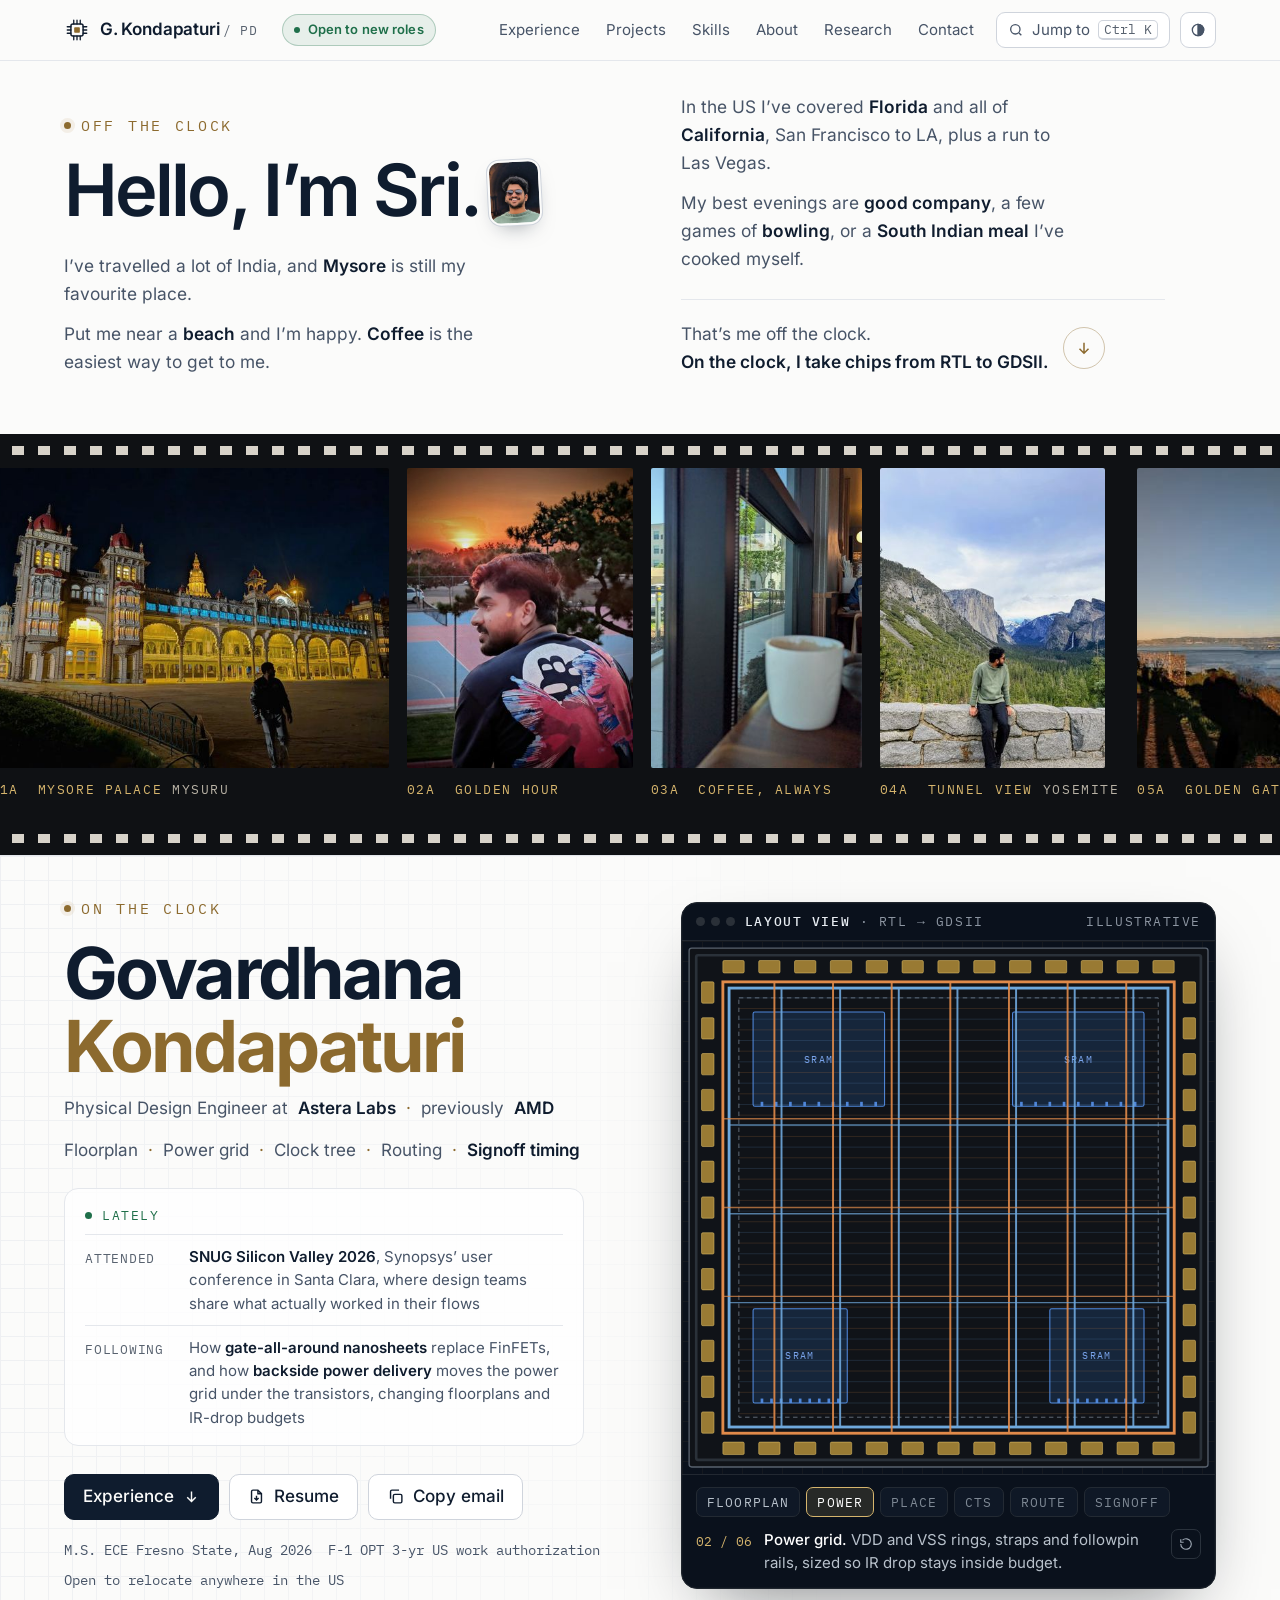
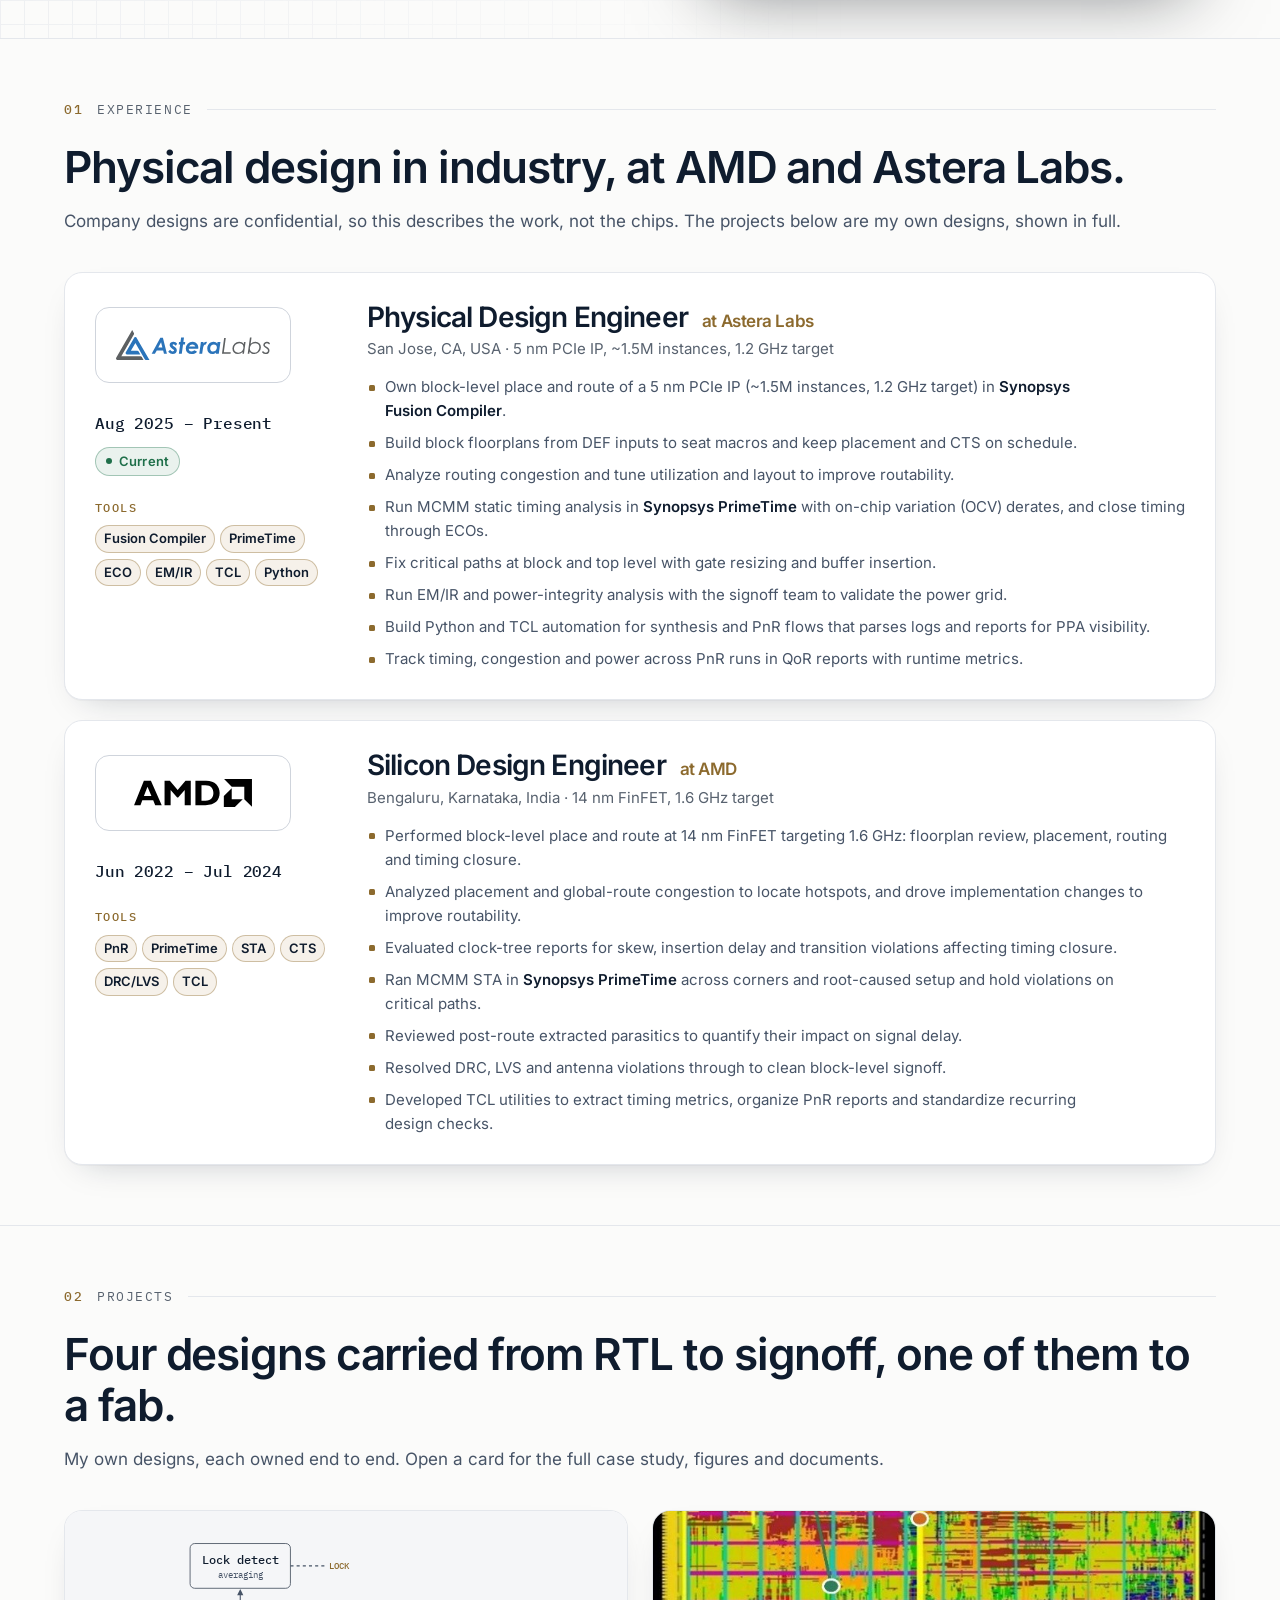
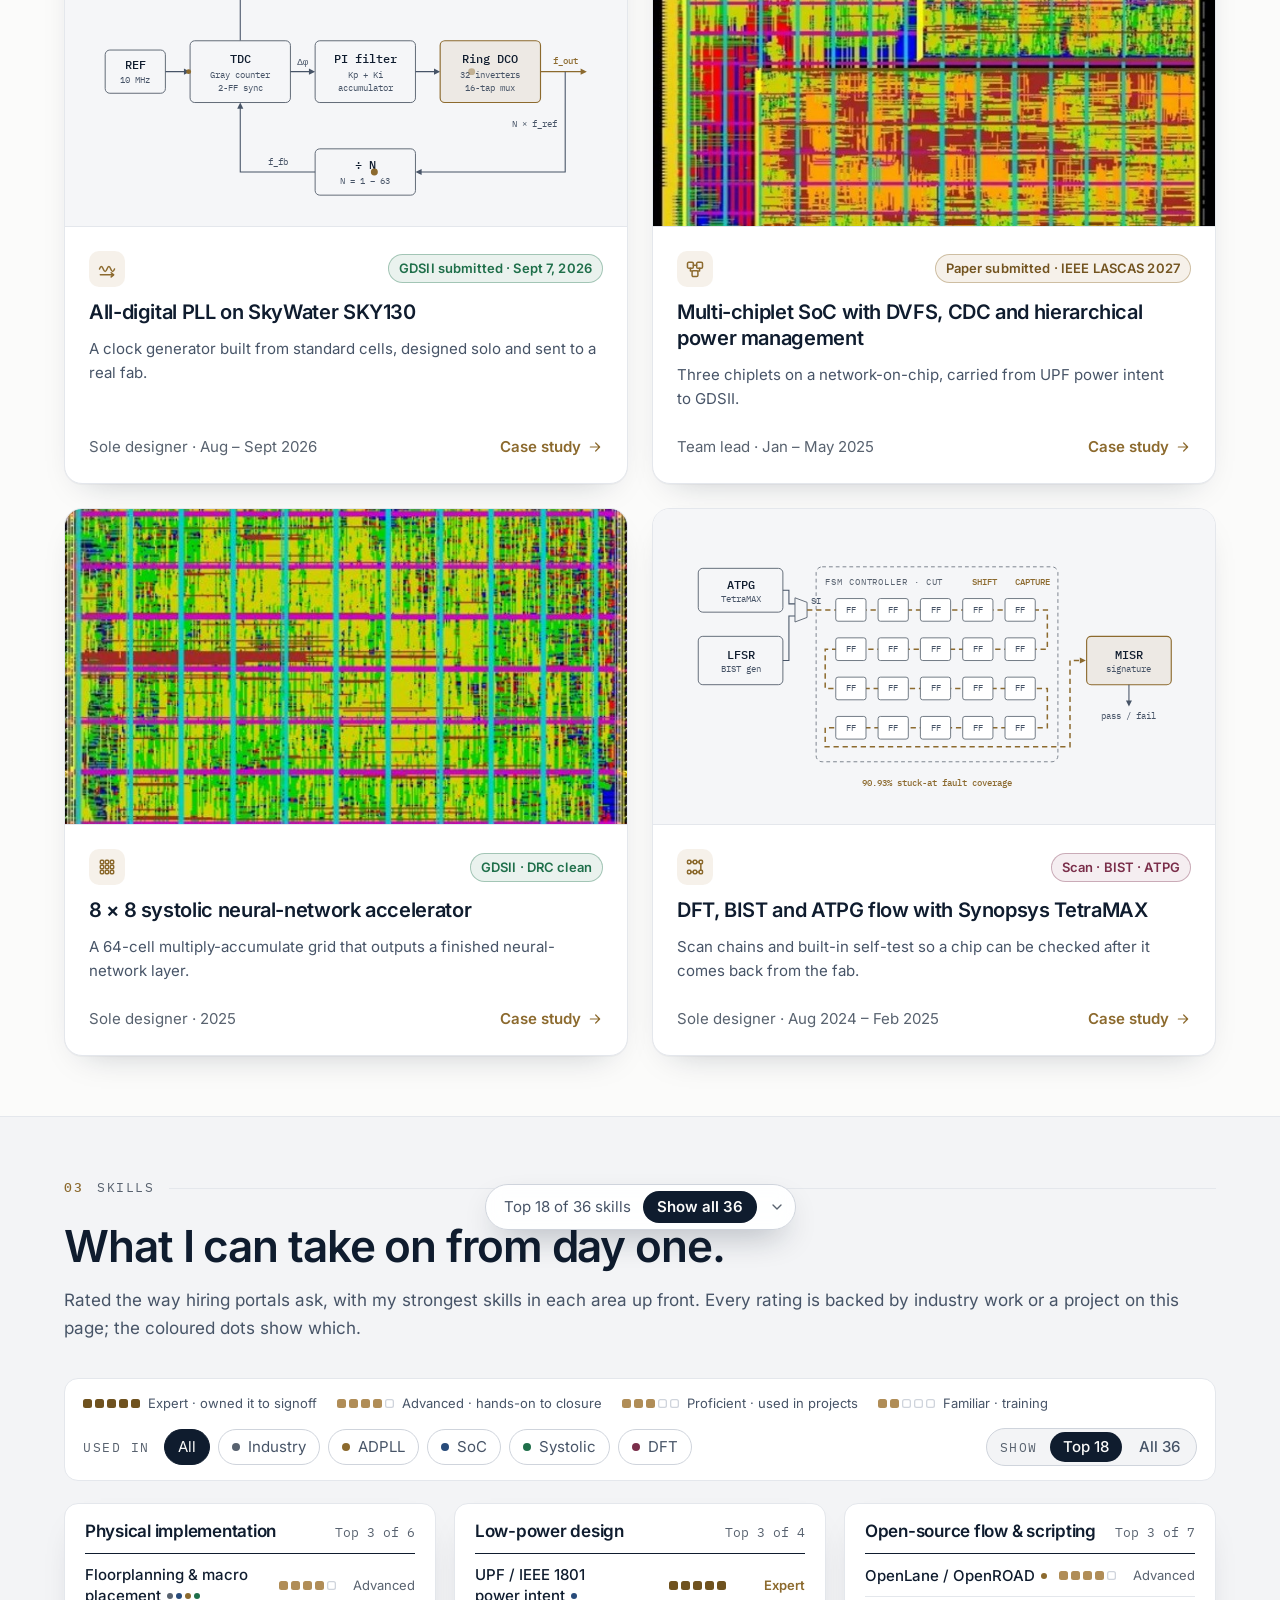
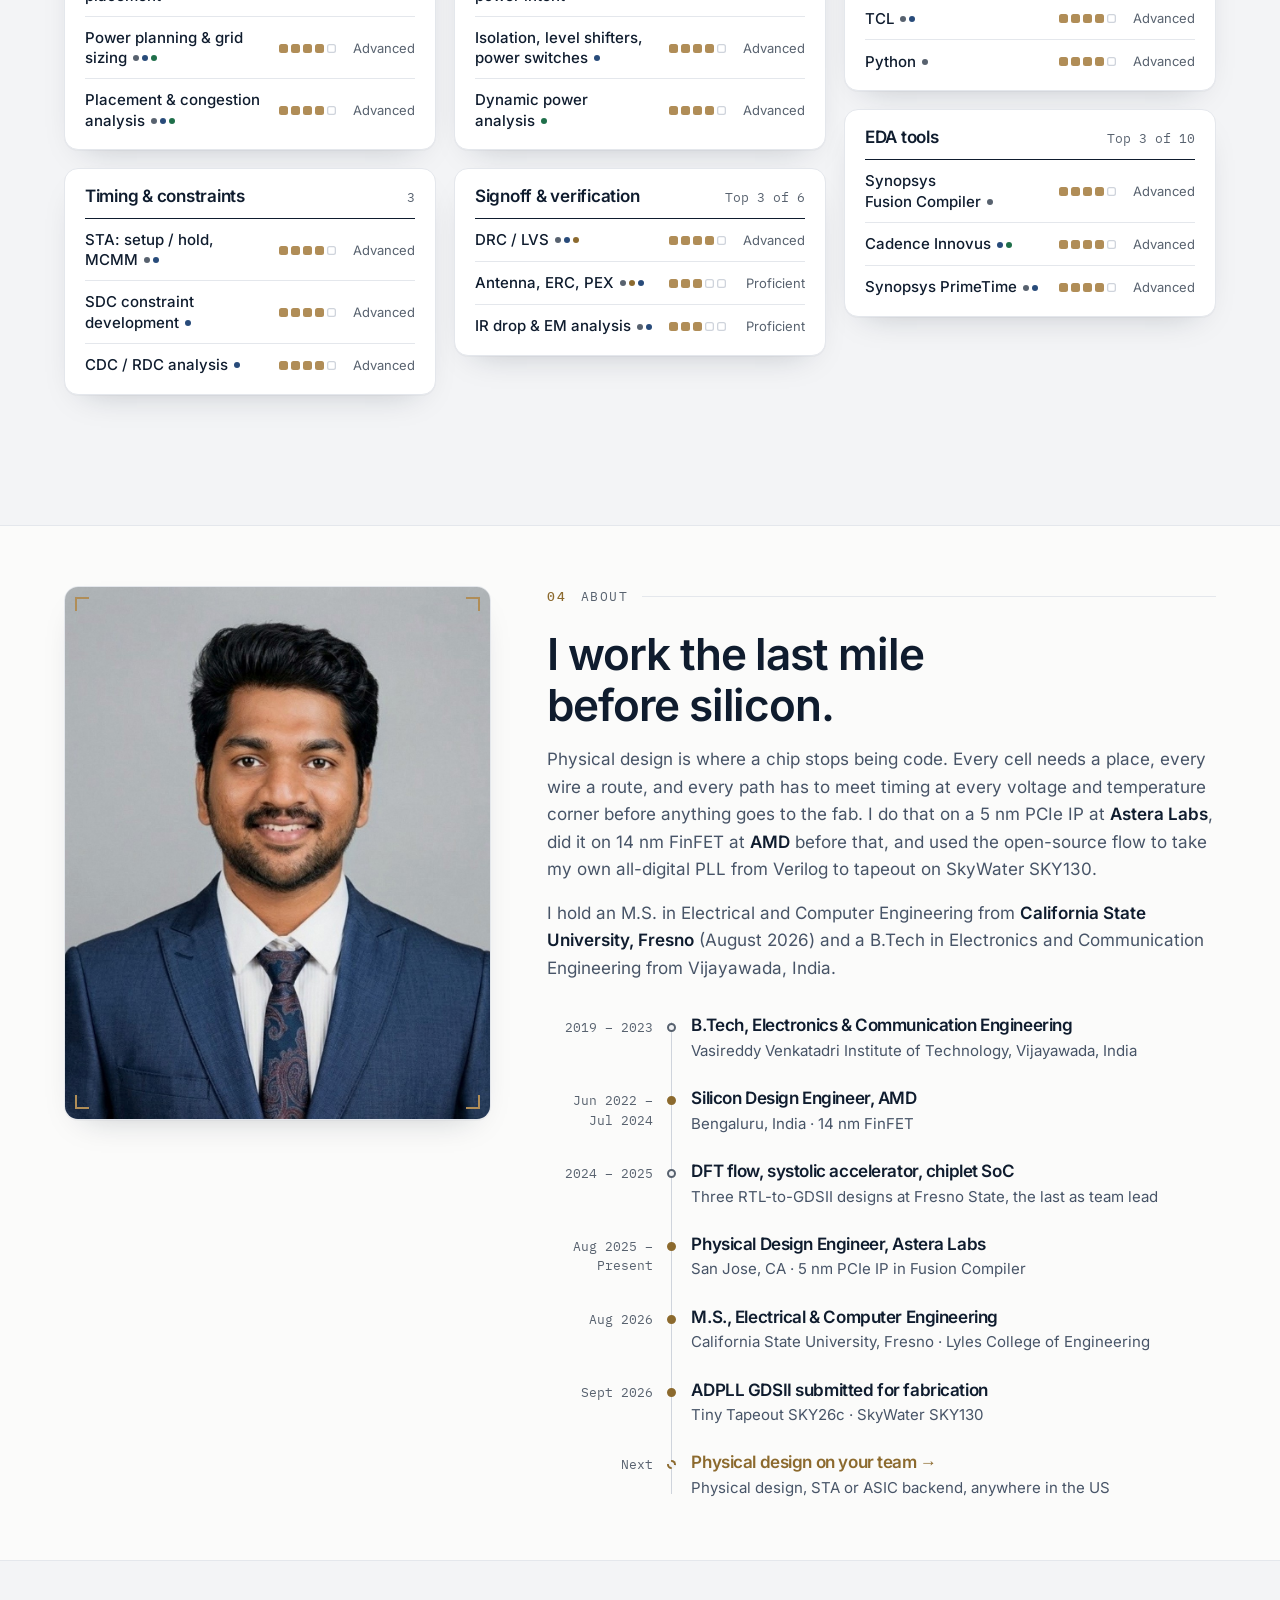
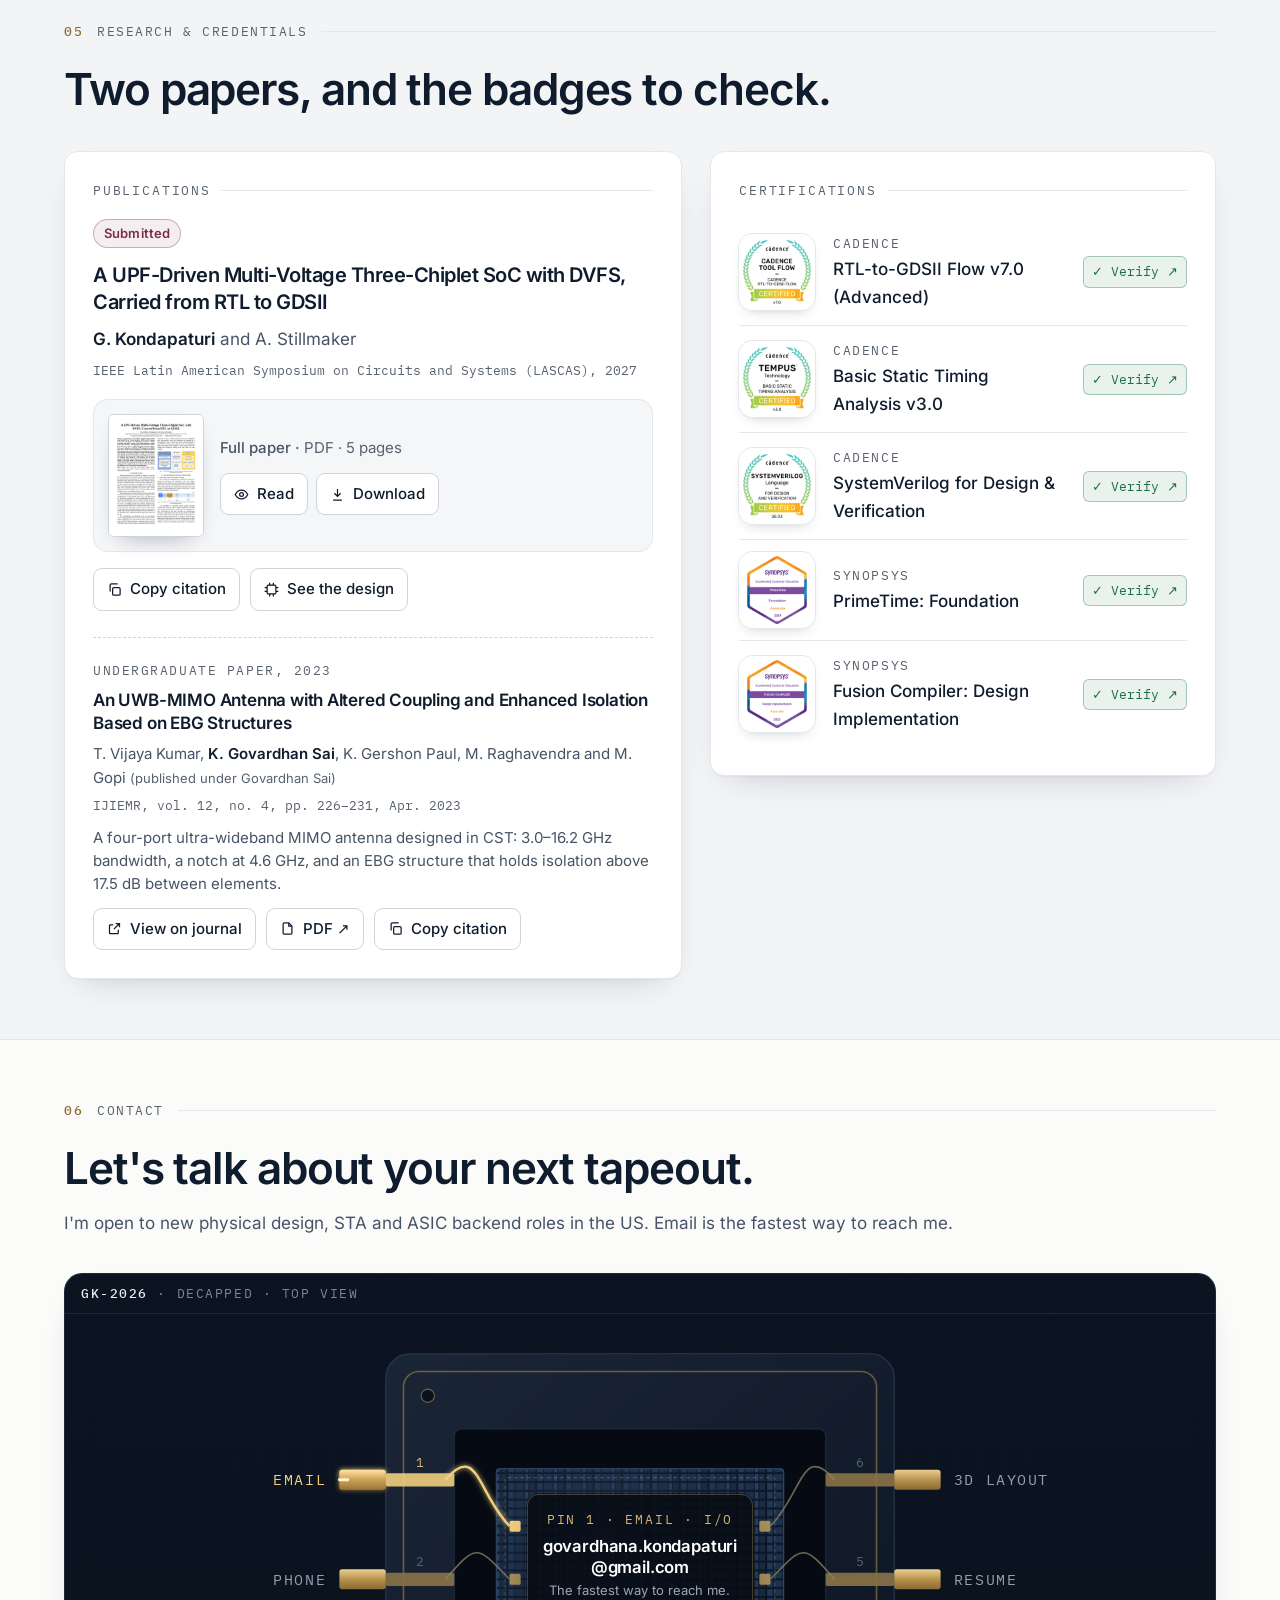
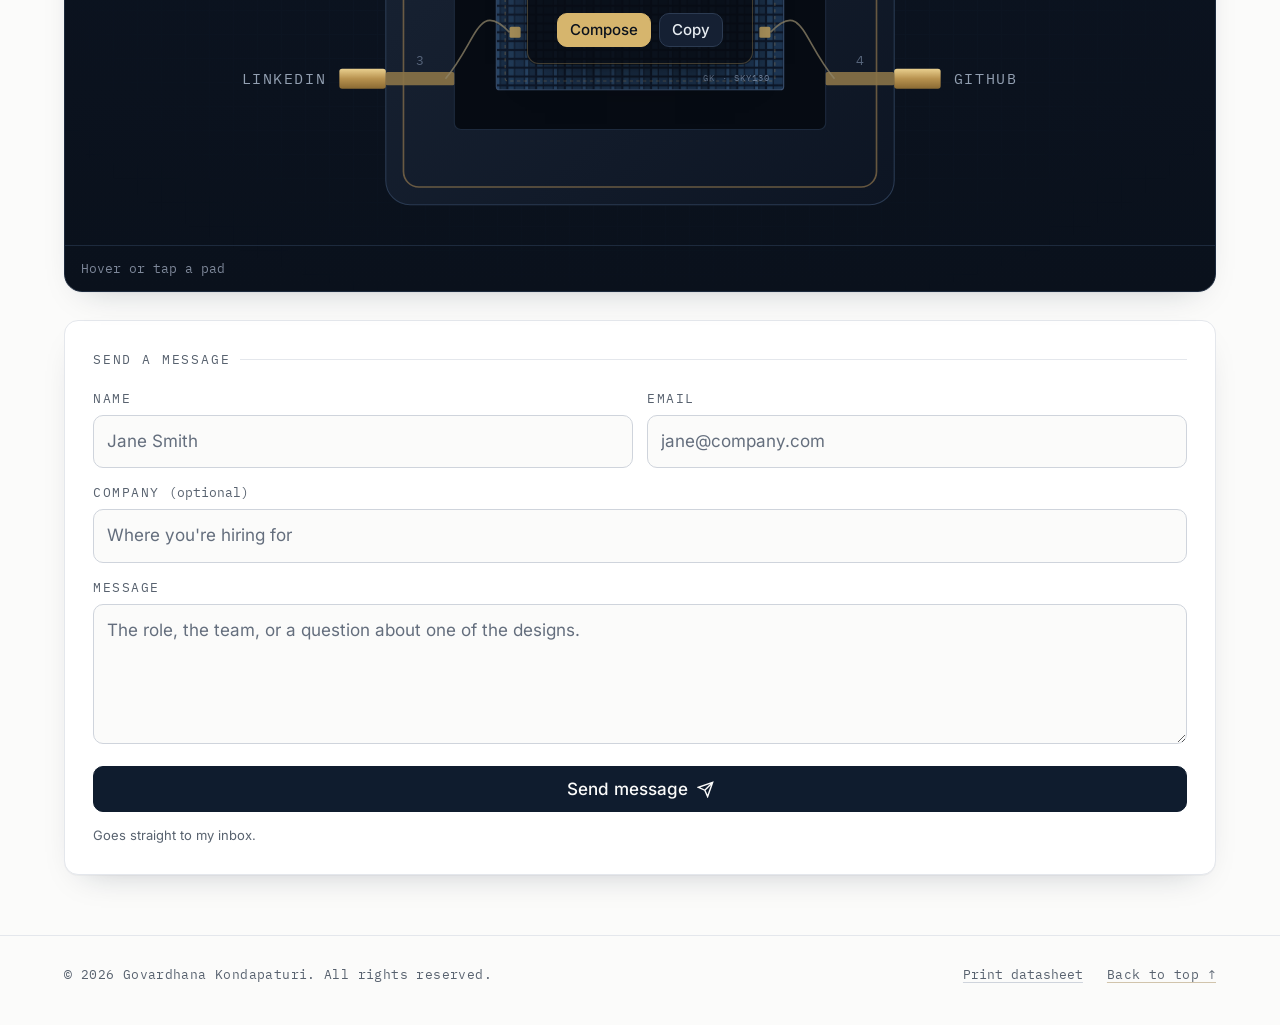
<file: index.html>
<!DOCTYPE html>
<html lang="en">
<head>
<meta charset="utf-8">
<meta name="viewport" content="width=device-width, initial-scale=1, viewport-fit=cover">
<title>Govardhana Kondapaturi · Physical Design Engineer</title>
<meta name="description" content="Physical design engineer at Astera Labs, previously AMD. Block-level place and route and signoff timing in Synopsys Fusion Compiler and PrimeTime, plus an all-digital PLL taped out on SkyWater SKY130.">
<link rel="canonical" href="https://srikondapaturi.github.io/">
<meta name="theme-color" content="#fbfbfa" media="(prefers-color-scheme: light)">
<meta name="theme-color" content="#0a111c" media="(prefers-color-scheme: dark)">
<meta property="og:type" content="website">
<meta property="og:url" content="https://srikondapaturi.github.io/">
<meta property="og:title" content="Govardhana Kondapaturi · Physical Design Engineer">
<meta property="og:description" content="Physical design engineer at Astera Labs, previously AMD. Block-level PnR and timing closure on 5 nm and 14 nm FinFET, and an all-digital PLL taped out on SkyWater SKY130.">
<meta property="og:image" content="https://srikondapaturi.github.io/og.png?v=20261028">
<meta property="og:image:width" content="1200">
<meta property="og:image:height" content="630">
<meta name="twitter:card" content="summary_large_image">
<meta name="twitter:image" content="https://srikondapaturi.github.io/og.png?v=20261028">
<link rel="icon" href="favicon.svg" type="image/svg+xml">
<link rel="preload" href="inter-var.woff2" as="font" type="font/woff2" crossorigin>
<link rel="preload" href="plex-mono-400.woff2" as="font" type="font/woff2" crossorigin>
<script>
  document.documentElement.classList.add('js');
  try{var t=localStorage.getItem('gk-theme');if(t)document.documentElement.setAttribute('data-theme',t)}catch(e){}
</script>
<link rel="stylesheet" href="site.css?v=20261028">
<link rel="stylesheet" href="hello.css?v=20261028">
<script type="application/ld+json">
{
  "@context":"https://schema.org",
  "@type":"Person",
  "name":"Govardhana Kondapaturi",
  "jobTitle":"Physical Design Engineer",
  "worksFor":{"@type":"Organization","name":"Astera Labs"},
  "url":"https://srikondapaturi.github.io/",
  "email":"mailto:govardhana.kondapaturi@gmail.com",
  "address":{"@type":"PostalAddress","addressLocality":"Fresno","addressRegion":"CA","addressCountry":"US"},
  "alumniOf":[
    {"@type":"CollegeOrUniversity","name":"California State University, Fresno"},
    {"@type":"CollegeOrUniversity","name":"Vasireddy Venkatadri Institute of Technology"}
  ],
  "knowsAbout":["Physical design","Static timing analysis","RTL-to-GDSII","Clock tree synthesis","UPF low-power implementation","Synopsys Fusion Compiler","Synopsys PrimeTime","Cadence Innovus","SkyWater SKY130","OpenROAD"],
  "sameAs":["https://www.linkedin.com/in/sri-kondapaturi/","https://github.com/SriKondapaturi"]
}
</script>
</head>
<body>
<svg aria-hidden="true" style="position:absolute;width:0;height:0;overflow:hidden">
 <defs>
  <symbol id="i-doc" viewBox="0 0 24 24"><path d="M14 3H7a2 2 0 0 0-2 2v14a2 2 0 0 0 2 2h10a2 2 0 0 0 2-2V8z"/><path d="M14 3v5h5M12 11v6M9 14l3 3 3-3"/></symbol>
  <symbol id="i-mail" viewBox="0 0 24 24"><rect x="3" y="5" width="18" height="14" rx="2.5"/><path d="m4 7 8 6 8-6"/></symbol>
  <symbol id="i-in" viewBox="0 0 24 24"><rect x="3" y="3" width="18" height="18" rx="3.5"/><path d="M8 10.5V16M8 7.6v.1M11.5 16v-5.5M11.5 13c0-1.6 1-2.6 2.4-2.6s2.1 1 2.1 2.6V16"/></symbol>
  <symbol id="i-arrow" viewBox="0 0 24 24"><path d="M5 12h14M13 6l6 6-6 6"/></symbol>
  <symbol id="i-back" viewBox="0 0 24 24"><path d="M19 12H5M11 6l-6 6 6 6"/></symbol>
  <symbol id="i-pll" viewBox="0 0 24 24"><path d="M3 12c1.5-4 3-4 4.5 0s3 4 4.5 0 3-4 4.5 0 3 4 4.5 0"/><path d="M4 19h16M17 16.5l3 2.5-3 2.5"/></symbol>
  <symbol id="i-chiplet" viewBox="0 0 24 24"><rect x="3" y="4" width="7" height="7" rx="1.5"/><rect x="14" y="4" width="7" height="7" rx="1.5"/><rect x="8.5" y="14" width="7" height="7" rx="1.5"/><path d="M10 7.5h4M6.5 11v3.5h2M17.5 11v3.5h-2"/></symbol>
  <symbol id="i-grid" viewBox="0 0 24 24"><rect x="4" y="4" width="4" height="4" rx="1"/><rect x="10" y="4" width="4" height="4" rx="1"/><rect x="16" y="4" width="4" height="4" rx="1"/><rect x="4" y="10" width="4" height="4" rx="1"/><rect x="10" y="10" width="4" height="4" rx="1"/><rect x="16" y="10" width="4" height="4" rx="1"/><rect x="4" y="16" width="4" height="4" rx="1"/><rect x="10" y="16" width="4" height="4" rx="1"/><rect x="16" y="16" width="4" height="4" rx="1"/></symbol>
  <symbol id="i-chain" viewBox="0 0 24 24"><rect x="3" y="4" width="4" height="4" rx="1"/><rect x="10" y="4" width="4" height="4" rx="1"/><rect x="17" y="4" width="4" height="4" rx="1"/><rect x="17" y="16" width="4" height="4" rx="1"/><rect x="10" y="16" width="4" height="4" rx="1"/><rect x="3" y="16" width="4" height="4" rx="1"/><path d="M7 6h3M14 6h3M19 8v8M17 18h-3M10 18H7"/></symbol>
 </defs>
</svg>
<a class="skip" href="#main">Skip to content</a>

<!-- ============ nav ============ -->
<header class="nav">
  <div class="wrap">
    <a class="mark" href="#top" aria-label="Govardhana Kondapaturi, home">
      <svg viewBox="0 0 32 32" aria-hidden="true" fill="none">
        <rect x="8.5" y="8.5" width="15" height="15" rx="2.5" stroke="currentColor" stroke-width="1.8"/>
        <rect x="12.5" y="12.5" width="7" height="7" rx="1" fill="var(--cu)"/>
        <path d="M12 8.5V4M16 8.5V4M20 8.5V4M12 28v-4.5M16 28v-4.5M20 28v-4.5M8.5 12H4M8.5 16H4M8.5 20H4M28 12h-4.5M28 16h-4.5M28 20h-4.5" stroke="currentColor" stroke-width="1.6" stroke-linecap="round"/>
      </svg>
      <span>G. Kondapaturi <span class="sub">/ PD</span></span>
    </a>
    <span class="nstat"><i aria-hidden="true"></i>Open to new roles</span>
    <nav class="links" aria-label="Sections">
      <a href="#experience">Experience</a>
      <a href="#work">Projects</a>
      <a href="#skills">Skills</a>
      <a href="#about">About</a>
      <a href="#research">Research</a>
      <a href="#contact">Contact</a>
    </nav>
    <button class="nbtn" id="palBtn" type="button" aria-haspopup="dialog" aria-controls="pal">
      <svg viewBox="0 0 24 24" fill="none" stroke="currentColor" stroke-width="2" aria-hidden="true"><circle cx="11" cy="11" r="7"/><path d="m20 20-3.5-3.5"/></svg>
      <span class="k-lbl">Jump to</span><span class="menu-lbl">Menu</span><kbd id="kbdHint">⌘K</kbd>
    </button>
    <button class="nbtn icon" id="themeBtn" type="button" aria-label="Switch colour theme" title="Switch theme">
      <svg viewBox="0 0 24 24" fill="none" stroke="currentColor" stroke-width="2" aria-hidden="true"><circle cx="12" cy="12" r="8.5"/><path d="M12 3.5v17a8.5 8.5 0 0 0 0-17z" fill="currentColor"/></svg>
    </button>
  </div>
  <div class="trace" id="trace"></div>
</header>

<main id="main">

<!-- ================================================================
     00 · HELLO  (off the clock)
     ================================================================ -->
<section id="hello" class="hello hB" aria-labelledby="hello-h">
  <div class="wrap hB-top">
    <div class="hl-body">
      <p class="hl-eyebrow">Off the clock</p>
      <h2 class="hl-h" id="hello-h">Hello, I&rsquo;m <span class="hl-last">Sri.<button type="button" class="hl-me" data-full="sri-face-full.jpg" aria-label="Open photo of Sri"><img src="sri-face.jpg" width="320" height="400" alt="Sri, smiling, in sunglasses and a green sweater" decoding="async"></button></span></h2>
      <p>I&rsquo;ve travelled a lot of India, and <b>Mysore</b> is still my favourite place.</p>
      <p>Put me near a <b>beach</b> and I&rsquo;m happy. <b>Coffee</b> is the easiest way to get to me.</p>
    </div>
    <div class="hl-body">
      <p>In the US I&rsquo;ve covered <b>Florida</b> and all of <b>California</b>, San Francisco to LA, plus a run to Las Vegas.</p>
      <p>My best evenings are <b>good company</b>, a few games of <b>bowling</b>, or a <b>South Indian meal</b> I&rsquo;ve cooked myself.</p>
      <p class="hl-bridge"><a href="#top"><span>That&rsquo;s me off the clock. <b>On the clock, I take chips from RTL to GDSII.</b></span><i class="arr"><svg viewBox="0 0 24 24" fill="none" stroke="currentColor" stroke-width="2" aria-hidden="true"><path d="M12 5v14M6 13l6 6 6-6"/></svg></i></a></p>
    </div>
  </div>
  <div class="film" role="region" aria-label="Photos, off the clock">
    <div class="film-sc">
      <div class="film-tr">
        <button type="button" class="fr" aria-label="Open photo: Mysore Palace"><img src="01-mysore-s.jpg" data-full="01-mysore.jpg" width="1280" height="963" alt="Sri walking past Mysore Palace, lit up at night" loading="lazy" decoding="async" draggable="false"><span class="cap">01A &nbsp;Mysore Palace<span>Mysuru</span></span></button>
        <button type="button" class="fr" aria-label="Open photo: Golden hour"><img src="02-golden-hour-s.jpg" data-full="02-golden-hour.jpg" width="963" height="1280" alt="Sri looking over his shoulder at sunset" loading="lazy" decoding="async" draggable="false"><span class="cap">02A &nbsp;Golden hour</span></button>
        <button type="button" class="fr" aria-label="Open photo: Coffee, always"><img src="03-coffee-s.jpg" data-full="03-coffee.jpg" width="775" height="1100" alt="A cup of coffee on a cafe window ledge" loading="lazy" decoding="async" draggable="false"><span class="cap">03A &nbsp;Coffee, always</span></button>
        <button type="button" class="fr" aria-label="Open photo: Tunnel View"><img src="04-yosemite-s.jpg" data-full="04-yosemite.jpg" width="960" height="1280" alt="Sri sitting on the wall at Tunnel View, Yosemite" loading="lazy" decoding="async" draggable="false"><span class="cap">04A &nbsp;Tunnel View<span>Yosemite</span></span></button>
        <button type="button" class="fr" aria-label="Open photo: Golden Gate"><img src="05-golden-gate-s.jpg" data-full="05-golden-gate.jpg" width="1144" height="369" alt="Sri in front of the Golden Gate Bridge at sunset" loading="lazy" decoding="async" draggable="false"><span class="cap">05A &nbsp;Golden Gate<span>San Francisco</span></span></button>
        <button type="button" class="fr" aria-label="Open photo: Southernmost Point"><img src="06-key-west-s.jpg" data-full="06-key-west.jpg" width="1204" height="1490" alt="Sri beside the Southernmost Point marker in Key West at night" loading="lazy" decoding="async" draggable="false"><span class="cap">06A &nbsp;Southernmost Point<span>Key West</span></span></button>
        <button type="button" class="fr" aria-label="Open photo: On the water"><img src="07-florida-s.jpg" data-full="07-florida.jpg" width="1010" height="1400" alt="Sri on a fishing boat off Florida, holding up his catch" loading="lazy" decoding="async" draggable="false"><span class="cap">07A &nbsp;On the water<span>Florida</span></span></button>
        <button type="button" class="fr" aria-label="Open photo: Bowling"><img src="08-bowling-s.jpg" data-full="08-bowling.jpg" width="676" height="1110" alt="Sri releasing a bowling ball down a lane at Fresno State" loading="lazy" decoding="async" draggable="false"><span class="cap">08A &nbsp;Bowling<span>Fresno State</span></span></button>
        <button type="button" class="fr" aria-label="Open photo: In the kitchen"><img src="09-kitchen-s.jpg" data-full="09-kitchen.jpg" width="963" height="1280" alt="Sri in a chef hat, holding a pizza" loading="lazy" decoding="async" draggable="false"><span class="cap">09A &nbsp;In the kitchen</span></button>
        <button type="button" class="fr" aria-label="Open photo: Red Fort"><img src="10-red-fort-s.jpg" data-full="10-red-fort.jpg" width="1280" height="717" alt="The Red Fort in Delhi" loading="lazy" decoding="async" draggable="false"><span class="cap">10A &nbsp;Red Fort<span>Delhi</span></span></button>
      </div>
    </div>
  </div>
  <dialog class="lb" id="lb" aria-label="Photo">
    <img alt="">
    <div class="lb-bar">
      <span class="t"></span>
      <button type="button" class="p" aria-label="Previous"><svg viewBox="0 0 24 24" fill="none" stroke="currentColor" stroke-width="2" aria-hidden="true"><path d="M15 6l-6 6 6 6"/></svg></button>
      <button type="button" class="n" aria-label="Next"><svg viewBox="0 0 24 24" fill="none" stroke="currentColor" stroke-width="2" aria-hidden="true"><path d="M9 6l6 6-6 6"/></svg></button>
      <button type="button" class="x" aria-label="Close"><svg viewBox="0 0 24 24" fill="none" stroke="currentColor" stroke-width="2" aria-hidden="true"><path d="M6 6l12 12M18 6 6 18"/></svg></button>
    </div>
  </dialog>
</section>

<!-- ================================================================
     HERO
     ================================================================ -->
<div class="hero" id="top">
  <div class="wrap">
    <div>
      <p class="eyebrow hl-eyebrow">On the clock</p>
      <h1 class="name"><span>Govardhana</span><span>Kondapaturi</span></h1>
      <p class="nowrole">Physical Design Engineer at <b>Astera Labs</b><i>·</i>previously <b>AMD</b></p>
      <p class="caps" aria-label="What I do"><span>Floorplan</span><i>·</i><span>Power grid</span><i>·</i><span>Clock tree</span><i>·</i><span>Routing</span><i>·</i><b>Signoff timing</b></p>
      <div class="now" aria-labelledby="now-h">
        <p class="now-h" id="now-h"><span class="pulse"></span>Lately</p>
        <dl>
          <div><dt>Attended</dt><dd><b>SNUG Silicon Valley 2026</b>, Synopsys&rsquo; user conference in Santa Clara, where design teams share what actually worked in their flows</dd></div>
          <div><dt>Following</dt><dd>How <b>gate-all-around nanosheets</b> replace FinFETs, and how <b>backside power delivery</b> moves the power grid under the transistors, changing floorplans and IR-drop budgets</dd></div>
        </dl>
      </div>

      <div class="cta">
        <a class="btn pri" href="#experience">
          Experience
          <svg viewBox="0 0 24 24" fill="none" stroke="currentColor" stroke-width="2" aria-hidden="true"><path d="M12 5v14M6 13l6 6 6-6"/></svg>
        </a>
        <a class="btn" href="Govardhana_Kondapaturi_Resume.pdf?v=20261028" download>
          <svg viewBox="0 0 24 24" fill="none" stroke="currentColor" stroke-width="2" aria-hidden="true"><path d="M14 3H7a2 2 0 0 0-2 2v14a2 2 0 0 0 2 2h10a2 2 0 0 0 2-2V8z"/><path d="M14 3v5h5M12 11v6M9 14l3 3 3-3"/></svg>
          Resume
        </a>
        <button class="btn" type="button" data-copy="govardhana.kondapaturi@gmail.com" data-toast="Email copied">
          <svg viewBox="0 0 24 24" fill="none" stroke="currentColor" stroke-width="2" aria-hidden="true"><rect x="9" y="9" width="12" height="12" rx="2"/><path d="M5 15V5a2 2 0 0 1 2-2h10"/></svg>
          Copy email
        </button>
      </div>

      <p class="status">
        <span><i>M.S. ECE</i> Fresno State, Aug 2026</span>
        <span><i>F-1 OPT</i> 3-yr US work authorization</span>
        <span><i>Open to relocate</i> anywhere in the US</span>
      </p>
    </div>

    <!-- layout viewer -->
    <div class="die" role="group" aria-label="Animated illustration of a chip going from floorplan to signoff">
      <div class="die-bar">
        <span class="dots" aria-hidden="true"><i></i><i></i><i></i></span>
        <span><b>Layout view</b><span class="die-sub"> · RTL → GDSII</span></span>
        <span class="grow"></span>
        <span class="illus">Illustrative</span>
      </div>
      <div class="die-view">
        <svg id="die" class="s0" viewBox="0 0 600 600" role="img" aria-label="A die with IO pads, macros, power grid, standard-cell rows, clock tree and routing, built up stage by stage"></svg>
      </div>
      <div class="die-foot">
        <div class="stages" id="stages" role="tablist" aria-label="Flow stage"></div>
        <div class="cap">
          <span class="n" id="capN">00 / 06</span>
          <p id="capT" aria-live="polite">Loading the flow…</p>
          <button class="replay" id="replay" type="button" aria-label="Replay the flow animation" title="Replay">
            <svg viewBox="0 0 24 24" fill="none" stroke="currentColor" stroke-width="2" aria-hidden="true"><path d="M3 12a9 9 0 1 0 3-6.7"/><path d="M3 4v5h5"/></svg>
          </button>
        </div>
      </div>
    </div>
  </div>
</div>


<!-- ================================================================
     01 · WORK
     ================================================================ -->
<section id="experience" class="xp">
  <div class="wrap">
    <div class="sec-top rv">
      <div class="sh"><span class="no">01</span><span>Experience</span><span class="rl"></span></div>
      <h2 class="h2">Physical design in industry, at AMD and Astera Labs.</h2>
      <p class="lead">Company designs are confidential, so this describes the work, not the chips. The projects below are my own designs, shown in full.</p>
    </div>
    <ol class="xp-list">
      <li class="xp-i rv">
        <div class="xp-side"><div class="xp-when"><span class="xp-logo wm al"><img src="logo-astera.svg?v=20261028" alt="Astera Labs logo" width="1542" height="303" decoding="async"></span><span class="xp-date">Aug 2025 – Present</span><span class="st ok"><span class="pulse"></span>Current</span></div><div class="xp-tools"><span class="xp-tl">Tools</span><p class="xp-tags"><span>Fusion Compiler</span><span>PrimeTime</span><span>ECO</span><span>EM/IR</span><span>TCL</span><span>Python</span></p></div></div>
        <div class="xp-body">
          <h3 class="xp-h"><span class="xp-t">Physical Design Engineer</span><span class="xp-at">at Astera Labs</span></h3>
          <p class="xp-meta">San Jose, CA, USA · 5&nbsp;nm PCIe IP, ~1.5M instances, 1.2&nbsp;GHz target</p>
          <ul>
            <li>Own block-level place and route of a 5&nbsp;nm PCIe IP (~1.5M instances, 1.2&nbsp;GHz target) in <b>Synopsys Fusion Compiler</b>.</li>
            <li>Build block floorplans from DEF inputs to seat macros and keep placement and CTS on schedule.</li>
            <li>Analyze routing congestion and tune utilization and layout to improve routability.</li>
            <li>Run MCMM static timing analysis in <b>Synopsys PrimeTime</b> with on-chip variation (OCV) derates, and close timing through ECOs.</li>
            <li>Fix critical paths at block and top level with gate resizing and buffer insertion.</li>
            <li>Run EM/IR and power-integrity analysis with the signoff team to validate the power grid.</li>
            <li>Build Python and TCL automation for synthesis and PnR flows that parses logs and reports for PPA visibility.</li>
            <li>Track timing, congestion and power across PnR runs in QoR reports with runtime metrics.</li>
          </ul>
        </div>
      </li>
      <li class="xp-i rv">
        <div class="xp-side"><div class="xp-when"><span class="xp-logo wm amd"><img src="logo-amd.svg?v=20261028" alt="AMD logo" width="800" height="191" decoding="async"></span><span class="xp-date">Jun 2022 – Jul 2024</span></div><div class="xp-tools"><span class="xp-tl">Tools</span><p class="xp-tags"><span>PnR</span><span>PrimeTime</span><span>STA</span><span>CTS</span><span>DRC/LVS</span><span>TCL</span></p></div></div>
        <div class="xp-body">
          <h3 class="xp-h"><span class="xp-t">Silicon Design Engineer</span><span class="xp-at">at AMD</span></h3>
          <p class="xp-meta">Bengaluru, Karnataka, India · 14&nbsp;nm FinFET, 1.6&nbsp;GHz target</p>
          <ul>
            <li>Performed block-level place and route at 14&nbsp;nm FinFET targeting 1.6&nbsp;GHz: floorplan review, placement, routing and timing closure.</li>
            <li>Analyzed placement and global-route congestion to locate hotspots, and drove implementation changes to improve routability.</li>
            <li>Evaluated clock-tree reports for skew, insertion delay and transition violations affecting timing closure.</li>
            <li>Ran MCMM STA in <b>Synopsys PrimeTime</b> across corners and root-caused setup and hold violations on critical paths.</li>
            <li>Reviewed post-route extracted parasitics to quantify their impact on signal delay.</li>
            <li>Resolved DRC, LVS and antenna violations through to clean block-level signoff.</li>
            <li>Developed TCL utilities to extract timing metrics, organize PnR reports and standardize recurring design checks.</li>
          </ul>
        </div>
      </li>
    </ol>
  </div>
</section>

<section id="work">
  <div class="wrap">
    <div class="sec-top rv">
      <div class="sh"><span class="no">02</span><span>Projects</span><span class="rl"></span></div>
      <h2 class="h2">Four designs carried from RTL to signoff, one of them to a&nbsp;fab.</h2>
      <p class="lead">My own designs, each owned end to end. Open a card for the full case study, figures and documents.</p>
    </div>
    <div class="cards">
      <a class="pcard rv" href="adpll.html" id="card-adpll">
        <div class="pc-vis"><svg class="dg" viewBox="0 0 640 372" role="img" aria-label="ADPLL block diagram: reference into TDC, PI loop filter, ring DCO, divide-by-N feedback, lock detector">
              <!-- lock detector -->
              <rect class="bx" x="118" y="24" width="130" height="58" rx="6"/>
              <text class="t1" x="183" y="50" text-anchor="middle">Lock detect</text>
              <text class="t2" x="183" y="69" text-anchor="middle">averaging</text>
              <path class="w" d="M183 150V90"/><path class="ar" d="M183 83l-4 8h8z"/>
              <path class="w dash" d="M248 53H292"/><text class="tc" x="298" y="57">LOCK</text>
              <!-- ref -->
              <rect class="bx" x="8" y="162" width="78" height="56" rx="6"/>
              <text class="t1" x="47" y="186" text-anchor="middle">REF</text>
              <text class="t2" x="47" y="205" text-anchor="middle">10 MHz</text>
              <path class="w" d="M86 190H111"/><path class="ar" d="M118 190l-8-4v8z"/>
              <!-- TDC -->
              <rect class="bx" x="118" y="150" width="130" height="80" rx="6"/>
              <text class="t1" x="183" y="179" text-anchor="middle">TDC</text>
              <text class="t2" x="183" y="198" text-anchor="middle">Gray counter</text>
              <text class="t2" x="183" y="215" text-anchor="middle">2-FF sync</text>
              <path class="w" d="M248 190H273"/><path class="ar" d="M280 190l-8-4v8z"/>
              <text class="t2" x="264" y="181" text-anchor="middle">Δφ</text>
              <!-- PI -->
              <rect class="bx" x="280" y="150" width="130" height="80" rx="6"/>
              <text class="t1" x="345" y="179" text-anchor="middle">PI filter</text>
              <text class="t2" x="345" y="198" text-anchor="middle">Kp + Ki</text>
              <text class="t2" x="345" y="215" text-anchor="middle">accumulator</text>
              <path class="w" d="M410 190H435"/><path class="ar" d="M442 190l-8-4v8z"/>
              <!-- DCO -->
              <rect class="bx hot" x="442" y="150" width="130" height="80" rx="6"/>
              <text class="t1" x="507" y="179" text-anchor="middle">Ring DCO</text>
              <text class="t2" x="507" y="198" text-anchor="middle">32 inverters</text>
              <text class="t2" x="507" y="215" text-anchor="middle">16-tap mux</text>
              <path class="w cu" d="M572 190H625"/><path class="ar cu" d="M632 190l-8-4v8z"/>
              <text class="tc" x="604" y="180" text-anchor="middle">f_out</text>
              <!-- feedback -->
              <path class="w" d="M604 190V320H417"/><path class="ar" d="M410 320l8-4v8z"/>
              <rect class="bx" x="280" y="290" width="130" height="60" rx="6"/>
              <text class="t1" x="345" y="316" text-anchor="middle">÷ N</text>
              <text class="t2" x="345" y="336" text-anchor="middle">N = 1 – 63</text>
              <path class="w" d="M280 320H183V237"/><path class="ar" d="M183 230l-4 8h8z"/>
              <text class="t2" x="232" y="311" text-anchor="middle">f_fb</text>
              <text class="t2" x="594" y="262" text-anchor="end">N × f_ref</text>
              <!-- signal travelling the loop -->
              <circle class="blip" r="4.5"><animateMotion dur="4.6s" repeatCount="indefinite" path="M248 190H604V320H183V230"/></circle>
              <circle class="blip" r="4.5" opacity=".45"><animateMotion dur="4.6s" begin="-2.3s" repeatCount="indefinite" path="M248 190H604V320H183V230"/></circle>
              <circle class="blip" r="3.2"><animateMotion dur="1.15s" repeatCount="indefinite" path="M86 190H118"/></circle>
            </svg></div>
        <div class="pc-body">
          <div class="pc-top"><span class="pc-ic"><svg class="ic" aria-hidden="true"><use href="#i-pll"/></svg></span><span class="st ok">GDSII submitted · Sept 7, 2026</span></div>
          <h3>All-digital PLL on SkyWater SKY130</h3>
          <p>A clock generator built from standard cells, designed solo and sent to a real fab.</p>
          <div class="pc-foot"><span>Sole designer · Aug – Sept 2026</span><span class="go">Case study <svg class="ic" aria-hidden="true"><use href="#i-arrow"/></svg></span></div>
        </div>
      </a>
      <a class="pcard rv" href="soc.html" id="card-soc">
        <div class="pc-vis is-img"><img src="soc-layout.jpg" alt="" loading="lazy" decoding="async"></div>
        <div class="pc-body">
          <div class="pc-top"><span class="pc-ic"><svg class="ic" aria-hidden="true"><use href="#i-chiplet"/></svg></span><span class="st cu">Paper submitted · IEEE LASCAS 2027</span></div>
          <h3>Multi-chiplet SoC with DVFS, CDC and hierarchical power management</h3>
          <p>Three chiplets on a network-on-chip, carried from UPF power intent to GDSII.</p>
          <div class="pc-foot"><span>Team lead · Jan – May 2025</span><span class="go">Case study <svg class="ic" aria-hidden="true"><use href="#i-arrow"/></svg></span></div>
        </div>
      </a>
      <a class="pcard rv" href="systolic.html" id="card-npu">
        <div class="pc-vis is-img"><img src="systolic-layout.jpg" alt="" loading="lazy" decoding="async"></div>
        <div class="pc-body">
          <div class="pc-top"><span class="pc-ic"><svg class="ic" aria-hidden="true"><use href="#i-grid"/></svg></span><span class="st ok">GDSII · DRC clean</span></div>
          <h3>8 × 8 systolic neural-network accelerator</h3>
          <p>A 64-cell multiply-accumulate grid that outputs a finished neural-network layer.</p>
          <div class="pc-foot"><span>Sole designer · 2025</span><span class="go">Case study <svg class="ic" aria-hidden="true"><use href="#i-arrow"/></svg></span></div>
        </div>
      </a>
      <a class="pcard rv" href="dft.html" id="card-dft">
        <div class="pc-vis"><svg class="dg" id="figDft" viewBox="0 0 640 380" role="img" aria-label="Scan chain through a grid of flip-flops fed by ATPG or an LFSR and compacted by a MISR"></svg></div>
        <div class="pc-body">
          <div class="pc-top"><span class="pc-ic"><svg class="ic" aria-hidden="true"><use href="#i-chain"/></svg></span><span class="st am">Scan · BIST · ATPG</span></div>
          <h3>DFT, BIST and ATPG flow with Synopsys TetraMAX</h3>
          <p>Scan chains and built-in self-test so a chip can be checked after it comes back from the fab.</p>
          <div class="pc-foot"><span>Sole designer · Aug 2024 – Feb 2025</span><span class="go">Case study <svg class="ic" aria-hidden="true"><use href="#i-arrow"/></svg></span></div>
        </div>
      </a>
    </div>
  </div>
</section>

<!-- ================================================================
     02 · SKILLS
     ================================================================ -->
<section id="skills" class="alt">
  <div class="wrap">
    <div class="sec-top rv">
      <div class="sh"><span class="no">03</span><span>Skills</span><span class="rl"></span></div>
      <h2 class="h2">What I can take on from day one.</h2>
      <p class="lead">Rated the way hiring portals ask, with my strongest skills in each area up front. Every rating is backed by industry work or a project on this page; the coloured dots show which.</p>
    </div>

    <div class="sk-bar rv">
      <div class="legend" aria-label="Rating scale">
        <span><b class="lv" data-lv="5"><i></i><i></i><i></i><i></i><i></i></b>Expert · owned it to signoff</span>
        <span><b class="lv" data-lv="4"><i></i><i></i><i></i><i></i><i></i></b>Advanced · hands-on to closure</span>
        <span><b class="lv" data-lv="3"><i></i><i></i><i></i><i></i><i></i></b>Proficient · used in projects</span>
        <span><b class="lv" data-lv="2"><i></i><i></i><i></i><i></i><i></i></b>Familiar · training</span>
      </div>
      <div class="filter" role="group" aria-label="Highlight skills by project">
        <span class="lbl">Used in</span>
        <button class="fchip" type="button" data-f="all" aria-pressed="true">All</button>
        <button class="fchip" type="button" data-f="work" aria-pressed="false"><i class="p-work"></i>Industry</button>
        <button class="fchip" type="button" data-f="adpll" aria-pressed="false"><i class="p-adpll"></i>ADPLL</button>
        <button class="fchip" type="button" data-f="soc" aria-pressed="false"><i class="p-soc"></i>SoC</button>
        <button class="fchip" type="button" data-f="npu" aria-pressed="false"><i class="p-npu"></i>Systolic</button>
        <button class="fchip" type="button" data-f="dft" aria-pressed="false"><i class="p-dft"></i>DFT</button>
      </div>
    </div>

    <!-- To change a rating, edit data-lv="1..5" on that skill. The dots and the label follow automatically. -->
    <div class="skgrid" id="skgrid">
      <article class="skc" data-g="pi"><header><h3>Physical implementation</h3><span class="cnt">6</span></header><ul><li class="sk" data-p="soc adpll npu work"><div class="sk-top"><span class="sk-n">Floorplanning &amp; macro <span class="nw">placement <span class="tg" role="img" aria-label="Used in industry work, SoC, ADPLL, Systolic"><i class="p-work" title="Industry"></i><i class="p-soc" title="SoC"></i><i class="p-adpll" title="ADPLL"></i><i class="p-npu" title="Systolic"></i></span></span></span><span class="lv" data-lv="4" role="img" aria-label="4 out of 5"><i></i><i></i><i></i><i></i><i></i></span></div></li><li class="sk" data-p="soc npu work"><div class="sk-top"><span class="sk-n">Power planning &amp; grid <span class="nw">sizing <span class="tg" role="img" aria-label="Used in industry work, SoC, Systolic"><i class="p-work" title="Industry"></i><i class="p-soc" title="SoC"></i><i class="p-npu" title="Systolic"></i></span></span></span><span class="lv" data-lv="4" role="img" aria-label="4 out of 5"><i></i><i></i><i></i><i></i><i></i></span></div></li><li class="sk" data-p="soc npu work"><div class="sk-top"><span class="sk-n">Placement &amp; congestion <span class="nw">analysis <span class="tg" role="img" aria-label="Used in industry work, SoC, Systolic"><i class="p-work" title="Industry"></i><i class="p-soc" title="SoC"></i><i class="p-npu" title="Systolic"></i></span></span></span><span class="lv" data-lv="4" role="img" aria-label="4 out of 5"><i></i><i></i><i></i><i></i><i></i></span></div></li><li class="sk" data-p="soc adpll npu work"><div class="sk-top"><span class="sk-n">Clock tree <span class="nw">synthesis <span class="tg" role="img" aria-label="Used in industry work, SoC, ADPLL, Systolic"><i class="p-work" title="Industry"></i><i class="p-soc" title="SoC"></i><i class="p-adpll" title="ADPLL"></i><i class="p-npu" title="Systolic"></i></span></span></span><span class="lv" data-lv="4" role="img" aria-label="4 out of 5"><i></i><i></i><i></i><i></i><i></i></span></div></li><li class="sk" data-p="soc adpll npu work"><div class="sk-top"><span class="sk-n">Routing &amp; DRC <span class="nw">fixing <span class="tg" role="img" aria-label="Used in industry work, SoC, ADPLL, Systolic"><i class="p-work" title="Industry"></i><i class="p-soc" title="SoC"></i><i class="p-adpll" title="ADPLL"></i><i class="p-npu" title="Systolic"></i></span></span></span><span class="lv" data-lv="4" role="img" aria-label="4 out of 5"><i></i><i></i><i></i><i></i><i></i></span></div></li><li class="sk" data-p="soc work"><div class="sk-top"><span class="sk-n">Timing &amp; IR-drop <span class="nw">ECOs <span class="tg" role="img" aria-label="Used in industry work, SoC"><i class="p-work" title="Industry"></i><i class="p-soc" title="SoC"></i></span></span></span><span class="lv" data-lv="4" role="img" aria-label="4 out of 5"><i></i><i></i><i></i><i></i><i></i></span></div></li></ul></article><article class="skc" data-g="sta"><header><h3>Timing & constraints</h3><span class="cnt">3</span></header><ul><li class="sk" data-p="soc work"><div class="sk-top"><span class="sk-n">STA: setup / hold, <span class="nw">MCMM <span class="tg" role="img" aria-label="Used in industry work, SoC"><i class="p-work" title="Industry"></i><i class="p-soc" title="SoC"></i></span></span></span><span class="lv" data-lv="4" role="img" aria-label="4 out of 5"><i></i><i></i><i></i><i></i><i></i></span></div></li><li class="sk" data-p="soc"><div class="sk-top"><span class="sk-n">SDC constraint <span class="nw">development <span class="tg" role="img" aria-label="Used in SoC"><i class="p-soc" title="SoC"></i></span></span></span><span class="lv" data-lv="4" role="img" aria-label="4 out of 5"><i></i><i></i><i></i><i></i><i></i></span></div></li><li class="sk" data-p="soc"><div class="sk-top"><span class="sk-n">CDC / RDC <span class="nw">analysis <span class="tg" role="img" aria-label="Used in SoC"><i class="p-soc" title="SoC"></i></span></span></span><span class="lv" data-lv="4" role="img" aria-label="4 out of 5"><i></i><i></i><i></i><i></i><i></i></span></div></li></ul></article><article class="skc" data-g="lp"><header><h3>Low-power design</h3><span class="cnt">4</span></header><ul><li class="sk" data-p="soc"><div class="sk-top"><span class="sk-n">UPF / IEEE 1801 power <span class="nw">intent <span class="tg" role="img" aria-label="Used in SoC"><i class="p-soc" title="SoC"></i></span></span></span><span class="lv" data-lv="5" role="img" aria-label="5 out of 5"><i></i><i></i><i></i><i></i><i></i></span></div></li><li class="sk" data-p="soc"><div class="sk-top"><span class="sk-n">Isolation, level shifters, power <span class="nw">switches <span class="tg" role="img" aria-label="Used in SoC"><i class="p-soc" title="SoC"></i></span></span></span><span class="lv" data-lv="4" role="img" aria-label="4 out of 5"><i></i><i></i><i></i><i></i><i></i></span></div></li><li class="sk" data-p="npu"><div class="sk-top"><span class="sk-n">Dynamic power <span class="nw">analysis <span class="tg" role="img" aria-label="Used in Systolic"><i class="p-npu" title="Systolic"></i></span></span></span><span class="lv" data-lv="4" role="img" aria-label="4 out of 5"><i></i><i></i><i></i><i></i><i></i></span></div></li><li class="sk" data-p="soc"><div class="sk-top"><span class="sk-n"><span class="nw">DVFS <span class="tg" role="img" aria-label="Used in SoC"><i class="p-soc" title="SoC"></i></span></span></span><span class="lv" data-lv="3" role="img" aria-label="3 out of 5"><i></i><i></i><i></i><i></i><i></i></span></div></li></ul></article><article class="skc" data-g="so"><header><h3>Signoff & verification</h3><span class="cnt">6</span></header><ul><li class="sk" data-p="soc adpll work"><div class="sk-top"><span class="sk-n">DRC / <span class="nw">LVS <span class="tg" role="img" aria-label="Used in industry work, SoC, ADPLL"><i class="p-work" title="Industry"></i><i class="p-soc" title="SoC"></i><i class="p-adpll" title="ADPLL"></i></span></span></span><span class="lv" data-lv="4" role="img" aria-label="4 out of 5"><i></i><i></i><i></i><i></i><i></i></span></div></li><li class="sk" data-p="adpll soc work"><div class="sk-top"><span class="sk-n">Antenna, ERC, <span class="nw">PEX <span class="tg" role="img" aria-label="Used in industry work, ADPLL, SoC"><i class="p-work" title="Industry"></i><i class="p-adpll" title="ADPLL"></i><i class="p-soc" title="SoC"></i></span></span></span><span class="lv" data-lv="3" role="img" aria-label="3 out of 5"><i></i><i></i><i></i><i></i><i></i></span></div></li><li class="sk" data-p="soc work"><div class="sk-top"><span class="sk-n">IR drop &amp; EM <span class="nw">analysis <span class="tg" role="img" aria-label="Used in industry work, SoC"><i class="p-work" title="Industry"></i><i class="p-soc" title="SoC"></i></span></span></span><span class="lv" data-lv="3" role="img" aria-label="3 out of 5"><i></i><i></i><i></i><i></i><i></i></span></div></li><li class="sk" data-p="soc"><div class="sk-top"><span class="sk-n">Logic equivalence <span class="nw">(LEC) <span class="tg" role="img" aria-label="Used in SoC"><i class="p-soc" title="SoC"></i></span></span></span><span class="lv" data-lv="3" role="img" aria-label="3 out of 5"><i></i><i></i><i></i><i></i><i></i></span></div></li><li class="sk" data-p="dft soc"><div class="sk-top"><span class="sk-n">DFT: scan &amp; <span class="nw">ATPG <span class="tg" role="img" aria-label="Used in DFT, SoC"><i class="p-dft" title="DFT"></i><i class="p-soc" title="SoC"></i></span></span></span><span class="lv" data-lv="3" role="img" aria-label="3 out of 5"><i></i><i></i><i></i><i></i><i></i></span></div></li><li class="sk" data-p="dft"><div class="sk-top"><span class="sk-n">Gate-level sim with <span class="nw">SDF <span class="tg" role="img" aria-label="Used in DFT"><i class="p-dft" title="DFT"></i></span></span></span><span class="lv" data-lv="3" role="img" aria-label="3 out of 5"><i></i><i></i><i></i><i></i><i></i></span></div></li></ul></article><article class="skc" data-g="code"><header><h3>Open-source flow & scripting</h3><span class="cnt">7</span></header><ul><li class="sk" data-p="adpll"><div class="sk-top"><span class="sk-n">OpenLane / <span class="nw">OpenROAD <span class="tg" role="img" aria-label="Used in ADPLL"><i class="p-adpll" title="ADPLL"></i></span></span></span><span class="lv" data-lv="4" role="img" aria-label="4 out of 5"><i></i><i></i><i></i><i></i><i></i></span></div></li><li class="sk" data-p="adpll"><div class="sk-top"><span class="sk-n">Magic · <span class="nw">KLayout <span class="tg" role="img" aria-label="Used in ADPLL"><i class="p-adpll" title="ADPLL"></i></span></span></span><span class="lv" data-lv="3" role="img" aria-label="3 out of 5"><i></i><i></i><i></i><i></i><i></i></span></div></li><li class="sk" data-p="soc work"><div class="sk-top"><span class="sk-n"><span class="nw">TCL <span class="tg" role="img" aria-label="Used in industry work, SoC"><i class="p-work" title="Industry"></i><i class="p-soc" title="SoC"></i></span></span></span><span class="lv" data-lv="4" role="img" aria-label="4 out of 5"><i></i><i></i><i></i><i></i><i></i></span></div></li><li class="sk" data-p="work"><div class="sk-top"><span class="sk-n"><span class="nw">Python <span class="tg" role="img" aria-label="Used in industry work"><i class="p-work" title="Industry"></i></span></span></span><span class="lv" data-lv="4" role="img" aria-label="4 out of 5"><i></i><i></i><i></i><i></i><i></i></span></div></li><li class="sk" data-p="adpll soc npu"><div class="sk-top"><span class="sk-n">Verilog / <span class="nw">SystemVerilog <span class="tg" role="img" aria-label="Used in ADPLL, SoC, Systolic"><i class="p-adpll" title="ADPLL"></i><i class="p-soc" title="SoC"></i><i class="p-npu" title="Systolic"></i></span></span></span><span class="lv" data-lv="4" role="img" aria-label="4 out of 5"><i></i><i></i><i></i><i></i><i></i></span></div></li><li class="sk" data-p=""><div class="sk-top"><span class="sk-n">Linux</span><span class="lv" data-lv="4" role="img" aria-label="4 out of 5"><i></i><i></i><i></i><i></i><i></i></span></div></li><li class="sk" data-p=""><div class="sk-top"><span class="sk-n">Perl</span><span class="lv" data-lv="2" role="img" aria-label="2 out of 5"><i></i><i></i><i></i><i></i><i></i></span></div></li></ul></article><article class="skc" data-g="tools"><header><h3>EDA tools</h3><span class="cnt">10</span></header><ul><li class="sk" data-p="work"><div class="sk-top"><span class="sk-n">Synopsys <span class="nw">Fusion Compiler <span class="tg" role="img" aria-label="Used in industry work"><i class="p-work" title="Industry"></i></span></span></span><span class="lv" data-lv="4" role="img" aria-label="4 out of 5"><i></i><i></i><i></i><i></i><i></i></span></div></li><li class="sk" data-p="soc npu"><div class="sk-top"><span class="sk-n">Cadence <span class="nw">Innovus <span class="tg" role="img" aria-label="Used in SoC, Systolic"><i class="p-soc" title="SoC"></i><i class="p-npu" title="Systolic"></i></span></span></span><span class="lv" data-lv="4" role="img" aria-label="4 out of 5"><i></i><i></i><i></i><i></i><i></i></span></div></li><li class="sk" data-p="soc work"><div class="sk-top"><span class="sk-n">Synopsys <span class="nw">PrimeTime <span class="tg" role="img" aria-label="Used in industry work, SoC"><i class="p-work" title="Industry"></i><i class="p-soc" title="SoC"></i></span></span></span><span class="lv" data-lv="4" role="img" aria-label="4 out of 5"><i></i><i></i><i></i><i></i><i></i></span></div></li><li class="sk" data-p="soc npu dft"><div class="sk-top"><span class="sk-n">Synopsys Design <span class="nw">Compiler <span class="tg" role="img" aria-label="Used in SoC, Systolic, DFT"><i class="p-soc" title="SoC"></i><i class="p-npu" title="Systolic"></i><i class="p-dft" title="DFT"></i></span></span></span><span class="lv" data-lv="4" role="img" aria-label="4 out of 5"><i></i><i></i><i></i><i></i><i></i></span></div></li><li class="sk" data-p="soc"><div class="sk-top"><span class="sk-n">Siemens <span class="nw">Calibre <span class="tg" role="img" aria-label="Used in SoC"><i class="p-soc" title="SoC"></i></span></span></span><span class="lv" data-lv="3" role="img" aria-label="3 out of 5"><i></i><i></i><i></i><i></i><i></i></span></div></li><li class="sk" data-p="soc"><div class="sk-top"><span class="sk-n">Ansys <span class="nw">RedHawk-SC <span class="tg" role="img" aria-label="Used in SoC"><i class="p-soc" title="SoC"></i></span></span></span><span class="lv" data-lv="3" role="img" aria-label="3 out of 5"><i></i><i></i><i></i><i></i><i></i></span></div></li><li class="sk" data-p="soc"><div class="sk-top"><span class="sk-n">Synopsys <span class="nw">SpyGlass <span class="tg" role="img" aria-label="Used in SoC"><i class="p-soc" title="SoC"></i></span></span></span><span class="lv" data-lv="3" role="img" aria-label="3 out of 5"><i></i><i></i><i></i><i></i><i></i></span></div></li><li class="sk" data-p="soc"><div class="sk-top"><span class="sk-n">Cadence <span class="nw">JasperGold <span class="tg" role="img" aria-label="Used in SoC"><i class="p-soc" title="SoC"></i></span></span></span><span class="lv" data-lv="3" role="img" aria-label="3 out of 5"><i></i><i></i><i></i><i></i><i></i></span></div></li><li class="sk" data-p="soc"><div class="sk-top"><span class="sk-n">Cadence Conformal · Synopsys <span class="nw">Formality <span class="tg" role="img" aria-label="Used in SoC"><i class="p-soc" title="SoC"></i></span></span></span><span class="lv" data-lv="3" role="img" aria-label="3 out of 5"><i></i><i></i><i></i><i></i><i></i></span></div></li><li class="sk" data-p="dft"><div class="sk-top"><span class="sk-n">Synopsys <span class="nw">TetraMAX <span class="tg" role="img" aria-label="Used in DFT"><i class="p-dft" title="DFT"></i></span></span></span><span class="lv" data-lv="3" role="img" aria-label="3 out of 5"><i></i><i></i><i></i><i></i><i></i></span></div></li></ul></article>
    </div>
  </div>
</section>

<!-- ================================================================
     03 · ABOUT
     ================================================================ -->
<section id="about">
  <div class="wrap">
    <div class="about">
      <div class="portrait rv">
        <div class="pframe" id="pframe">
          <div class="ph" aria-hidden="true"><span>GK</span></div>
          <i class="tick tl"></i><i class="tick tr"></i><i class="tick bl"></i><i class="tick br"></i>
        </div>
      </div>

      <div class="rv">
        <div class="sh"><span class="no">04</span><span>About</span><span class="rl"></span></div>
        <h2 class="h2">I work the last mile before&nbsp;silicon.</h2>
        <div class="bio">
          <p>Physical design is where a chip stops being code. Every cell needs a place, every wire a route, and every path has to meet timing at every voltage and temperature corner before anything goes to the fab. I do that on a 5&nbsp;nm PCIe IP at <b>Astera Labs</b>, did it on 14&nbsp;nm FinFET at <b>AMD</b> before that, and used the open-source flow to take my own all-digital PLL from Verilog to tapeout on SkyWater SKY130.</p>
          <p>I hold an M.S. in Electrical and Computer Engineering from <b>California State University, Fresno</b> (August 2026) and a B.Tech in Electronics and Communication Engineering from Vijayawada, India.</p>
        </div>

        <h3 class="vh">Path so far</h3>
        <ol class="path">
          <li>
            <div class="when">2019 – 2023</div>
            <div>
              <h4>B.Tech, Electronics &amp; Communication Engineering</h4>
              <div class="org">Vasireddy Venkatadri Institute of Technology, Vijayawada, India</div>
            </div>
          </li>
          <li class="key">
            <div class="when">Jun 2022 –<br>Jul 2024</div>
            <div>
              <h4>Silicon Design Engineer, AMD</h4>
              <div class="org">Bengaluru, India · 14 nm FinFET</div>
            </div>
          </li>
          <li>
            <div class="when">2024 – 2025</div>
            <div>
              <h4>DFT flow, systolic accelerator, chiplet SoC</h4>
              <div class="org">Three RTL-to-GDSII designs at Fresno State, the last as team lead</div>
            </div>
          </li>
          <li class="key">
            <div class="when">Aug 2025 –<br>Present</div>
            <div>
              <h4>Physical Design Engineer, Astera Labs</h4>
              <div class="org">San Jose, CA · 5 nm PCIe IP in Fusion Compiler</div>
            </div>
          </li>
          <li class="key">
            <div class="when">Aug 2026</div>
            <div>
              <h4>M.S., Electrical &amp; Computer Engineering</h4>
              <div class="org">California State University, Fresno · Lyles College of Engineering</div>
            </div>
          </li>
          <li class="key">
            <div class="when">Sept 2026</div>
            <div>
              <h4>ADPLL GDSII submitted for fabrication</h4>
              <div class="org">Tiny Tapeout SKY26c · SkyWater SKY130</div>
            </div>
          </li>
          <li class="next">
            <div class="when">Next</div>
            <div>
              <h4><a href="#contact">Physical design on your team →</a></h4>
              <div class="org">Physical design, STA or ASIC backend, anywhere in the US</div>
            </div>
          </li>
        </ol>
      </div>
    </div>
  </div>
</section>

<!-- ================================================================
     ENDORSEMENT  (hidden until a real quote is pasted in: fill the
     <p class="q"> text, then delete the word "hidden" on the section)
     ================================================================ -->
<section id="endorse" class="endorse" hidden>
  <div class="wrap">
    <figure class="quote rv">
      <svg class="qmark" viewBox="0 0 48 36" aria-hidden="true"><path d="M0 36V21C0 9 6 2 18 0l2 5C13 7 10 11 10 17h9v19zm27 0V21C27 9 33 2 45 0l2 5c-7 2-10 6-10 12h9v19z" fill="currentColor"/></svg>
      <blockquote><p class="q"></p></blockquote>
      <figcaption>
        <b>Prof. Aaron Stillmaker</b>
        <span>Chair, Department of Electrical &amp; Computer Engineering, California State University, Fresno · research advisor</span>
      </figcaption>
    </figure>
  </div>
</section>

<!-- ================================================================
     04 · RESEARCH & CREDENTIALS
     ================================================================ -->
<section id="research" class="alt">
  <div class="wrap">
    <div class="sec-top rv">
      <div class="sh"><span class="no">05</span><span>Research &amp; credentials</span><span class="rl"></span></div>
      <h2 class="h2">Two papers, and the badges to check.</h2>
    </div>
    <div class="rc">
      <article class="card pub rv">
        <div class="card-h"><span>Publications</span><span class="rl"></span></div>
        <div class="tagrow" style="margin:0">
          <span class="st am">Submitted</span>
        </div>
        <h3>A UPF-Driven Multi-Voltage Three-Chiplet SoC with DVFS, Carried from RTL to GDSII</h3>
        <p class="auth"><b>G. Kondapaturi</b> and A. Stillmaker</p>
        <p class="venue">IEEE Latin American Symposium on Circuits and Systems (LASCAS), 2027</p>
        <div class="cite sr" id="citation">G. Kondapaturi and A. Stillmaker, "A UPF-Driven Multi-Voltage Three-Chiplet SoC with DVFS, Carried from RTL to GDSII," submitted to IEEE Latin American Symposium on Circuits and Systems (LASCAS), 2027.</div>
        <div class="doc doc-sm" data-pdf="Kondapaturi_LASCAS2027_UPF_MultiVoltage_Chiplet_SoC.pdf" data-title="A UPF-Driven Multi-Voltage Three-Chiplet SoC with DVFS, Carried from RTL to GDSII">
          <button class="doc-thumb" type="button" data-view aria-label="Read the paper: A UPF-Driven Multi-Voltage Three-Chiplet SoC with DVFS, Carried from RTL to GDSII">
            <img src="lascas-p1.webp" alt="" loading="lazy" decoding="async" width="520" height="673">
            <span class="doc-open" aria-hidden="true">Read</span>
          </button>
          <div class="doc-meta">
            <b class="doc-t">Full paper</b>
            <span class="doc-s">PDF · 5 pages</span>
            <div class="doc-act">
              <button class="clink" type="button" data-view>
                <svg viewBox="0 0 24 24" fill="none" stroke="currentColor" stroke-width="2" aria-hidden="true"><path d="M2 12s3.5-7 10-7 10 7 10 7-3.5 7-10 7S2 12 2 12z"/><circle cx="12" cy="12" r="3"/></svg>
                Read
              </button>
              <a class="clink" href="Kondapaturi_LASCAS2027_UPF_MultiVoltage_Chiplet_SoC.pdf" download>
                <svg viewBox="0 0 24 24" fill="none" stroke="currentColor" stroke-width="2" aria-hidden="true"><path d="M12 3v12M7 10l5 5 5-5M5 21h14"/></svg>
                Download
              </a>
            </div>
          </div>
        </div>
        <div class="clinks">
          <button class="clink" type="button" data-copy-from="#citation" data-toast="Citation copied">
            <svg viewBox="0 0 24 24" fill="none" stroke="currentColor" stroke-width="2" aria-hidden="true"><rect x="9" y="9" width="12" height="12" rx="2"/><path d="M5 15V5a2 2 0 0 1 2-2h10"/></svg>
            Copy citation
          </button>
          <a class="clink" href="soc.html">
            <svg viewBox="0 0 24 24" fill="none" stroke="currentColor" stroke-width="2" aria-hidden="true"><rect x="5" y="5" width="14" height="14" rx="2"/><path d="M9 1v4M15 1v4M9 19v4M15 19v4M1 9h4M1 15h4M19 9h4M19 15h4"/></svg>
            See the design
          </a>
        </div>
        <div class="pub2">
          <div class="pub2-k">Undergraduate paper, 2023</div>
          <h4>An UWB-MIMO Antenna with Altered Coupling and Enhanced Isolation Based on EBG Structures</h4>
          <p class="auth">T. Vijaya Kumar, <b>K. Govardhan Sai</b>, K. Gershon Paul, M. Raghavendra and M. Gopi <span class="aka">(published under Govardhan Sai)</span></p>
          <p class="venue">IJIEMR, vol. 12, no. 4, pp. 226–231, Apr. 2023</p>
          <p class="pub2-d">A four-port ultra-wideband MIMO antenna designed in CST: 3.0–16.2 GHz bandwidth, a notch at 4.6 GHz, and an EBG structure that holds isolation above 17.5 dB between elements.</p>
          <div class="cite sr" id="citation2">T. Vijaya Kumar, K. Govardhan Sai, K. Gershon Paul, M. Raghavendra and M. Gopi, "An UWB-MIMO Antenna with Altered Coupling and Enhanced Isolation Based on EBG Structures," International Journal for Innovative Engineering and Management Research (IJIEMR), vol. 12, no. 4, pp. 226–231, Apr. 2023, doi: 10.48047/IJIEMR/V12/ISSUE 04/30.</div>
          <div class="clinks">
            <a class="clink" href="https://ijiemr.org/downloads/paper/Volume-12/an-uwb-mimo-antenna-with-altered-coupling-and-enhanced-isolation-based-on-ebg-structures" target="_blank" rel="noopener">
              <svg viewBox="0 0 24 24" fill="none" stroke="currentColor" stroke-width="2" aria-hidden="true"><path d="M14 4h6v6M20 4l-9 9M18 14v5a1 1 0 0 1-1 1H5a1 1 0 0 1-1-1V7a1 1 0 0 1 1-1h5"/></svg>
              View on journal
            </a>
            <a class="clink" href="https://ijiemr.org/public/uploads/paper/327981680857955.pdf" target="_blank" rel="noopener">
              <svg viewBox="0 0 24 24" fill="none" stroke="currentColor" stroke-width="2" aria-hidden="true"><path d="M14 3H7a2 2 0 0 0-2 2v14a2 2 0 0 0 2 2h10a2 2 0 0 0 2-2V8z"/><path d="M14 3v5h5"/></svg>
              PDF ↗
            </a>
            <button class="clink" type="button" data-copy-from="#citation2" data-toast="Citation copied">
              <svg viewBox="0 0 24 24" fill="none" stroke="currentColor" stroke-width="2" aria-hidden="true"><rect x="9" y="9" width="12" height="12" rx="2"/><path d="M5 15V5a2 2 0 0 1 2-2h10"/></svg>
              Copy citation
            </button>
          </div>
        </div>
      </article>

      <div class="card certs-card rv">
        <div class="card-h"><span>Certifications</span><span class="rl"></span></div>
        <ul class="certs">
          <li><a href="https://www.credly.com/badges/4142bae6-cac7-4032-86a7-2ef338a541c8/public_url" target="_blank" rel="noopener"><span class="bd"><img src="badge-cadence-rtl2gdsii.png" alt="" width="76" height="76" loading="lazy" decoding="async" onerror="this.parentNode.classList.add('x')"><b>C</b></span><span class="v">Cadence</span><span class="n">RTL-to-GDSII Flow v7.0 (Advanced)</span><span class="go">✓ Verify ↗</span></a></li>
          <li><a href="https://www.credly.com/badges/9df3b569-fdbd-4721-b610-9cb0029a3a0e/public_url" target="_blank" rel="noopener"><span class="bd"><img src="badge-cadence-sta.png" alt="" width="76" height="76" loading="lazy" decoding="async" onerror="this.parentNode.classList.add('x')"><b>C</b></span><span class="v">Cadence</span><span class="n">Basic Static Timing Analysis v3.0</span><span class="go">✓ Verify ↗</span></a></li>
          <li><a href="https://www.credly.com/badges/e5762499-e65d-4e5a-904a-0e7fc6a4804a/public_url" target="_blank" rel="noopener"><span class="bd"><img src="badge-cadence-systemverilog.png" alt="" width="76" height="76" loading="lazy" decoding="async" onerror="this.parentNode.classList.add('x')"><b>C</b></span><span class="v">Cadence</span><span class="n">SystemVerilog for Design &amp; Verification</span><span class="go">✓ Verify ↗</span></a></li>
          <li><a href="https://www.credly.com/badges/1d9fcf2a-54c4-4a9a-b4c8-488da6aad843/public_url" target="_blank" rel="noopener"><span class="bd"><img src="badge-synopsys-primetime.png" alt="" width="76" height="76" loading="lazy" decoding="async" onerror="this.parentNode.classList.add('x')"><b>S</b></span><span class="v">Synopsys</span><span class="n">PrimeTime: Foundation</span><span class="go">✓ Verify ↗</span></a></li>
          <li><a href="https://www.credly.com/badges/aef90420-aa41-410e-92ec-ab96c8857df0/public_url" target="_blank" rel="noopener"><span class="bd"><img src="badge-synopsys-fusion-compiler.png" alt="" width="76" height="76" loading="lazy" decoding="async" onerror="this.parentNode.classList.add('x')"><b>S</b></span><span class="v">Synopsys</span><span class="n">Fusion Compiler: Design Implementation</span><span class="go">✓ Verify ↗</span></a></li>
        </ul>
      </div>
    </div>
  </div>
</section>

<!-- ================================================================
     05 · CONTACT
     ================================================================ -->
<section id="contact">
  <div class="wrap">
    <div class="sec-top rv">
      <div class="sh"><span class="no">06</span><span>Contact</span><span class="rl"></span></div>
      <h2 class="h2">Let's talk about your next tapeout.</h2>
      <p class="lead">I'm open to new physical design, STA and ASIC backend roles in the US. Email is the fastest way to reach me.</p>
    </div>

    <div class="contact">
      <div class="bw rv" id="bondout">
        <div class="bw-top"><span><b>GK-2026</b> · decapped · top view</span></div>
        <div class="bw-stage">
          <svg viewBox="0 0 760 480" role="group" aria-label="A chip package with six bond-wired pads. Each pad is a way to contact me.">
            <defs>
              <linearGradient id="bwGold" x1="0" y1="0" x2="0" y2="1"><stop offset="0" stop-color="#e9cf8e"/><stop offset=".5" stop-color="#b8924f"/><stop offset="1" stop-color="#8a6a33"/></linearGradient>
              <linearGradient id="bwBody" x1="0" y1="0" x2="1" y2="1"><stop offset="0" stop-color="#1a2536"/><stop offset="1" stop-color="#0d1523"/></linearGradient>
              <radialGradient id="bwShine" cx=".35" cy=".3" r=".9"><stop offset="0" stop-color="#2a3a55" stop-opacity=".55"/><stop offset="1" stop-color="#0b1220" stop-opacity="0"/></radialGradient>
              <pattern id="bwCells" width="26" height="8" patternUnits="userSpaceOnUse">
                <rect width="26" height="8" fill="#0d1728"/>
                <rect x="1" y="1" width="5" height="6" fill="#23405f"/><rect x="7" y="1" width="8" height="6" fill="#1d3552"/><rect x="16" y="1" width="3" height="6" fill="#2b4b6e"/><rect x="20" y="1" width="5" height="6" fill="#1a3049"/>
              </pattern>
              <filter id="bwGlow" x="-50%" y="-50%" width="200%" height="200%"><feGaussianBlur stdDeviation="2.4" result="b"/><feMerge><feMergeNode in="b"/><feMergeNode in="SourceGraphic"/></feMerge></filter>
            </defs>
            <rect x="150" y="36" width="460" height="408" rx="22" fill="url(#bwBody)" stroke="#2a3a52"/>
            <rect x="166" y="52" width="428" height="376" rx="14" fill="none" stroke="#b08d57" stroke-opacity=".55" stroke-width="1.5"/>
            <circle cx="188" cy="74" r="6" fill="#0a111c" stroke="#b08d57" stroke-opacity=".6"/>
            <rect x="212" y="104" width="336" height="272" rx="6" fill="#060b13" stroke="#1d2a3d"/>
            <rect x="250" y="140" width="260" height="200" rx="3" fill="url(#bwCells)" stroke="#3a4f6e"/>
            <rect x="250" y="140" width="260" height="200" rx="3" fill="url(#bwShine)"/>
            <rect x="258" y="148" width="244" height="184" rx="2" fill="none" stroke="#b08d57" stroke-opacity=".35" stroke-dasharray="3 3"/>
            <text x="498" y="332" text-anchor="end" fill="#6d7f99" font-size="8.5" letter-spacing="1">GK · SKY130</text>
            <g id="bwPins"></g>
          </svg>
          <div class="bw-ro" aria-live="polite"><div class="bw-ro-in" id="bwRo"></div></div>
        </div>
        <div class="bw-foot"><span>Hover or tap a pad</span></div>
        <p class="bw-print"><span>govardhana.kondapaturi@gmail.com</span><span>+1 (559) 777-9189</span><span>linkedin.com/in/sri-kondapaturi</span><span>github.com/SriKondapaturi</span><span>srikondapaturi.github.io</span></p>
      </div>

      <div class="card rv" id="formCard">
        <div class="card-h"><span>Send a message</span><span class="rl"></span></div>
        <form class="msg" id="msgForm" action="https://formspree.io/f/mqpabpkp" method="POST" novalidate>
          <div class="f2">
            <div class="fld"><label for="f-name">Name</label><input id="f-name" name="name" type="text" autocomplete="name" required placeholder="Jane Smith"></div>
            <div class="fld"><label for="f-email">Email</label><input id="f-email" name="email" type="email" autocomplete="email" required placeholder="jane@company.com"></div>
          </div>
          <div class="fld"><label for="f-co">Company <span style="text-transform:none;letter-spacing:0">(optional)</span></label><input id="f-co" name="company" type="text" autocomplete="organization" placeholder="Where you're hiring for"></div>
          <div class="fld"><label for="f-msg">Message</label><textarea id="f-msg" name="message" required placeholder="The role, the team, or a question about one of the designs."></textarea></div>
          <input type="hidden" name="_subject" value="Portfolio message: srikondapaturi.github.io">
          <input class="hp" type="text" name="_gotcha" tabindex="-1" autocomplete="off" aria-hidden="true">
          <button class="btn pri" type="submit">
            Send message
            <svg viewBox="0 0 24 24" fill="none" stroke="currentColor" stroke-width="2" aria-hidden="true"><path d="M22 2 11 13M22 2l-7 20-4-9-9-4z"/></svg>
          </button>
          <p class="fnote" id="fnote">Goes straight to my inbox.</p>
        </form>
        <div class="fsent" role="status">
          <svg viewBox="0 0 24 24" width="36" height="36" fill="none" stroke="var(--ok)" stroke-width="2" style="margin:0 auto" aria-hidden="true"><circle cx="12" cy="12" r="10"/><path d="m8 12 3 3 5-6"/></svg>
          <h4>Message sent</h4>
          <p>Thanks. I'll reply from govardhana.kondapaturi@gmail.com.</p>
        </div>
      </div>
    </div>
  </div>
</section>

</main>

<nav class="dock" id="dock" aria-label="Quick contact">
  <a class="dk pri" href="Govardhana_Kondapaturi_Resume.pdf?v=20261028" download><svg class="ic" aria-hidden="true"><use href="#i-doc"/></svg><span>Resume</span></a>
  <a class="dk" href="mailto:govardhana.kondapaturi@gmail.com"><svg class="ic" aria-hidden="true"><use href="#i-mail"/></svg><span>Email</span></a>
  <a class="dk" href="https://www.linkedin.com/in/sri-kondapaturi/" target="_blank" rel="noopener"><svg class="ic" aria-hidden="true"><use href="#i-in"/></svg><span>LinkedIn</span></a>
</nav>


<footer>
  <div class="wrap">
    <span>© 2026 Govardhana Kondapaturi. All rights reserved.</span>
    <span class="grow"></span>
    <button type="button" id="printBtn">Print datasheet</button>
    <a href="#top">Back to top ↑</a>
  </div>
</footer>

<!-- ============ PDF reader ============ -->
<div class="pdfv" id="pdfv" role="dialog" aria-modal="true" aria-labelledby="pdfvT" hidden>
  <div class="pdfv-box">
    <div class="pdfv-bar">
      <b id="pdfvT">Document</b>
      <span class="grow"></span>
      <a class="clink" id="pdfvNew" href="#" target="_blank" rel="noopener">Open in new tab ↗</a>
      <a class="clink" id="pdfvDl" href="#" download>Download</a>
      <button class="pdfv-x" type="button" id="pdfvX" aria-label="Close">×</button>
    </div>
    <iframe id="pdfvF" title="Document" src="about:blank"></iframe>
  </div>
</div>

<!-- ============ command palette ============ -->
<div class="pal" id="pal" role="dialog" aria-modal="true" aria-label="Jump to a section or action">
  <div class="pal-box">
    <div class="pal-in">
      <svg viewBox="0 0 24 24" fill="none" stroke="currentColor" stroke-width="2" aria-hidden="true"><circle cx="11" cy="11" r="7"/><path d="m20 20-3.5-3.5"/></svg>
      <input id="palQ" type="text" placeholder="Jump to a section, copy email, open a link…" autocomplete="off" spellcheck="false" aria-controls="palList" aria-autocomplete="list">
      <kbd>esc</kbd>
    </div>
    <div class="pal-list" id="palList" role="listbox"></div>
    <div class="pal-foot"><span>↑↓ move</span><span>↵ select</span><span>esc close</span></div>
  </div>
</div>

<div class="toast" id="toast" role="status" aria-live="polite">
  <svg viewBox="0 0 24 24" fill="none" stroke="currentColor" stroke-width="2.4" aria-hidden="true"><path d="m5 12 5 5L20 7"/></svg>
  <span id="toastT">Copied</span>
</div>

<script src="site.js?v=20261028" defer></script>
<script src="hello.js?v=20261028" defer></script>
</body>
</html>
</file>
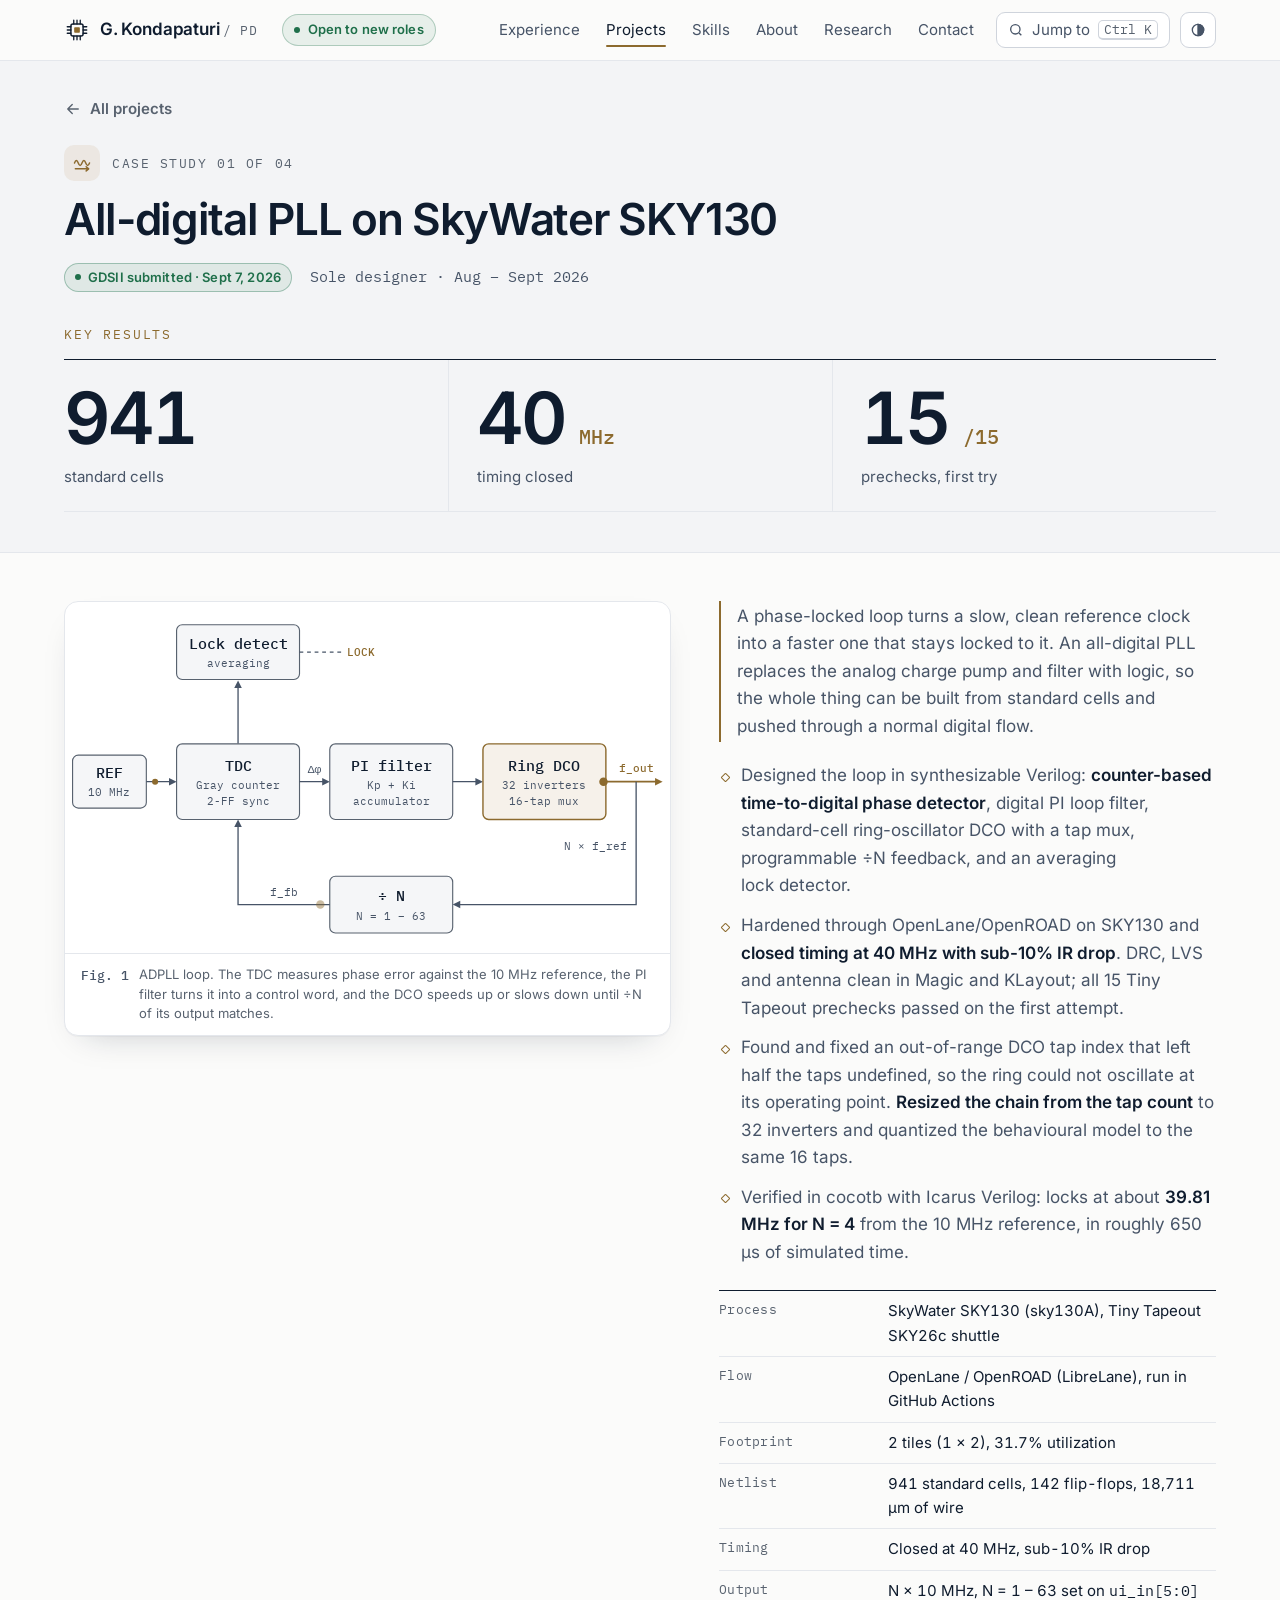
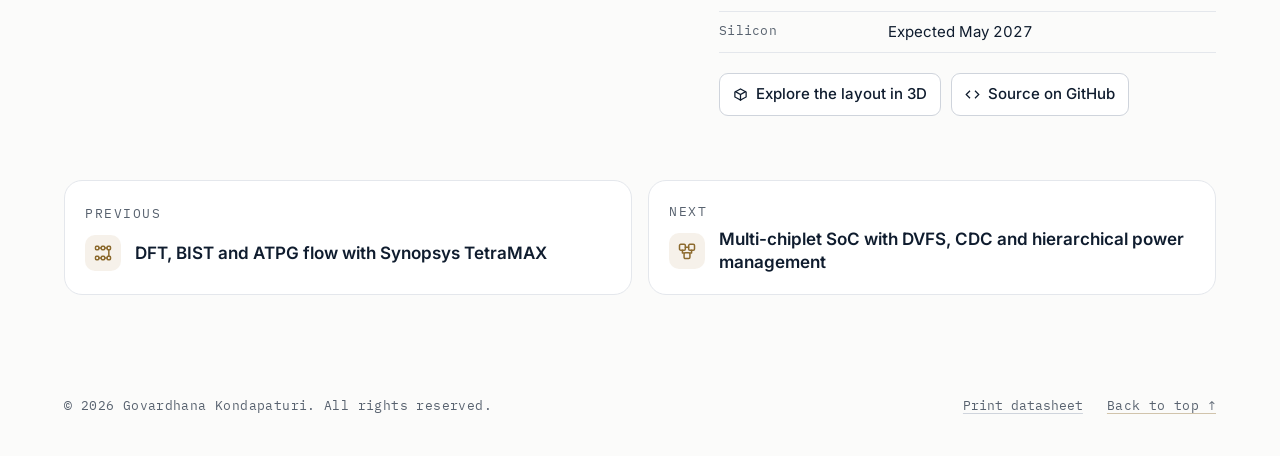
<file: adpll.html>
<!DOCTYPE html>
<html lang="en">
<head>
<meta charset="utf-8">
<meta name="viewport" content="width=device-width, initial-scale=1, viewport-fit=cover">
<title>All-digital PLL on SkyWater SKY130 · Govardhana Kondapaturi</title>
<meta name="description" content="A clock generator built from standard cells, designed solo and sent to a real fab.">
<link rel="canonical" href="https://srikondapaturi.github.io/adpll.html">
<meta name="theme-color" content="#fbfbfa" media="(prefers-color-scheme: light)">
<meta name="theme-color" content="#0a111c" media="(prefers-color-scheme: dark)">
<meta property="og:type" content="website">
<meta property="og:url" content="https://srikondapaturi.github.io/adpll.html">
<meta property="og:title" content="All-digital PLL on SkyWater SKY130 · Govardhana Kondapaturi">
<meta property="og:description" content="A clock generator built from standard cells, designed solo and sent to a real fab.">
<meta property="og:image" content="https://srikondapaturi.github.io/og-adpll.png">
<meta property="og:image:width" content="1200">
<meta property="og:image:height" content="630">
<meta name="twitter:card" content="summary_large_image">
<meta name="twitter:image" content="https://srikondapaturi.github.io/og-adpll.png">
<link rel="icon" href="favicon.svg" type="image/svg+xml">
<script>
  document.documentElement.classList.add('js');
  try{var t=localStorage.getItem('gk-theme');if(t)document.documentElement.setAttribute('data-theme',t)}catch(e){}
</script>
<link rel="stylesheet" href="site.css?v=20261028">
</head>
<body class="pp-page">
<svg aria-hidden="true" style="position:absolute;width:0;height:0;overflow:hidden">
 <defs>
  <symbol id="i-doc" viewBox="0 0 24 24"><path d="M14 3H7a2 2 0 0 0-2 2v14a2 2 0 0 0 2 2h10a2 2 0 0 0 2-2V8z"/><path d="M14 3v5h5M12 11v6M9 14l3 3 3-3"/></symbol>
  <symbol id="i-mail" viewBox="0 0 24 24"><rect x="3" y="5" width="18" height="14" rx="2.5"/><path d="m4 7 8 6 8-6"/></symbol>
  <symbol id="i-in" viewBox="0 0 24 24"><rect x="3" y="3" width="18" height="18" rx="3.5"/><path d="M8 10.5V16M8 7.6v.1M11.5 16v-5.5M11.5 13c0-1.6 1-2.6 2.4-2.6s2.1 1 2.1 2.6V16"/></symbol>
  <symbol id="i-arrow" viewBox="0 0 24 24"><path d="M5 12h14M13 6l6 6-6 6"/></symbol>
  <symbol id="i-back" viewBox="0 0 24 24"><path d="M19 12H5M11 6l-6 6 6 6"/></symbol>
  <symbol id="i-pll" viewBox="0 0 24 24"><path d="M3 12c1.5-4 3-4 4.5 0s3 4 4.5 0 3-4 4.5 0 3 4 4.5 0"/><path d="M4 19h16M17 16.5l3 2.5-3 2.5"/></symbol>
  <symbol id="i-chiplet" viewBox="0 0 24 24"><rect x="3" y="4" width="7" height="7" rx="1.5"/><rect x="14" y="4" width="7" height="7" rx="1.5"/><rect x="8.5" y="14" width="7" height="7" rx="1.5"/><path d="M10 7.5h4M6.5 11v3.5h2M17.5 11v3.5h-2"/></symbol>
  <symbol id="i-grid" viewBox="0 0 24 24"><rect x="4" y="4" width="4" height="4" rx="1"/><rect x="10" y="4" width="4" height="4" rx="1"/><rect x="16" y="4" width="4" height="4" rx="1"/><rect x="4" y="10" width="4" height="4" rx="1"/><rect x="10" y="10" width="4" height="4" rx="1"/><rect x="16" y="10" width="4" height="4" rx="1"/><rect x="4" y="16" width="4" height="4" rx="1"/><rect x="10" y="16" width="4" height="4" rx="1"/><rect x="16" y="16" width="4" height="4" rx="1"/></symbol>
  <symbol id="i-chain" viewBox="0 0 24 24"><rect x="3" y="4" width="4" height="4" rx="1"/><rect x="10" y="4" width="4" height="4" rx="1"/><rect x="17" y="4" width="4" height="4" rx="1"/><rect x="17" y="16" width="4" height="4" rx="1"/><rect x="10" y="16" width="4" height="4" rx="1"/><rect x="3" y="16" width="4" height="4" rx="1"/><path d="M7 6h3M14 6h3M19 8v8M17 18h-3M10 18H7"/></symbol>
 </defs>
</svg>
<a class="skip" href="#main">Skip to content</a>
<header class="nav">
  <div class="wrap">
    <a class="mark" href="index.html" aria-label="Govardhana Kondapaturi, home">
      <svg viewBox="0 0 32 32" aria-hidden="true" fill="none">
        <rect x="8.5" y="8.5" width="15" height="15" rx="2.5" stroke="currentColor" stroke-width="1.8"/>
        <rect x="12.5" y="12.5" width="7" height="7" rx="1" fill="var(--cu)"/>
        <path d="M12 8.5V4M16 8.5V4M20 8.5V4M12 28v-4.5M16 28v-4.5M20 28v-4.5M8.5 12H4M8.5 16H4M8.5 20H4M28 12h-4.5M28 16h-4.5M28 20h-4.5" stroke="currentColor" stroke-width="1.6" stroke-linecap="round"/>
      </svg>
      <span>G. Kondapaturi <span class="sub">/ PD</span></span>
    </a>
    <span class="nstat"><i aria-hidden="true"></i>Open to new roles</span>
    <nav class="links" aria-label="Sections">
      <a href="index.html#experience">Experience</a>
      <a href="index.html#work" aria-current="page">Projects</a>
      <a href="index.html#skills">Skills</a>
      <a href="index.html#about">About</a>
      <a href="index.html#research">Research</a>
      <a href="index.html#contact">Contact</a>
    </nav>
    <button class="nbtn" id="palBtn" type="button" aria-haspopup="dialog" aria-controls="pal">
      <svg viewBox="0 0 24 24" fill="none" stroke="currentColor" stroke-width="2" aria-hidden="true"><circle cx="11" cy="11" r="7"/><path d="m20 20-3.5-3.5"/></svg>
      <span class="k-lbl">Jump to</span><span class="menu-lbl">Menu</span><kbd id="kbdHint">⌘K</kbd>
    </button>
    <button class="nbtn icon" id="themeBtn" type="button" aria-label="Switch colour theme" title="Switch theme">
      <svg viewBox="0 0 24 24" fill="none" stroke="currentColor" stroke-width="2" aria-hidden="true"><circle cx="12" cy="12" r="8.5"/><path d="M12 3.5v17a8.5 8.5 0 0 0 0-17z" fill="currentColor"/></svg>
    </button>
  </div>
  <div class="trace" id="trace"></div>
</header>

<main id="main" class="pp">
  <header class="pp-head">
    <div class="wrap">
      <a class="pp-back" href="index.html#work"><svg class="ic" aria-hidden="true"><use href="#i-back"/></svg>All projects</a>
      <div class="pp-kick"><span class="pc-ic"><svg class="ic" aria-hidden="true"><use href="#i-pll"/></svg></span><span>Case study 01 of 04</span></div>
      <h1 class="pp-h">All-digital PLL on SkyWater SKY130</h1>
      <div class="pp-meta"><span class="st ok"><span class="pulse"></span>GDSII submitted · Sept 7, 2026</span><span class="role">Sole designer · Aug – Sept 2026</span></div>
      <section class="kr" aria-label="Key results">
        <p class="kr-h">Key results</p>
        <div class="kr-g" style="--n:3"><div class="kr-t"><p class="kr-v"><span data-n="941">941</span></p><p class="kr-l">standard cells</p></div><div class="kr-t"><p class="kr-v"><span data-n="40">40</span><i>MHz</i></p><p class="kr-l">timing closed</p></div><div class="kr-t"><p class="kr-v"><span data-n="15">15</span><i>/15</i></p><p class="kr-l">prechecks, first try</p></div></div>
      </section>
    </div>
  </header>
  <section class="pp-body">
    <div class="wrap">
      <article class="case" id="p-adpll">
      <div class="viz">
        <figure class="fig">
          <div class="fig-tabs" role="tablist">
            <button type="button" role="tab" data-v="shot" aria-selected="true">Layout</button>
            <button type="button" role="tab" data-v="arch" aria-selected="false">Architecture</button>
          </div>
          <div class="fig-body">
            <svg class="dg" viewBox="0 0 640 372" role="img" aria-label="ADPLL block diagram: reference into TDC, PI loop filter, ring DCO, divide-by-N feedback, lock detector">
              <!-- lock detector -->
              <rect class="bx" x="118" y="24" width="130" height="58" rx="6"/>
              <text class="t1" x="183" y="50" text-anchor="middle">Lock detect</text>
              <text class="t2" x="183" y="69" text-anchor="middle">averaging</text>
              <path class="w" d="M183 150V90"/><path class="ar" d="M183 83l-4 8h8z"/>
              <path class="w dash" d="M248 53H292"/><text class="tc" x="298" y="57">LOCK</text>
              <!-- ref -->
              <rect class="bx" x="8" y="162" width="78" height="56" rx="6"/>
              <text class="t1" x="47" y="186" text-anchor="middle">REF</text>
              <text class="t2" x="47" y="205" text-anchor="middle">10 MHz</text>
              <path class="w" d="M86 190H111"/><path class="ar" d="M118 190l-8-4v8z"/>
              <!-- TDC -->
              <rect class="bx" x="118" y="150" width="130" height="80" rx="6"/>
              <text class="t1" x="183" y="179" text-anchor="middle">TDC</text>
              <text class="t2" x="183" y="198" text-anchor="middle">Gray counter</text>
              <text class="t2" x="183" y="215" text-anchor="middle">2-FF sync</text>
              <path class="w" d="M248 190H273"/><path class="ar" d="M280 190l-8-4v8z"/>
              <text class="t2" x="264" y="181" text-anchor="middle">Δφ</text>
              <!-- PI -->
              <rect class="bx" x="280" y="150" width="130" height="80" rx="6"/>
              <text class="t1" x="345" y="179" text-anchor="middle">PI filter</text>
              <text class="t2" x="345" y="198" text-anchor="middle">Kp + Ki</text>
              <text class="t2" x="345" y="215" text-anchor="middle">accumulator</text>
              <path class="w" d="M410 190H435"/><path class="ar" d="M442 190l-8-4v8z"/>
              <!-- DCO -->
              <rect class="bx hot" x="442" y="150" width="130" height="80" rx="6"/>
              <text class="t1" x="507" y="179" text-anchor="middle">Ring DCO</text>
              <text class="t2" x="507" y="198" text-anchor="middle">32 inverters</text>
              <text class="t2" x="507" y="215" text-anchor="middle">16-tap mux</text>
              <path class="w cu" d="M572 190H625"/><path class="ar cu" d="M632 190l-8-4v8z"/>
              <text class="tc" x="604" y="180" text-anchor="middle">f_out</text>
              <!-- feedback -->
              <path class="w" d="M604 190V320H417"/><path class="ar" d="M410 320l8-4v8z"/>
              <rect class="bx" x="280" y="290" width="130" height="60" rx="6"/>
              <text class="t1" x="345" y="316" text-anchor="middle">÷ N</text>
              <text class="t2" x="345" y="336" text-anchor="middle">N = 1 – 63</text>
              <path class="w" d="M280 320H183V237"/><path class="ar" d="M183 230l-4 8h8z"/>
              <text class="t2" x="232" y="311" text-anchor="middle">f_fb</text>
              <text class="t2" x="594" y="262" text-anchor="end">N × f_ref</text>
              <!-- signal travelling the loop -->
              <circle class="blip" r="4.5"><animateMotion dur="4.6s" repeatCount="indefinite" path="M248 190H604V320H183V230"/></circle>
              <circle class="blip" r="4.5" opacity=".45"><animateMotion dur="4.6s" begin="-2.3s" repeatCount="indefinite" path="M248 190H604V320H183V230"/></circle>
              <circle class="blip" r="3.2"><animateMotion dur="1.15s" repeatCount="indefinite" path="M86 190H118"/></circle>
            </svg>
          </div>
          <figcaption><b>Fig. 1</b><span>ADPLL loop. The TDC measures phase error against the 10 MHz reference, the PI filter turns it into a control word, and the DCO speeds up or slows down until ÷N of its output matches.</span></figcaption>
        </figure>
      </div>
      <div>
        <p class="what">A phase-locked loop turns a slow, clean reference clock into a faster one that stays locked to it. An all-digital PLL replaces the analog charge pump and filter with logic, so the whole thing can be built from standard cells and pushed through a normal digital flow.</p>
        <ul class="did">
          <li>Designed the loop in synthesizable Verilog: <b>counter-based time-to-digital phase detector</b>, digital PI loop filter, standard-cell ring-oscillator DCO with a tap mux, programmable ÷N feedback, and an averaging lock detector.</li>
          <li>Hardened through OpenLane/OpenROAD on SKY130 and <b>closed timing at 40 MHz with sub-10% IR drop</b>. DRC, LVS and antenna clean in Magic and KLayout; all 15 Tiny Tapeout prechecks passed on the first attempt.</li>
          <li>Found and fixed an out-of-range DCO tap index that left half the taps undefined, so the ring could not oscillate at its operating point. <b>Resized the chain from the tap count</b> to 32 inverters and quantized the behavioural model to the same 16 taps.</li>
          <li>Verified in cocotb with Icarus Verilog: locks at about <b>39.81 MHz for N = 4</b> from the 10 MHz reference, in roughly 650 µs of simulated time.</li>
        </ul>
        <table class="spec">
          <caption>Specifications</caption>
          <tr><th>Process</th><td>SkyWater SKY130 (sky130A), Tiny Tapeout SKY26c shuttle</td></tr>
          <tr><th>Flow</th><td>OpenLane / OpenROAD (LibreLane), run in GitHub Actions</td></tr>
          <tr><th>Footprint</th><td>2 tiles (1 × 2), 31.7% utilization</td></tr>
          <tr><th>Netlist</th><td>941 standard cells, 142 flip-flops, 18,711 µm of wire</td></tr>
          <tr><th>Timing</th><td>Closed at 40 MHz, sub-10% IR drop</td></tr>
          <tr><th>Output</th><td>N × 10 MHz, N = 1 – 63 set on <span class="mono">ui_in[5:0]</span></td></tr>
          <tr><th>Silicon</th><td>Expected May 2027</td></tr>
        </table>
        <div class="clinks">
          <a class="clink" href="https://srikondapaturi.github.io/tt-um-govardhana-adpll/" target="_blank" rel="noopener">
            <svg viewBox="0 0 24 24" fill="none" stroke="currentColor" stroke-width="2" aria-hidden="true"><path d="M21 16V8l-9-5-9 5v8l9 5z"/><path d="M3.3 7 12 12l8.7-5M12 22V12"/></svg>
            Explore the layout in 3D
          </a>
          <a class="clink" href="https://github.com/SriKondapaturi/tt-um-govardhana-adpll" target="_blank" rel="noopener">
            <svg viewBox="0 0 24 24" fill="none" stroke="currentColor" stroke-width="2" aria-hidden="true"><path d="m16 18 6-6-6-6M8 6l-6 6 6 6"/></svg>
            Source on GitHub
          </a>
        </div>
      </div>
    </article>
    </div>
  </section>
  <nav class="pp-next wrap" aria-label="More case studies"><a class="pp-nx" href="dft.html"><span class="k">Previous</span><span class="pc-ic"><svg class="ic" aria-hidden="true"><use href="#i-chain"/></svg></span><b>DFT, BIST and ATPG flow with Synopsys TetraMAX</b></a><a class="pp-nx" href="soc.html"><span class="k">Next</span><span class="pc-ic"><svg class="ic" aria-hidden="true"><use href="#i-chiplet"/></svg></span><b>Multi-chiplet SoC with DVFS, CDC and hierarchical power management</b></a></nav>
</main>

<nav class="dock" id="dock" aria-label="Quick contact">
  <a class="dk pri" href="Govardhana_Kondapaturi_Resume.pdf?v=20261028" download><svg class="ic" aria-hidden="true"><use href="#i-doc"/></svg><span>Resume</span></a>
  <a class="dk" href="mailto:govardhana.kondapaturi@gmail.com"><svg class="ic" aria-hidden="true"><use href="#i-mail"/></svg><span>Email</span></a>
  <a class="dk" href="https://www.linkedin.com/in/sri-kondapaturi/" target="_blank" rel="noopener"><svg class="ic" aria-hidden="true"><use href="#i-in"/></svg><span>LinkedIn</span></a>
</nav>

<footer>
  <div class="wrap">
    <span>© 2026 Govardhana Kondapaturi. All rights reserved.</span>
    <span class="grow"></span>
    <button type="button" id="printBtn">Print datasheet</button>
    <a href="#main">Back to top ↑</a>
  </div>
</footer>

<!-- ============ PDF reader ============ -->
<div class="pdfv" id="pdfv" role="dialog" aria-modal="true" aria-labelledby="pdfvT" hidden>
  <div class="pdfv-box">
    <div class="pdfv-bar">
      <b id="pdfvT">Document</b>
      <span class="grow"></span>
      <a class="clink" id="pdfvNew" href="#" target="_blank" rel="noopener">Open in new tab ↗</a>
      <a class="clink" id="pdfvDl" href="#" download>Download</a>
      <button class="pdfv-x" type="button" id="pdfvX" aria-label="Close">×</button>
    </div>
    <iframe id="pdfvF" title="Document" src="about:blank"></iframe>
  </div>
</div>

<!-- ============ command palette ============ -->
<div class="pal" id="pal" role="dialog" aria-modal="true" aria-label="Jump to a section or action">
  <div class="pal-box">
    <div class="pal-in">
      <svg viewBox="0 0 24 24" fill="none" stroke="currentColor" stroke-width="2" aria-hidden="true"><circle cx="11" cy="11" r="7"/><path d="m20 20-3.5-3.5"/></svg>
      <input id="palQ" type="text" placeholder="Jump to a section, copy email, open a link…" autocomplete="off" spellcheck="false" aria-controls="palList" aria-autocomplete="list">
      <kbd>esc</kbd>
    </div>
    <div class="pal-list" id="palList" role="listbox"></div>
    <div class="pal-foot"><span>↑↓ move</span><span>↵ select</span><span>esc close</span></div>
  </div>
</div>

<div class="toast" id="toast" role="status" aria-live="polite">
  <svg viewBox="0 0 24 24" fill="none" stroke="currentColor" stroke-width="2.4" aria-hidden="true"><path d="m5 12 5 5L20 7"/></svg>
  <span id="toastT">Copied</span>
</div>

<script src="site.js?v=20261028" defer></script>
</body>
</html>
</file>
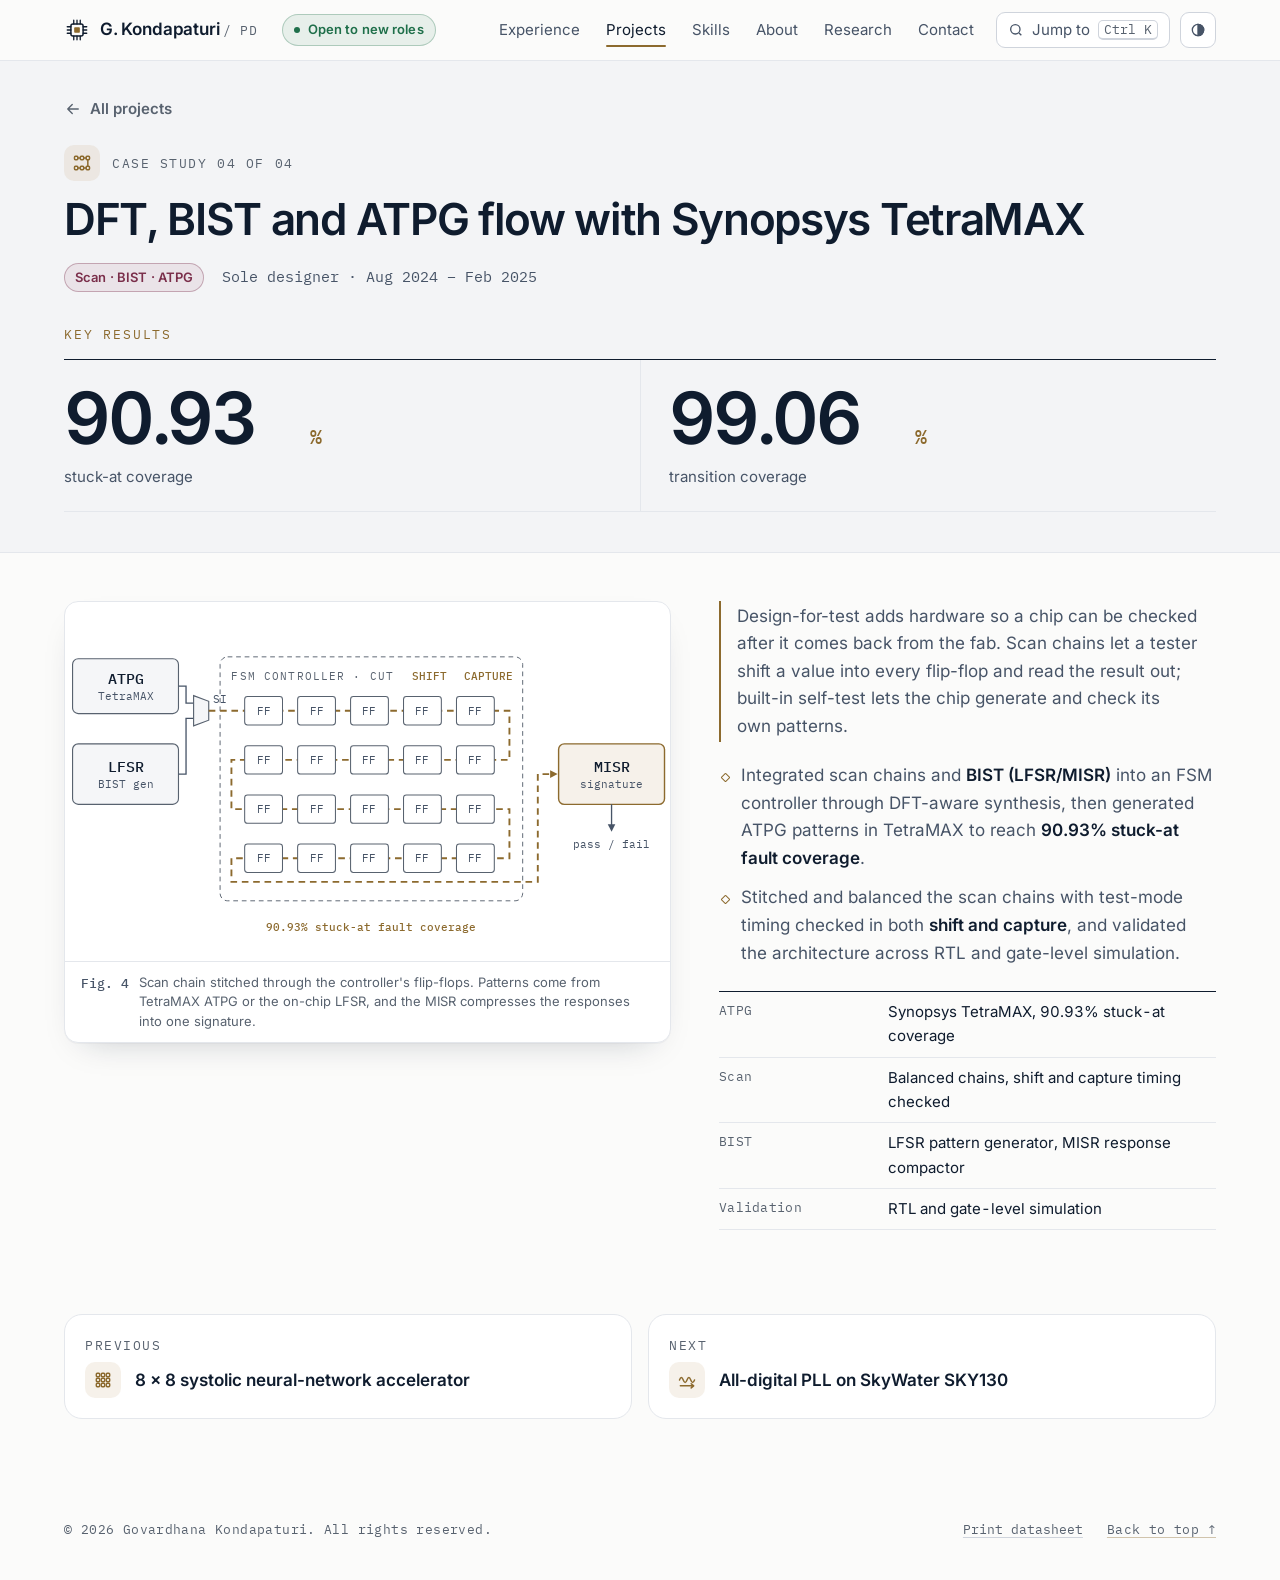
<file: dft.html>
<!DOCTYPE html>
<html lang="en">
<head>
<meta charset="utf-8">
<meta name="viewport" content="width=device-width, initial-scale=1, viewport-fit=cover">
<title>DFT, BIST and ATPG flow with Synopsys TetraMAX · Govardhana Kondapaturi</title>
<meta name="description" content="Scan chains and built-in self-test so a chip can be checked after it comes back from the fab.">
<link rel="canonical" href="https://srikondapaturi.github.io/dft.html">
<meta name="theme-color" content="#fbfbfa" media="(prefers-color-scheme: light)">
<meta name="theme-color" content="#0a111c" media="(prefers-color-scheme: dark)">
<meta property="og:type" content="website">
<meta property="og:url" content="https://srikondapaturi.github.io/dft.html">
<meta property="og:title" content="DFT, BIST and ATPG flow with Synopsys TetraMAX · Govardhana Kondapaturi">
<meta property="og:description" content="Scan chains and built-in self-test so a chip can be checked after it comes back from the fab.">
<meta property="og:image" content="https://srikondapaturi.github.io/og-dft.png">
<meta property="og:image:width" content="1200">
<meta property="og:image:height" content="630">
<meta name="twitter:card" content="summary_large_image">
<meta name="twitter:image" content="https://srikondapaturi.github.io/og-dft.png">
<link rel="icon" href="favicon.svg" type="image/svg+xml">
<script>
  document.documentElement.classList.add('js');
  try{var t=localStorage.getItem('gk-theme');if(t)document.documentElement.setAttribute('data-theme',t)}catch(e){}
</script>
<link rel="stylesheet" href="site.css?v=20261028">
</head>
<body class="pp-page">
<svg aria-hidden="true" style="position:absolute;width:0;height:0;overflow:hidden">
 <defs>
  <symbol id="i-doc" viewBox="0 0 24 24"><path d="M14 3H7a2 2 0 0 0-2 2v14a2 2 0 0 0 2 2h10a2 2 0 0 0 2-2V8z"/><path d="M14 3v5h5M12 11v6M9 14l3 3 3-3"/></symbol>
  <symbol id="i-mail" viewBox="0 0 24 24"><rect x="3" y="5" width="18" height="14" rx="2.5"/><path d="m4 7 8 6 8-6"/></symbol>
  <symbol id="i-in" viewBox="0 0 24 24"><rect x="3" y="3" width="18" height="18" rx="3.5"/><path d="M8 10.5V16M8 7.6v.1M11.5 16v-5.5M11.5 13c0-1.6 1-2.6 2.4-2.6s2.1 1 2.1 2.6V16"/></symbol>
  <symbol id="i-arrow" viewBox="0 0 24 24"><path d="M5 12h14M13 6l6 6-6 6"/></symbol>
  <symbol id="i-back" viewBox="0 0 24 24"><path d="M19 12H5M11 6l-6 6 6 6"/></symbol>
  <symbol id="i-pll" viewBox="0 0 24 24"><path d="M3 12c1.5-4 3-4 4.5 0s3 4 4.5 0 3-4 4.5 0 3 4 4.5 0"/><path d="M4 19h16M17 16.5l3 2.5-3 2.5"/></symbol>
  <symbol id="i-chiplet" viewBox="0 0 24 24"><rect x="3" y="4" width="7" height="7" rx="1.5"/><rect x="14" y="4" width="7" height="7" rx="1.5"/><rect x="8.5" y="14" width="7" height="7" rx="1.5"/><path d="M10 7.5h4M6.5 11v3.5h2M17.5 11v3.5h-2"/></symbol>
  <symbol id="i-grid" viewBox="0 0 24 24"><rect x="4" y="4" width="4" height="4" rx="1"/><rect x="10" y="4" width="4" height="4" rx="1"/><rect x="16" y="4" width="4" height="4" rx="1"/><rect x="4" y="10" width="4" height="4" rx="1"/><rect x="10" y="10" width="4" height="4" rx="1"/><rect x="16" y="10" width="4" height="4" rx="1"/><rect x="4" y="16" width="4" height="4" rx="1"/><rect x="10" y="16" width="4" height="4" rx="1"/><rect x="16" y="16" width="4" height="4" rx="1"/></symbol>
  <symbol id="i-chain" viewBox="0 0 24 24"><rect x="3" y="4" width="4" height="4" rx="1"/><rect x="10" y="4" width="4" height="4" rx="1"/><rect x="17" y="4" width="4" height="4" rx="1"/><rect x="17" y="16" width="4" height="4" rx="1"/><rect x="10" y="16" width="4" height="4" rx="1"/><rect x="3" y="16" width="4" height="4" rx="1"/><path d="M7 6h3M14 6h3M19 8v8M17 18h-3M10 18H7"/></symbol>
 </defs>
</svg>
<a class="skip" href="#main">Skip to content</a>
<header class="nav">
  <div class="wrap">
    <a class="mark" href="index.html" aria-label="Govardhana Kondapaturi, home">
      <svg viewBox="0 0 32 32" aria-hidden="true" fill="none">
        <rect x="8.5" y="8.5" width="15" height="15" rx="2.5" stroke="currentColor" stroke-width="1.8"/>
        <rect x="12.5" y="12.5" width="7" height="7" rx="1" fill="var(--cu)"/>
        <path d="M12 8.5V4M16 8.5V4M20 8.5V4M12 28v-4.5M16 28v-4.5M20 28v-4.5M8.5 12H4M8.5 16H4M8.5 20H4M28 12h-4.5M28 16h-4.5M28 20h-4.5" stroke="currentColor" stroke-width="1.6" stroke-linecap="round"/>
      </svg>
      <span>G. Kondapaturi <span class="sub">/ PD</span></span>
    </a>
    <span class="nstat"><i aria-hidden="true"></i>Open to new roles</span>
    <nav class="links" aria-label="Sections">
      <a href="index.html#experience">Experience</a>
      <a href="index.html#work" aria-current="page">Projects</a>
      <a href="index.html#skills">Skills</a>
      <a href="index.html#about">About</a>
      <a href="index.html#research">Research</a>
      <a href="index.html#contact">Contact</a>
    </nav>
    <button class="nbtn" id="palBtn" type="button" aria-haspopup="dialog" aria-controls="pal">
      <svg viewBox="0 0 24 24" fill="none" stroke="currentColor" stroke-width="2" aria-hidden="true"><circle cx="11" cy="11" r="7"/><path d="m20 20-3.5-3.5"/></svg>
      <span class="k-lbl">Jump to</span><span class="menu-lbl">Menu</span><kbd id="kbdHint">⌘K</kbd>
    </button>
    <button class="nbtn icon" id="themeBtn" type="button" aria-label="Switch colour theme" title="Switch theme">
      <svg viewBox="0 0 24 24" fill="none" stroke="currentColor" stroke-width="2" aria-hidden="true"><circle cx="12" cy="12" r="8.5"/><path d="M12 3.5v17a8.5 8.5 0 0 0 0-17z" fill="currentColor"/></svg>
    </button>
  </div>
  <div class="trace" id="trace"></div>
</header>

<main id="main" class="pp">
  <header class="pp-head">
    <div class="wrap">
      <a class="pp-back" href="index.html#work"><svg class="ic" aria-hidden="true"><use href="#i-back"/></svg>All projects</a>
      <div class="pp-kick"><span class="pc-ic"><svg class="ic" aria-hidden="true"><use href="#i-chain"/></svg></span><span>Case study 04 of 04</span></div>
      <h1 class="pp-h">DFT, BIST and ATPG flow with Synopsys TetraMAX</h1>
      <div class="pp-meta"><span class="st am">Scan · BIST · ATPG</span><span class="role">Sole designer · Aug 2024 – Feb 2025</span></div>
      <section class="kr" aria-label="Key results">
        <p class="kr-h">Key results</p>
        <div class="kr-g" style="--n:2"><div class="kr-t"><p class="kr-v"><span data-n="90.93">90.93</span><i>%</i></p><p class="kr-l">stuck-at coverage</p></div><div class="kr-t"><p class="kr-v"><span data-n="99.06">99.06</span><i>%</i></p><p class="kr-l">transition coverage</p></div></div>
      </section>
    </div>
  </header>
  <section class="pp-body">
    <div class="wrap">
      <article class="case" id="p-dft">
      <div class="viz">
        <figure class="fig">
          <div class="fig-tabs" role="tablist">
            <button type="button" role="tab" data-v="shot" aria-selected="true">Screenshot</button>
            <button type="button" role="tab" data-v="arch" aria-selected="false">Architecture</button>
          </div>
          <div class="fig-body">
            <svg class="dg" id="figDft" viewBox="0 0 640 380" role="img" aria-label="Scan chain snaking through a grid of flip-flops, fed by ATPG patterns or an LFSR and compacted by a MISR"></svg>
          </div>
          <figcaption><b>Fig. 4</b><span>Scan chain stitched through the controller's flip-flops. Patterns come from TetraMAX ATPG or the on-chip LFSR, and the MISR compresses the responses into one signature.</span></figcaption>
        </figure>
      </div>
      <div>
        <p class="what">Design-for-test adds hardware so a chip can be checked after it comes back from the fab. Scan chains let a tester shift a value into every flip-flop and read the result out; built-in self-test lets the chip generate and check its own patterns.</p>
        <ul class="did">
          <li>Integrated scan chains and <b>BIST (LFSR/MISR)</b> into an FSM controller through DFT-aware synthesis, then generated ATPG patterns in TetraMAX to reach <b>90.93% stuck-at fault coverage</b>.</li>
          <li>Stitched and balanced the scan chains with test-mode timing checked in both <b>shift and capture</b>, and validated the architecture across RTL and gate-level simulation.</li>
        </ul>
        <table class="spec">
          <caption>Specifications</caption>
          <tr><th>ATPG</th><td>Synopsys TetraMAX, 90.93% stuck-at coverage</td></tr>
          <tr><th>Scan</th><td>Balanced chains, shift and capture timing checked</td></tr>
          <tr><th>BIST</th><td>LFSR pattern generator, MISR response compactor</td></tr>
          <tr><th>Validation</th><td>RTL and gate-level simulation</td></tr>
        </table>
      </div>
    </article>
    </div>
  </section>
  <nav class="pp-next wrap" aria-label="More case studies"><a class="pp-nx" href="systolic.html"><span class="k">Previous</span><span class="pc-ic"><svg class="ic" aria-hidden="true"><use href="#i-grid"/></svg></span><b>8 × 8 systolic neural-network accelerator</b></a><a class="pp-nx" href="adpll.html"><span class="k">Next</span><span class="pc-ic"><svg class="ic" aria-hidden="true"><use href="#i-pll"/></svg></span><b>All-digital PLL on SkyWater SKY130</b></a></nav>
</main>

<nav class="dock" id="dock" aria-label="Quick contact">
  <a class="dk pri" href="Govardhana_Kondapaturi_Resume.pdf?v=20261028" download><svg class="ic" aria-hidden="true"><use href="#i-doc"/></svg><span>Resume</span></a>
  <a class="dk" href="mailto:govardhana.kondapaturi@gmail.com"><svg class="ic" aria-hidden="true"><use href="#i-mail"/></svg><span>Email</span></a>
  <a class="dk" href="https://www.linkedin.com/in/sri-kondapaturi/" target="_blank" rel="noopener"><svg class="ic" aria-hidden="true"><use href="#i-in"/></svg><span>LinkedIn</span></a>
</nav>

<footer>
  <div class="wrap">
    <span>© 2026 Govardhana Kondapaturi. All rights reserved.</span>
    <span class="grow"></span>
    <button type="button" id="printBtn">Print datasheet</button>
    <a href="#main">Back to top ↑</a>
  </div>
</footer>

<!-- ============ PDF reader ============ -->
<div class="pdfv" id="pdfv" role="dialog" aria-modal="true" aria-labelledby="pdfvT" hidden>
  <div class="pdfv-box">
    <div class="pdfv-bar">
      <b id="pdfvT">Document</b>
      <span class="grow"></span>
      <a class="clink" id="pdfvNew" href="#" target="_blank" rel="noopener">Open in new tab ↗</a>
      <a class="clink" id="pdfvDl" href="#" download>Download</a>
      <button class="pdfv-x" type="button" id="pdfvX" aria-label="Close">×</button>
    </div>
    <iframe id="pdfvF" title="Document" src="about:blank"></iframe>
  </div>
</div>

<!-- ============ command palette ============ -->
<div class="pal" id="pal" role="dialog" aria-modal="true" aria-label="Jump to a section or action">
  <div class="pal-box">
    <div class="pal-in">
      <svg viewBox="0 0 24 24" fill="none" stroke="currentColor" stroke-width="2" aria-hidden="true"><circle cx="11" cy="11" r="7"/><path d="m20 20-3.5-3.5"/></svg>
      <input id="palQ" type="text" placeholder="Jump to a section, copy email, open a link…" autocomplete="off" spellcheck="false" aria-controls="palList" aria-autocomplete="list">
      <kbd>esc</kbd>
    </div>
    <div class="pal-list" id="palList" role="listbox"></div>
    <div class="pal-foot"><span>↑↓ move</span><span>↵ select</span><span>esc close</span></div>
  </div>
</div>

<div class="toast" id="toast" role="status" aria-live="polite">
  <svg viewBox="0 0 24 24" fill="none" stroke="currentColor" stroke-width="2.4" aria-hidden="true"><path d="m5 12 5 5L20 7"/></svg>
  <span id="toastT">Copied</span>
</div>

<script src="site.js?v=20261028" defer></script>
</body>
</html>
</file>
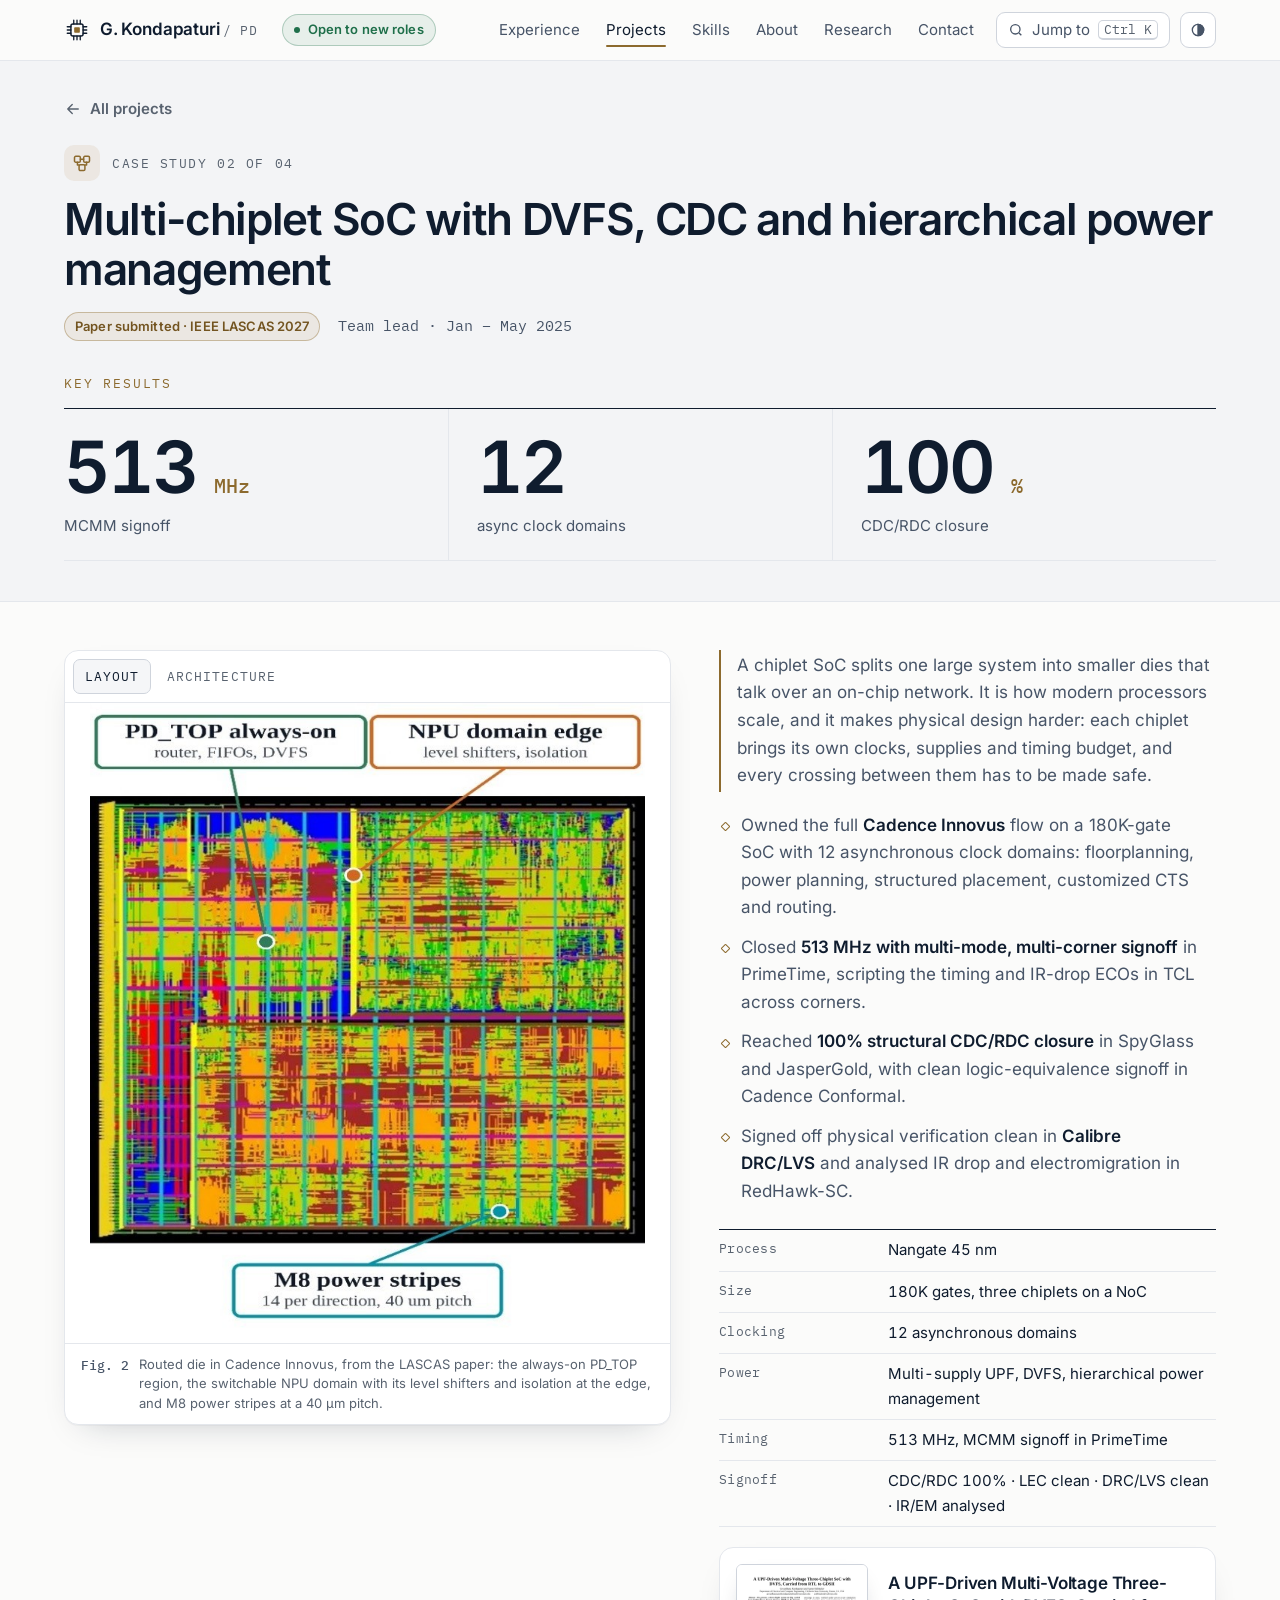
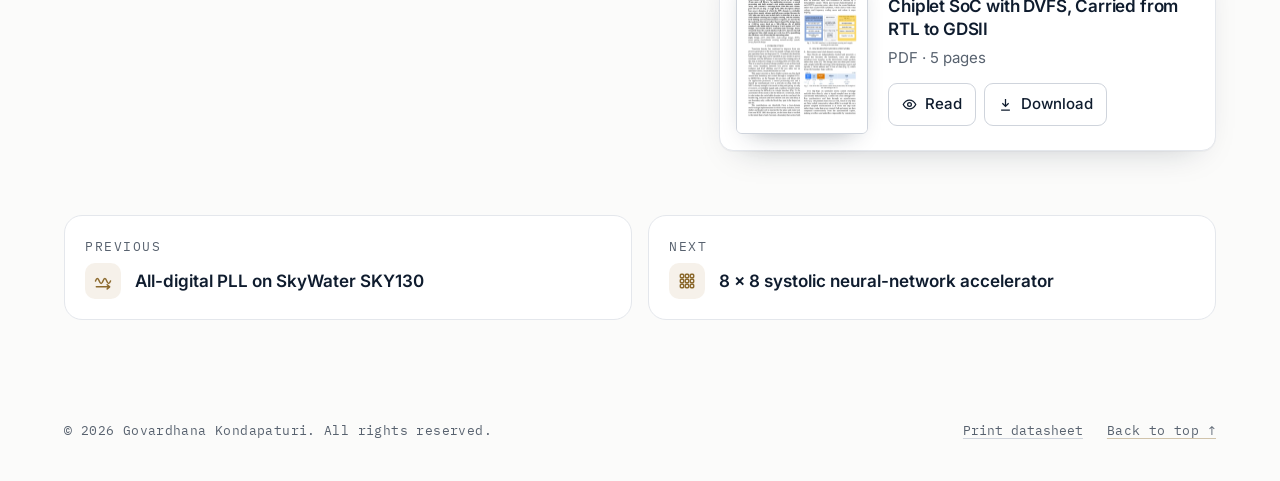
<file: soc.html>
<!DOCTYPE html>
<html lang="en">
<head>
<meta charset="utf-8">
<meta name="viewport" content="width=device-width, initial-scale=1, viewport-fit=cover">
<title>Multi-chiplet SoC with DVFS, CDC and hierarchical power management · Govardhana Kondapaturi</title>
<meta name="description" content="Three chiplets on a network-on-chip, carried from UPF power intent to GDSII.">
<link rel="canonical" href="https://srikondapaturi.github.io/soc.html">
<meta name="theme-color" content="#fbfbfa" media="(prefers-color-scheme: light)">
<meta name="theme-color" content="#0a111c" media="(prefers-color-scheme: dark)">
<meta property="og:type" content="website">
<meta property="og:url" content="https://srikondapaturi.github.io/soc.html">
<meta property="og:title" content="Multi-chiplet SoC with DVFS, CDC and hierarchical power management · Govardhana Kondapaturi">
<meta property="og:description" content="Three chiplets on a network-on-chip, carried from UPF power intent to GDSII.">
<meta property="og:image" content="https://srikondapaturi.github.io/og-soc.png">
<meta property="og:image:width" content="1200">
<meta property="og:image:height" content="630">
<meta name="twitter:card" content="summary_large_image">
<meta name="twitter:image" content="https://srikondapaturi.github.io/og-soc.png">
<link rel="icon" href="favicon.svg" type="image/svg+xml">
<script>
  document.documentElement.classList.add('js');
  try{var t=localStorage.getItem('gk-theme');if(t)document.documentElement.setAttribute('data-theme',t)}catch(e){}
</script>
<link rel="stylesheet" href="site.css?v=20261028">
</head>
<body class="pp-page">
<svg aria-hidden="true" style="position:absolute;width:0;height:0;overflow:hidden">
 <defs>
  <symbol id="i-doc" viewBox="0 0 24 24"><path d="M14 3H7a2 2 0 0 0-2 2v14a2 2 0 0 0 2 2h10a2 2 0 0 0 2-2V8z"/><path d="M14 3v5h5M12 11v6M9 14l3 3 3-3"/></symbol>
  <symbol id="i-mail" viewBox="0 0 24 24"><rect x="3" y="5" width="18" height="14" rx="2.5"/><path d="m4 7 8 6 8-6"/></symbol>
  <symbol id="i-in" viewBox="0 0 24 24"><rect x="3" y="3" width="18" height="18" rx="3.5"/><path d="M8 10.5V16M8 7.6v.1M11.5 16v-5.5M11.5 13c0-1.6 1-2.6 2.4-2.6s2.1 1 2.1 2.6V16"/></symbol>
  <symbol id="i-arrow" viewBox="0 0 24 24"><path d="M5 12h14M13 6l6 6-6 6"/></symbol>
  <symbol id="i-back" viewBox="0 0 24 24"><path d="M19 12H5M11 6l-6 6 6 6"/></symbol>
  <symbol id="i-pll" viewBox="0 0 24 24"><path d="M3 12c1.5-4 3-4 4.5 0s3 4 4.5 0 3-4 4.5 0 3 4 4.5 0"/><path d="M4 19h16M17 16.5l3 2.5-3 2.5"/></symbol>
  <symbol id="i-chiplet" viewBox="0 0 24 24"><rect x="3" y="4" width="7" height="7" rx="1.5"/><rect x="14" y="4" width="7" height="7" rx="1.5"/><rect x="8.5" y="14" width="7" height="7" rx="1.5"/><path d="M10 7.5h4M6.5 11v3.5h2M17.5 11v3.5h-2"/></symbol>
  <symbol id="i-grid" viewBox="0 0 24 24"><rect x="4" y="4" width="4" height="4" rx="1"/><rect x="10" y="4" width="4" height="4" rx="1"/><rect x="16" y="4" width="4" height="4" rx="1"/><rect x="4" y="10" width="4" height="4" rx="1"/><rect x="10" y="10" width="4" height="4" rx="1"/><rect x="16" y="10" width="4" height="4" rx="1"/><rect x="4" y="16" width="4" height="4" rx="1"/><rect x="10" y="16" width="4" height="4" rx="1"/><rect x="16" y="16" width="4" height="4" rx="1"/></symbol>
  <symbol id="i-chain" viewBox="0 0 24 24"><rect x="3" y="4" width="4" height="4" rx="1"/><rect x="10" y="4" width="4" height="4" rx="1"/><rect x="17" y="4" width="4" height="4" rx="1"/><rect x="17" y="16" width="4" height="4" rx="1"/><rect x="10" y="16" width="4" height="4" rx="1"/><rect x="3" y="16" width="4" height="4" rx="1"/><path d="M7 6h3M14 6h3M19 8v8M17 18h-3M10 18H7"/></symbol>
 </defs>
</svg>
<a class="skip" href="#main">Skip to content</a>
<header class="nav">
  <div class="wrap">
    <a class="mark" href="index.html" aria-label="Govardhana Kondapaturi, home">
      <svg viewBox="0 0 32 32" aria-hidden="true" fill="none">
        <rect x="8.5" y="8.5" width="15" height="15" rx="2.5" stroke="currentColor" stroke-width="1.8"/>
        <rect x="12.5" y="12.5" width="7" height="7" rx="1" fill="var(--cu)"/>
        <path d="M12 8.5V4M16 8.5V4M20 8.5V4M12 28v-4.5M16 28v-4.5M20 28v-4.5M8.5 12H4M8.5 16H4M8.5 20H4M28 12h-4.5M28 16h-4.5M28 20h-4.5" stroke="currentColor" stroke-width="1.6" stroke-linecap="round"/>
      </svg>
      <span>G. Kondapaturi <span class="sub">/ PD</span></span>
    </a>
    <span class="nstat"><i aria-hidden="true"></i>Open to new roles</span>
    <nav class="links" aria-label="Sections">
      <a href="index.html#experience">Experience</a>
      <a href="index.html#work" aria-current="page">Projects</a>
      <a href="index.html#skills">Skills</a>
      <a href="index.html#about">About</a>
      <a href="index.html#research">Research</a>
      <a href="index.html#contact">Contact</a>
    </nav>
    <button class="nbtn" id="palBtn" type="button" aria-haspopup="dialog" aria-controls="pal">
      <svg viewBox="0 0 24 24" fill="none" stroke="currentColor" stroke-width="2" aria-hidden="true"><circle cx="11" cy="11" r="7"/><path d="m20 20-3.5-3.5"/></svg>
      <span class="k-lbl">Jump to</span><span class="menu-lbl">Menu</span><kbd id="kbdHint">⌘K</kbd>
    </button>
    <button class="nbtn icon" id="themeBtn" type="button" aria-label="Switch colour theme" title="Switch theme">
      <svg viewBox="0 0 24 24" fill="none" stroke="currentColor" stroke-width="2" aria-hidden="true"><circle cx="12" cy="12" r="8.5"/><path d="M12 3.5v17a8.5 8.5 0 0 0 0-17z" fill="currentColor"/></svg>
    </button>
  </div>
  <div class="trace" id="trace"></div>
</header>

<main id="main" class="pp">
  <header class="pp-head">
    <div class="wrap">
      <a class="pp-back" href="index.html#work"><svg class="ic" aria-hidden="true"><use href="#i-back"/></svg>All projects</a>
      <div class="pp-kick"><span class="pc-ic"><svg class="ic" aria-hidden="true"><use href="#i-chiplet"/></svg></span><span>Case study 02 of 04</span></div>
      <h1 class="pp-h">Multi-chiplet SoC with DVFS, CDC and hierarchical power management</h1>
      <div class="pp-meta"><span class="st cu">Paper submitted · IEEE LASCAS 2027</span><span class="role">Team lead · Jan – May 2025</span></div>
      <section class="kr" aria-label="Key results">
        <p class="kr-h">Key results</p>
        <div class="kr-g" style="--n:3"><div class="kr-t"><p class="kr-v"><span data-n="513">513</span><i>MHz</i></p><p class="kr-l">MCMM signoff</p></div><div class="kr-t"><p class="kr-v"><span data-n="12">12</span></p><p class="kr-l">async clock domains</p></div><div class="kr-t"><p class="kr-v"><span data-n="100">100</span><i>%</i></p><p class="kr-l">CDC/RDC closure</p></div></div>
      </section>
    </div>
  </header>
  <section class="pp-body">
    <div class="wrap">
      <article class="case" id="p-soc">
      <div class="viz">
        <figure class="fig" data-shot="soc-layout.jpg" data-shot-alt="Routed chiplet SoC die in Cadence Innovus, four power domains" data-shot-cap="Routed die in Cadence Innovus, from the LASCAS paper: the always-on PD_TOP region, the switchable NPU domain with its level shifters and isolation at the edge, and M8 power stripes at a 40 µm pitch.">
          <div class="fig-tabs" role="tablist">
            <button type="button" role="tab" data-v="shot" aria-selected="true">Layout</button>
            <button type="button" role="tab" data-v="arch" aria-selected="false">Architecture</button>
          </div>
          <div class="fig-body">
            <svg class="dg" viewBox="0 0 640 380" role="img" aria-label="Three chiplets, each a separate supply domain with its own clock domains, connected by a network-on-chip with level shifters and isolation at each crossing">
              <text class="t3" x="320" y="30" text-anchor="middle">180K gates · 12 async clock domains · 513 MHz</text>
              <!-- chiplet 0 -->
              <rect x="24" y="52" width="168" height="252" rx="8" fill="var(--blue-soft)" stroke="var(--blue)" stroke-width="1.3"/>
              <text class="t3" x="36" y="72">Chiplet 0 · PD0</text>
              <!-- chiplet 1 -->
              <rect x="236" y="52" width="168" height="252" rx="8" fill="var(--cu-soft)" stroke="var(--cu)" stroke-width="1.3"/>
              <text class="t3" x="248" y="72">Chiplet 1 · PD1</text>
              <!-- chiplet 2 -->
              <rect x="448" y="52" width="168" height="252" rx="8" fill="var(--ok-soft)" stroke="var(--ok)" stroke-width="1.3"/>
              <text class="t3" x="460" y="72">Chiplet 2 · PD2</text>
              <g id="socTiles"></g>
              <!-- NoC links -->
              <path class="w cu flowline" d="M130 274H298"/>
              <path class="w cu flowline" d="M342 274H510"/>
              <rect x="199" y="262" width="30" height="24" rx="4" fill="var(--card)" stroke="var(--ink-2)"/>
              <text class="t2" x="214" y="278.5" text-anchor="middle" fill="var(--ink)">LS</text>
              <rect x="411" y="262" width="30" height="24" rx="4" fill="var(--card)" stroke="var(--ink-2)"/>
              <text class="t2" x="426" y="278.5" text-anchor="middle" fill="var(--ink)">LS</text>
              <!-- legend -->
              <g transform="translate(24 334)">
                <rect width="12" height="12" rx="2" fill="var(--blue-soft)" stroke="var(--blue)"/><rect x="17" width="12" height="12" rx="2" fill="var(--cu-soft)" stroke="var(--cu)"/><rect x="34" width="12" height="12" rx="2" fill="var(--ok-soft)" stroke="var(--ok)"/>
                <text class="t2" x="54" y="10.5">supply domains</text>
                <path class="w cu" d="M184 6H210"/><text class="t2" x="217" y="10.5">NoC link</text>
                <rect x="296" y="-3" width="24" height="18" rx="3" fill="var(--card)" stroke="var(--ink-2)"/><text class="t2" x="308" y="10.5" text-anchor="middle" fill="var(--ink)">LS</text>
                <text class="t2" x="327" y="10.5">level shift + isolation</text>
              </g>
            </svg>
          </div>
          <figcaption><b>Fig. 2</b><span>Three chiplets on a network-on-chip spanning multiple supply domains, with level shifting and isolation wherever a signal crosses between them. Schematic, not to scale; how supply and clock domains map onto chiplets is illustrative.</span></figcaption>
        </figure>
      </div>
      <div>
        <p class="what">A chiplet SoC splits one large system into smaller dies that talk over an on-chip network. It is how modern processors scale, and it makes physical design harder: each chiplet brings its own clocks, supplies and timing budget, and every crossing between them has to be made safe.</p>
        <ul class="did">
          <li>Owned the full <b>Cadence Innovus</b> flow on a 180K-gate SoC with 12 asynchronous clock domains: floorplanning, power planning, structured placement, customized CTS and routing.</li>
          <li>Closed <b>513 MHz with multi-mode, multi-corner signoff</b> in PrimeTime, scripting the timing and IR-drop ECOs in TCL across corners.</li>
          <li>Reached <b>100% structural CDC/RDC closure</b> in SpyGlass and JasperGold, with clean logic-equivalence signoff in Cadence Conformal.</li>
          <li>Signed off physical verification clean in <b>Calibre DRC/LVS</b> and analysed IR drop and electromigration in RedHawk-SC.</li>
        </ul>
        <table class="spec">
          <caption>Specifications</caption>
          <tr><th>Process</th><td>Nangate 45 nm</td></tr>
          <tr><th>Size</th><td>180K gates, three chiplets on a NoC</td></tr>
          <tr><th>Clocking</th><td>12 asynchronous domains</td></tr>
          <tr><th>Power</th><td>Multi-supply UPF, DVFS, hierarchical power management</td></tr>
          <tr><th>Timing</th><td>513 MHz, MCMM signoff in PrimeTime</td></tr>
          <tr><th>Signoff</th><td>CDC/RDC 100% · LEC clean · DRC/LVS clean · IR/EM analysed</td></tr>
        </table>
        <div class="doc" data-pdf="Kondapaturi_LASCAS2027_UPF_MultiVoltage_Chiplet_SoC.pdf" data-title="A UPF-Driven Multi-Voltage Three-Chiplet SoC with DVFS, Carried from RTL to GDSII">
          <button class="doc-thumb" type="button" data-view aria-label="Read the paper: A UPF-Driven Multi-Voltage Three-Chiplet SoC with DVFS, Carried from RTL to GDSII">
            <img src="lascas-p1.webp" alt="" loading="lazy" decoding="async" width="520" height="673">
            <span class="doc-open" aria-hidden="true">Read</span>
          </button>
          <div class="doc-meta">
            <b class="doc-t">A UPF-Driven Multi-Voltage Three-Chiplet SoC with DVFS, Carried from RTL to GDSII</b>
            <span class="doc-s">PDF · 5 pages</span>
            <div class="doc-act">
              <button class="clink" type="button" data-view>
                <svg viewBox="0 0 24 24" fill="none" stroke="currentColor" stroke-width="2" aria-hidden="true"><path d="M2 12s3.5-7 10-7 10 7 10 7-3.5 7-10 7S2 12 2 12z"/><circle cx="12" cy="12" r="3"/></svg>
                Read
              </button>
              <a class="clink" href="Kondapaturi_LASCAS2027_UPF_MultiVoltage_Chiplet_SoC.pdf" download>
                <svg viewBox="0 0 24 24" fill="none" stroke="currentColor" stroke-width="2" aria-hidden="true"><path d="M12 3v12M7 10l5 5 5-5M5 21h14"/></svg>
                Download
              </a>
            </div>
          </div>
        </div>
      </div>
    </article>
    </div>
  </section>
  <nav class="pp-next wrap" aria-label="More case studies"><a class="pp-nx" href="adpll.html"><span class="k">Previous</span><span class="pc-ic"><svg class="ic" aria-hidden="true"><use href="#i-pll"/></svg></span><b>All-digital PLL on SkyWater SKY130</b></a><a class="pp-nx" href="systolic.html"><span class="k">Next</span><span class="pc-ic"><svg class="ic" aria-hidden="true"><use href="#i-grid"/></svg></span><b>8 × 8 systolic neural-network accelerator</b></a></nav>
</main>

<nav class="dock" id="dock" aria-label="Quick contact">
  <a class="dk pri" href="Govardhana_Kondapaturi_Resume.pdf?v=20261028" download><svg class="ic" aria-hidden="true"><use href="#i-doc"/></svg><span>Resume</span></a>
  <a class="dk" href="mailto:govardhana.kondapaturi@gmail.com"><svg class="ic" aria-hidden="true"><use href="#i-mail"/></svg><span>Email</span></a>
  <a class="dk" href="https://www.linkedin.com/in/sri-kondapaturi/" target="_blank" rel="noopener"><svg class="ic" aria-hidden="true"><use href="#i-in"/></svg><span>LinkedIn</span></a>
</nav>

<footer>
  <div class="wrap">
    <span>© 2026 Govardhana Kondapaturi. All rights reserved.</span>
    <span class="grow"></span>
    <button type="button" id="printBtn">Print datasheet</button>
    <a href="#main">Back to top ↑</a>
  </div>
</footer>

<!-- ============ PDF reader ============ -->
<div class="pdfv" id="pdfv" role="dialog" aria-modal="true" aria-labelledby="pdfvT" hidden>
  <div class="pdfv-box">
    <div class="pdfv-bar">
      <b id="pdfvT">Document</b>
      <span class="grow"></span>
      <a class="clink" id="pdfvNew" href="#" target="_blank" rel="noopener">Open in new tab ↗</a>
      <a class="clink" id="pdfvDl" href="#" download>Download</a>
      <button class="pdfv-x" type="button" id="pdfvX" aria-label="Close">×</button>
    </div>
    <iframe id="pdfvF" title="Document" src="about:blank"></iframe>
  </div>
</div>

<!-- ============ command palette ============ -->
<div class="pal" id="pal" role="dialog" aria-modal="true" aria-label="Jump to a section or action">
  <div class="pal-box">
    <div class="pal-in">
      <svg viewBox="0 0 24 24" fill="none" stroke="currentColor" stroke-width="2" aria-hidden="true"><circle cx="11" cy="11" r="7"/><path d="m20 20-3.5-3.5"/></svg>
      <input id="palQ" type="text" placeholder="Jump to a section, copy email, open a link…" autocomplete="off" spellcheck="false" aria-controls="palList" aria-autocomplete="list">
      <kbd>esc</kbd>
    </div>
    <div class="pal-list" id="palList" role="listbox"></div>
    <div class="pal-foot"><span>↑↓ move</span><span>↵ select</span><span>esc close</span></div>
  </div>
</div>

<div class="toast" id="toast" role="status" aria-live="polite">
  <svg viewBox="0 0 24 24" fill="none" stroke="currentColor" stroke-width="2.4" aria-hidden="true"><path d="m5 12 5 5L20 7"/></svg>
  <span id="toastT">Copied</span>
</div>

<script src="site.js?v=20261028" defer></script>
</body>
</html>
</file>
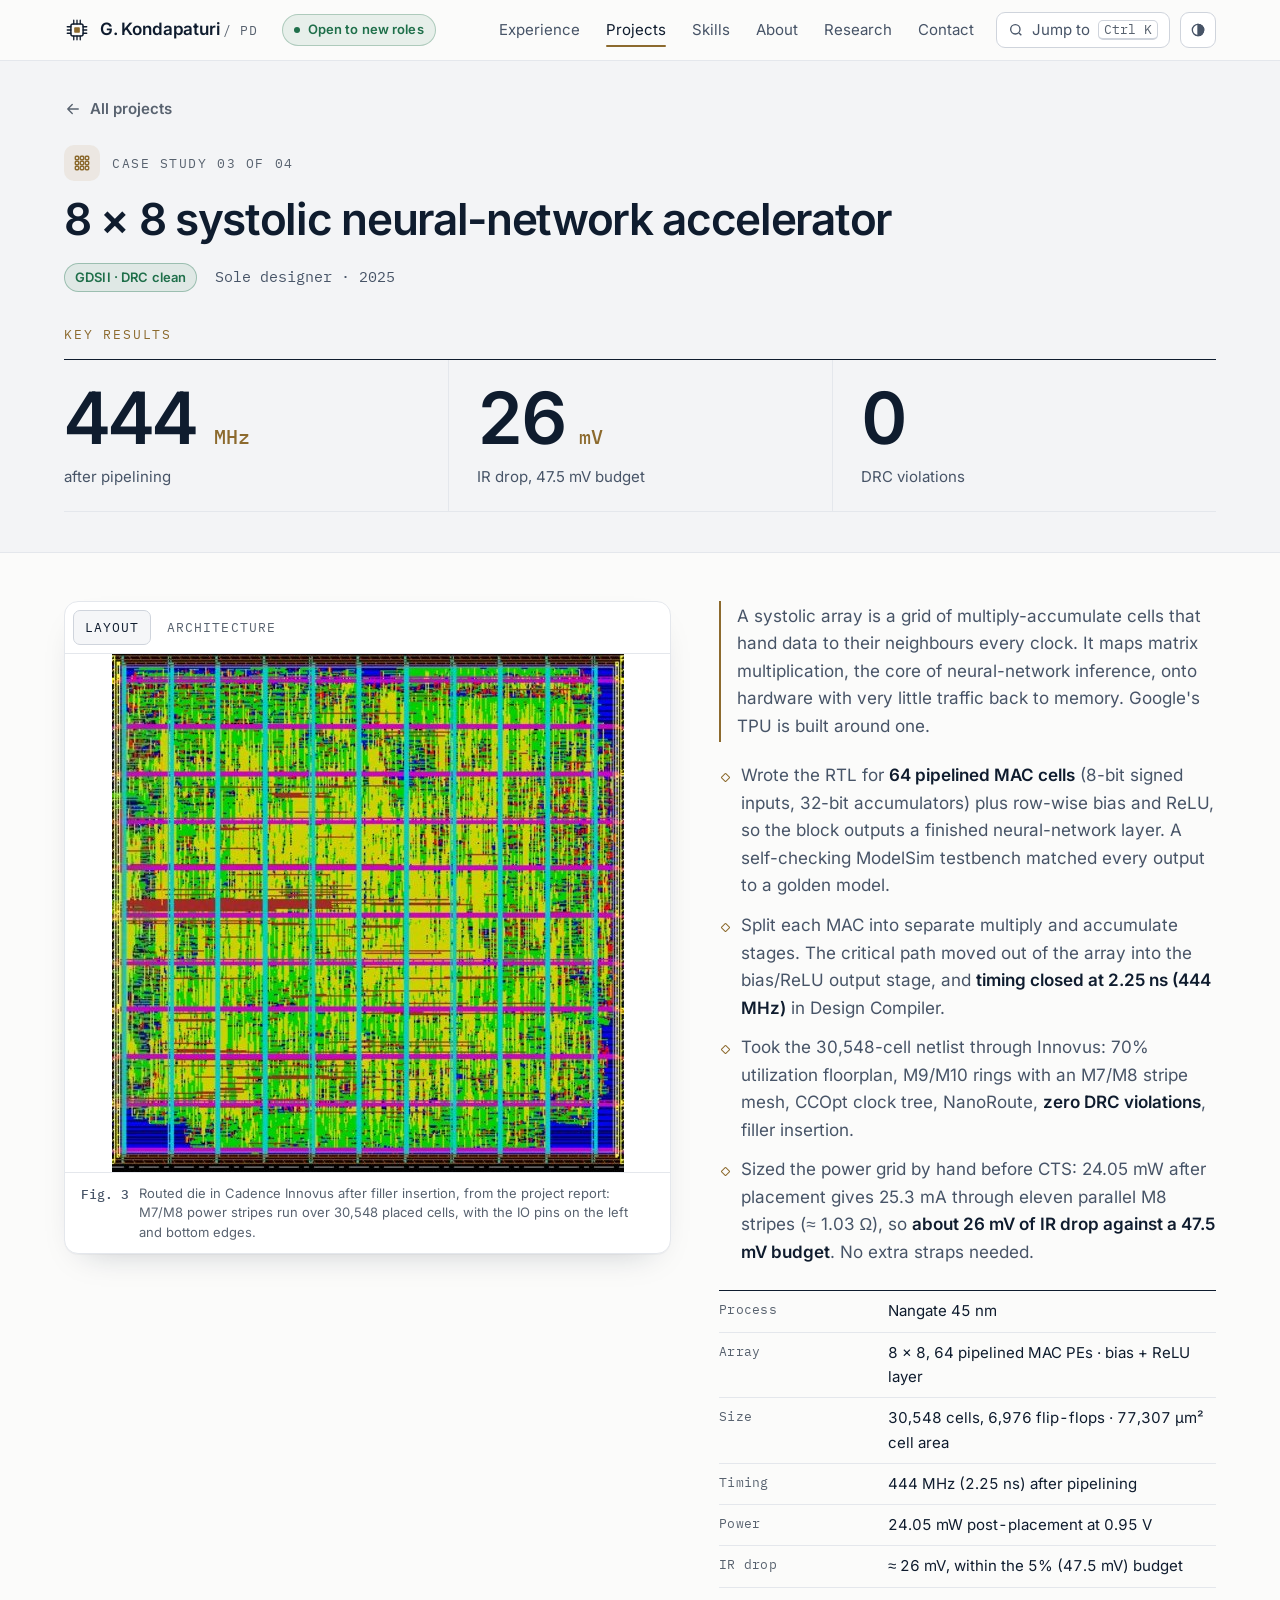
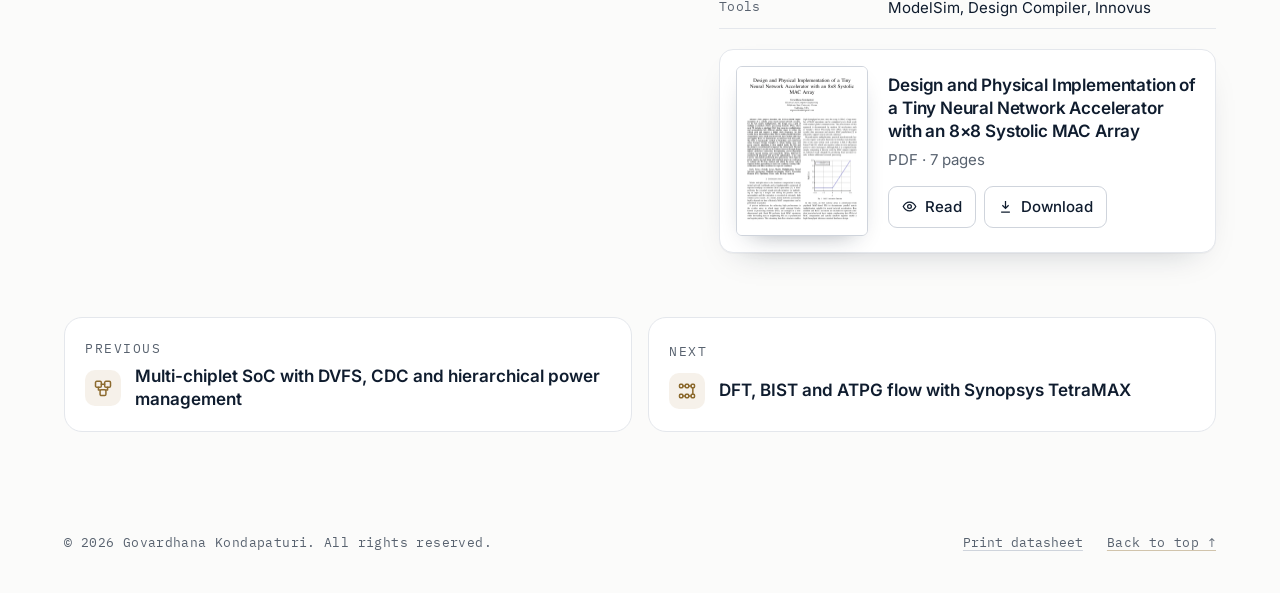
<file: systolic.html>
<!DOCTYPE html>
<html lang="en">
<head>
<meta charset="utf-8">
<meta name="viewport" content="width=device-width, initial-scale=1, viewport-fit=cover">
<title>8 × 8 systolic neural-network accelerator · Govardhana Kondapaturi</title>
<meta name="description" content="A 64-cell multiply-accumulate grid that outputs a finished neural-network layer.">
<link rel="canonical" href="https://srikondapaturi.github.io/systolic.html">
<meta name="theme-color" content="#fbfbfa" media="(prefers-color-scheme: light)">
<meta name="theme-color" content="#0a111c" media="(prefers-color-scheme: dark)">
<meta property="og:type" content="website">
<meta property="og:url" content="https://srikondapaturi.github.io/systolic.html">
<meta property="og:title" content="8 × 8 systolic neural-network accelerator · Govardhana Kondapaturi">
<meta property="og:description" content="A 64-cell multiply-accumulate grid that outputs a finished neural-network layer.">
<meta property="og:image" content="https://srikondapaturi.github.io/og-systolic.png">
<meta property="og:image:width" content="1200">
<meta property="og:image:height" content="630">
<meta name="twitter:card" content="summary_large_image">
<meta name="twitter:image" content="https://srikondapaturi.github.io/og-systolic.png">
<link rel="icon" href="favicon.svg" type="image/svg+xml">
<script>
  document.documentElement.classList.add('js');
  try{var t=localStorage.getItem('gk-theme');if(t)document.documentElement.setAttribute('data-theme',t)}catch(e){}
</script>
<link rel="stylesheet" href="site.css?v=20261028">
</head>
<body class="pp-page">
<svg aria-hidden="true" style="position:absolute;width:0;height:0;overflow:hidden">
 <defs>
  <symbol id="i-doc" viewBox="0 0 24 24"><path d="M14 3H7a2 2 0 0 0-2 2v14a2 2 0 0 0 2 2h10a2 2 0 0 0 2-2V8z"/><path d="M14 3v5h5M12 11v6M9 14l3 3 3-3"/></symbol>
  <symbol id="i-mail" viewBox="0 0 24 24"><rect x="3" y="5" width="18" height="14" rx="2.5"/><path d="m4 7 8 6 8-6"/></symbol>
  <symbol id="i-in" viewBox="0 0 24 24"><rect x="3" y="3" width="18" height="18" rx="3.5"/><path d="M8 10.5V16M8 7.6v.1M11.5 16v-5.5M11.5 13c0-1.6 1-2.6 2.4-2.6s2.1 1 2.1 2.6V16"/></symbol>
  <symbol id="i-arrow" viewBox="0 0 24 24"><path d="M5 12h14M13 6l6 6-6 6"/></symbol>
  <symbol id="i-back" viewBox="0 0 24 24"><path d="M19 12H5M11 6l-6 6 6 6"/></symbol>
  <symbol id="i-pll" viewBox="0 0 24 24"><path d="M3 12c1.5-4 3-4 4.5 0s3 4 4.5 0 3-4 4.5 0 3 4 4.5 0"/><path d="M4 19h16M17 16.5l3 2.5-3 2.5"/></symbol>
  <symbol id="i-chiplet" viewBox="0 0 24 24"><rect x="3" y="4" width="7" height="7" rx="1.5"/><rect x="14" y="4" width="7" height="7" rx="1.5"/><rect x="8.5" y="14" width="7" height="7" rx="1.5"/><path d="M10 7.5h4M6.5 11v3.5h2M17.5 11v3.5h-2"/></symbol>
  <symbol id="i-grid" viewBox="0 0 24 24"><rect x="4" y="4" width="4" height="4" rx="1"/><rect x="10" y="4" width="4" height="4" rx="1"/><rect x="16" y="4" width="4" height="4" rx="1"/><rect x="4" y="10" width="4" height="4" rx="1"/><rect x="10" y="10" width="4" height="4" rx="1"/><rect x="16" y="10" width="4" height="4" rx="1"/><rect x="4" y="16" width="4" height="4" rx="1"/><rect x="10" y="16" width="4" height="4" rx="1"/><rect x="16" y="16" width="4" height="4" rx="1"/></symbol>
  <symbol id="i-chain" viewBox="0 0 24 24"><rect x="3" y="4" width="4" height="4" rx="1"/><rect x="10" y="4" width="4" height="4" rx="1"/><rect x="17" y="4" width="4" height="4" rx="1"/><rect x="17" y="16" width="4" height="4" rx="1"/><rect x="10" y="16" width="4" height="4" rx="1"/><rect x="3" y="16" width="4" height="4" rx="1"/><path d="M7 6h3M14 6h3M19 8v8M17 18h-3M10 18H7"/></symbol>
 </defs>
</svg>
<a class="skip" href="#main">Skip to content</a>
<header class="nav">
  <div class="wrap">
    <a class="mark" href="index.html" aria-label="Govardhana Kondapaturi, home">
      <svg viewBox="0 0 32 32" aria-hidden="true" fill="none">
        <rect x="8.5" y="8.5" width="15" height="15" rx="2.5" stroke="currentColor" stroke-width="1.8"/>
        <rect x="12.5" y="12.5" width="7" height="7" rx="1" fill="var(--cu)"/>
        <path d="M12 8.5V4M16 8.5V4M20 8.5V4M12 28v-4.5M16 28v-4.5M20 28v-4.5M8.5 12H4M8.5 16H4M8.5 20H4M28 12h-4.5M28 16h-4.5M28 20h-4.5" stroke="currentColor" stroke-width="1.6" stroke-linecap="round"/>
      </svg>
      <span>G. Kondapaturi <span class="sub">/ PD</span></span>
    </a>
    <span class="nstat"><i aria-hidden="true"></i>Open to new roles</span>
    <nav class="links" aria-label="Sections">
      <a href="index.html#experience">Experience</a>
      <a href="index.html#work" aria-current="page">Projects</a>
      <a href="index.html#skills">Skills</a>
      <a href="index.html#about">About</a>
      <a href="index.html#research">Research</a>
      <a href="index.html#contact">Contact</a>
    </nav>
    <button class="nbtn" id="palBtn" type="button" aria-haspopup="dialog" aria-controls="pal">
      <svg viewBox="0 0 24 24" fill="none" stroke="currentColor" stroke-width="2" aria-hidden="true"><circle cx="11" cy="11" r="7"/><path d="m20 20-3.5-3.5"/></svg>
      <span class="k-lbl">Jump to</span><span class="menu-lbl">Menu</span><kbd id="kbdHint">⌘K</kbd>
    </button>
    <button class="nbtn icon" id="themeBtn" type="button" aria-label="Switch colour theme" title="Switch theme">
      <svg viewBox="0 0 24 24" fill="none" stroke="currentColor" stroke-width="2" aria-hidden="true"><circle cx="12" cy="12" r="8.5"/><path d="M12 3.5v17a8.5 8.5 0 0 0 0-17z" fill="currentColor"/></svg>
    </button>
  </div>
  <div class="trace" id="trace"></div>
</header>

<main id="main" class="pp">
  <header class="pp-head">
    <div class="wrap">
      <a class="pp-back" href="index.html#work"><svg class="ic" aria-hidden="true"><use href="#i-back"/></svg>All projects</a>
      <div class="pp-kick"><span class="pc-ic"><svg class="ic" aria-hidden="true"><use href="#i-grid"/></svg></span><span>Case study 03 of 04</span></div>
      <h1 class="pp-h">8 × 8 systolic neural-network accelerator</h1>
      <div class="pp-meta"><span class="st ok">GDSII · DRC clean</span><span class="role">Sole designer · 2025</span></div>
      <section class="kr" aria-label="Key results">
        <p class="kr-h">Key results</p>
        <div class="kr-g" style="--n:3"><div class="kr-t"><p class="kr-v"><span data-n="444">444</span><i>MHz</i></p><p class="kr-l">after pipelining</p></div><div class="kr-t"><p class="kr-v"><span data-n="26">26</span><i>mV</i></p><p class="kr-l">IR drop, 47.5 mV budget</p></div><div class="kr-t"><p class="kr-v"><span data-n="0">0</span></p><p class="kr-l">DRC violations</p></div></div>
      </section>
    </div>
  </header>
  <section class="pp-body">
    <div class="wrap">
      <article class="case" id="p-npu">
      <div class="viz">
        <figure class="fig" data-shot="systolic-layout.jpg" data-shot-alt="Routed 8 by 8 systolic array in Cadence Innovus" data-shot-cap="Routed die in Cadence Innovus after filler insertion, from the project report: M7/M8 power stripes run over 30,548 placed cells, with the IO pins on the left and bottom edges.">
          <div class="fig-tabs" role="tablist">
            <button type="button" role="tab" data-v="shot" aria-selected="true">Layout</button>
            <button type="button" role="tab" data-v="arch" aria-selected="false">Architecture</button>
          </div>
          <div class="fig-body">
            <svg class="dg" id="figNpu" viewBox="0 0 640 380" role="img" aria-label="An 8 by 8 grid of multiply-accumulate processing elements with a diagonal wave of activity sweeping across it"></svg>
          </div>
          <figcaption><b>Fig. 3</b><span>8 × 8 systolic array. Operands stream in from the edges and move one cell per clock, so the work sweeps across the array as a diagonal wave.</span></figcaption>
        </figure>
      </div>
      <div>
        <p class="what">A systolic array is a grid of multiply-accumulate cells that hand data to their neighbours every clock. It maps matrix multiplication, the core of neural-network inference, onto hardware with very little traffic back to memory. Google's TPU is built around one.</p>
        <ul class="did">
          <li>Wrote the RTL for <b>64 pipelined MAC cells</b> (8-bit signed inputs, 32-bit accumulators) plus row-wise bias and ReLU, so the block outputs a finished neural-network layer. A self-checking ModelSim testbench matched every output to a golden model.</li>
          <li>Split each MAC into separate multiply and accumulate stages. The critical path moved out of the array into the bias/ReLU output stage, and <b>timing closed at 2.25 ns (444 MHz)</b> in Design Compiler.</li>
          <li>Took the 30,548-cell netlist through Innovus: 70% utilization floorplan, M9/M10 rings with an M7/M8 stripe mesh, CCOpt clock tree, NanoRoute, <b>zero DRC violations</b>, filler insertion.</li>
          <li>Sized the power grid by hand before CTS: 24.05 mW after placement gives 25.3 mA through eleven parallel M8 stripes (≈ 1.03 Ω), so <b>about 26 mV of IR drop against a 47.5 mV budget</b>. No extra straps needed.</li>
        </ul>
        <table class="spec">
          <caption>Specifications</caption>
          <tr><th>Process</th><td>Nangate 45 nm</td></tr>
          <tr><th>Array</th><td>8 × 8, 64 pipelined MAC PEs · bias + ReLU layer</td></tr>
          <tr><th>Size</th><td>30,548 cells, 6,976 flip-flops · 77,307 µm² cell area</td></tr>
          <tr><th>Timing</th><td>444 MHz (2.25 ns) after pipelining</td></tr>
          <tr><th>Power</th><td>24.05 mW post-placement at 0.95 V</td></tr>
          <tr><th>IR drop</th><td>≈ 26 mV, within the 5% (47.5 mV) budget</td></tr>
          <tr><th>Tools</th><td>ModelSim, Design Compiler, Innovus</td></tr>
        </table>
        <div class="doc" data-pdf="Kondapaturi_8x8_Systolic_Array_NN_Accelerator.pdf" data-title="Design and Physical Implementation of a Tiny Neural Network Accelerator with an 8×8 Systolic MAC Array">
          <button class="doc-thumb" type="button" data-view aria-label="Read the report: Design and Physical Implementation of a Tiny Neural Network Accelerator with an 8×8 Systolic MAC Array">
            <img src="systolic-p1.webp" alt="" loading="lazy" decoding="async" width="520" height="673">
            <span class="doc-open" aria-hidden="true">Read</span>
          </button>
          <div class="doc-meta">
            <b class="doc-t">Design and Physical Implementation of a Tiny Neural Network Accelerator with an 8×8 Systolic MAC Array</b>
            <span class="doc-s">PDF · 7 pages</span>
            <div class="doc-act">
              <button class="clink" type="button" data-view>
                <svg viewBox="0 0 24 24" fill="none" stroke="currentColor" stroke-width="2" aria-hidden="true"><path d="M2 12s3.5-7 10-7 10 7 10 7-3.5 7-10 7S2 12 2 12z"/><circle cx="12" cy="12" r="3"/></svg>
                Read
              </button>
              <a class="clink" href="Kondapaturi_8x8_Systolic_Array_NN_Accelerator.pdf" download>
                <svg viewBox="0 0 24 24" fill="none" stroke="currentColor" stroke-width="2" aria-hidden="true"><path d="M12 3v12M7 10l5 5 5-5M5 21h14"/></svg>
                Download
              </a>
            </div>
          </div>
        </div>
      </div>
    </article>
    </div>
  </section>
  <nav class="pp-next wrap" aria-label="More case studies"><a class="pp-nx" href="soc.html"><span class="k">Previous</span><span class="pc-ic"><svg class="ic" aria-hidden="true"><use href="#i-chiplet"/></svg></span><b>Multi-chiplet SoC with DVFS, CDC and hierarchical power management</b></a><a class="pp-nx" href="dft.html"><span class="k">Next</span><span class="pc-ic"><svg class="ic" aria-hidden="true"><use href="#i-chain"/></svg></span><b>DFT, BIST and ATPG flow with Synopsys TetraMAX</b></a></nav>
</main>

<nav class="dock" id="dock" aria-label="Quick contact">
  <a class="dk pri" href="Govardhana_Kondapaturi_Resume.pdf?v=20261028" download><svg class="ic" aria-hidden="true"><use href="#i-doc"/></svg><span>Resume</span></a>
  <a class="dk" href="mailto:govardhana.kondapaturi@gmail.com"><svg class="ic" aria-hidden="true"><use href="#i-mail"/></svg><span>Email</span></a>
  <a class="dk" href="https://www.linkedin.com/in/sri-kondapaturi/" target="_blank" rel="noopener"><svg class="ic" aria-hidden="true"><use href="#i-in"/></svg><span>LinkedIn</span></a>
</nav>

<footer>
  <div class="wrap">
    <span>© 2026 Govardhana Kondapaturi. All rights reserved.</span>
    <span class="grow"></span>
    <button type="button" id="printBtn">Print datasheet</button>
    <a href="#main">Back to top ↑</a>
  </div>
</footer>

<!-- ============ PDF reader ============ -->
<div class="pdfv" id="pdfv" role="dialog" aria-modal="true" aria-labelledby="pdfvT" hidden>
  <div class="pdfv-box">
    <div class="pdfv-bar">
      <b id="pdfvT">Document</b>
      <span class="grow"></span>
      <a class="clink" id="pdfvNew" href="#" target="_blank" rel="noopener">Open in new tab ↗</a>
      <a class="clink" id="pdfvDl" href="#" download>Download</a>
      <button class="pdfv-x" type="button" id="pdfvX" aria-label="Close">×</button>
    </div>
    <iframe id="pdfvF" title="Document" src="about:blank"></iframe>
  </div>
</div>

<!-- ============ command palette ============ -->
<div class="pal" id="pal" role="dialog" aria-modal="true" aria-label="Jump to a section or action">
  <div class="pal-box">
    <div class="pal-in">
      <svg viewBox="0 0 24 24" fill="none" stroke="currentColor" stroke-width="2" aria-hidden="true"><circle cx="11" cy="11" r="7"/><path d="m20 20-3.5-3.5"/></svg>
      <input id="palQ" type="text" placeholder="Jump to a section, copy email, open a link…" autocomplete="off" spellcheck="false" aria-controls="palList" aria-autocomplete="list">
      <kbd>esc</kbd>
    </div>
    <div class="pal-list" id="palList" role="listbox"></div>
    <div class="pal-foot"><span>↑↓ move</span><span>↵ select</span><span>esc close</span></div>
  </div>
</div>

<div class="toast" id="toast" role="status" aria-live="polite">
  <svg viewBox="0 0 24 24" fill="none" stroke="currentColor" stroke-width="2.4" aria-hidden="true"><path d="m5 12 5 5L20 7"/></svg>
  <span id="toastT">Copied</span>
</div>

<script src="site.js?v=20261028" defer></script>
</body>
</html>
</file>
<file: site.css>
@font-face{font-family:Inter;src:url(inter-var.woff2) format("woff2");font-weight:100 900;font-style:normal;font-display:swap}@font-face{font-family:Plex Mono;src:url(plex-mono-400.woff2) format("woff2");font-weight:400;font-style:normal;font-display:swap}@font-face{font-family:Plex Mono;src:url(plex-mono-500.woff2) format("woff2");font-weight:500;font-style:normal;font-display:swap}:root{--paper:#fbfbfa;--paper-2:#f3f4f6;--card:#ffffff;--card-2:#f5f6f8;--ink:#0f1c2e;--ink-2:#475467;--ink-3:#6b7686;--ink-4:#a3abb8;--rule:#e4e7ec;--rule-2:#cfd4dc;--cu:#8c6a2e;--cu-2:#6f521f;--cu-soft:rgba(176,141,87,.12);--cu-line:rgba(140,106,46,.38);--gold:#b08d57;--ok:#1f6f4a;--ok-soft:rgba(31,111,74,.09);--amber:#7a2e4a;--amber-soft:rgba(122,46,74,.08);--blue:#284b7a;--blue-soft:rgba(40,75,122,.09);--shadow:0 1px 0 rgba(15,28,46,.03), 0 14px 34px -20px rgba(15,28,46,.28);--sans:-apple-system,BlinkMacSystemFont,"SF Pro Text","Inter","Segoe UI",Roboto,Helvetica,Arial,sans-serif;--serif:-apple-system,BlinkMacSystemFont,"SF Pro Display","Inter","Segoe UI",Roboto,Helvetica,Arial,sans-serif;--mono:ui-monospace,"SF Mono",SFMono-Regular,Menlo,"Plex Mono",Consolas,monospace;--maxw:1200px;--gut:24px;--r:14px;--r-sm:9px;--nav-h:60px;color-scheme:light}@media (prefers-color-scheme:dark){:root:not([data-theme=light]){--paper:#0a111c;--paper-2:#0d1624;--card:#111b2b;--card-2:#162235;--ink:#eef1f5;--ink-2:#b3bccb;--ink-3:#7d8799;--ink-4:#4f5b6d;--rule:#1d2a3d;--rule-2:#2a3a52;--cu:#d6b56d;--cu-2:#e6c985;--cu-soft:rgba(214,181,109,.11);--cu-line:rgba(214,181,109,.4);--gold:#d6b56d;--ok:#5fcf9a;--ok-soft:rgba(95,207,154,.1);--amber:#e59ab6;--amber-soft:rgba(229,154,182,.1);--blue:#8fb2e6;--blue-soft:rgba(143,178,230,.1);--shadow:0 1px 0 rgba(255,255,255,.02), 0 18px 40px -22px rgba(0,0,0,.8);color-scheme:dark}}:root[data-theme=dark]{--paper:#0a111c;--paper-2:#0d1624;--card:#111b2b;--card-2:#162235;--ink:#eef1f5;--ink-2:#b3bccb;--ink-3:#7d8799;--ink-4:#4f5b6d;--rule:#1d2a3d;--rule-2:#2a3a52;--cu:#d6b56d;--cu-2:#e6c985;--cu-soft:rgba(214,181,109,.11);--cu-line:rgba(214,181,109,.4);--gold:#d6b56d;--ok:#5fcf9a;--ok-soft:rgba(95,207,154,.1);--amber:#e59ab6;--amber-soft:rgba(229,154,182,.1);--blue:#8fb2e6;--blue-soft:rgba(143,178,230,.1);--shadow:0 1px 0 rgba(255,255,255,.02), 0 18px 40px -22px rgba(0,0,0,.8);color-scheme:dark}*,*:before,*:after{box-sizing:border-box}html{scroll-behavior:smooth;scroll-padding-top:calc(var(--nav-h) + 16px);-webkit-text-size-adjust:100%}body{margin:0;background:var(--paper);color:var(--ink);font-family:var(--sans);font-size:17px;line-height:1.62;-webkit-font-smoothing:antialiased;text-rendering:optimizeLegibility;overflow-x:hidden}img,svg{display:block;max-width:100%}a{color:inherit;text-decoration-color:var(--cu-line);text-underline-offset:3px;text-decoration-thickness:1px}a:hover{color:var(--cu);text-decoration-color:var(--cu)}h1,h2,h3,h4{margin:0;font-weight:600;letter-spacing:-.022em;line-height:1.15}p{margin:0}button{font:inherit;color:inherit}::selection{background:var(--cu);color:#fff}:focus-visible{outline:2px solid var(--cu);outline-offset:3px;border-radius:4px}.wrap{max-width:var(--maxw);margin:0 auto;padding:0 var(--gut)}.mono{font-family:var(--mono)}.sr{position:absolute;width:1px;height:1px;overflow:hidden;clip:rect(0 0 0 0);white-space:nowrap}.skip{position:absolute;left:12px;top:-60px;z-index:200;background:var(--ink);color:var(--paper);padding:10px 14px;border-radius:8px;font-size:15px}.skip:focus{top:12px}@media (max-width:640px){:root{--gut:18px}}.strip{border-bottom:1px solid var(--rule);font-family:var(--mono);font-size:13px;letter-spacing:.08em;text-transform:uppercase;color:var(--ink-3)}.strip .wrap{display:flex;align-items:center;gap:18px;height:34px}.strip .grow{flex:1}.strip .live{display:inline-flex;align-items:center;gap:8px;color:var(--ok)}.pulse{width:7px;height:7px;border-radius:50%;background:var(--ok);position:relative;flex:none}.pulse:after{content:"";position:absolute;inset:-4px;border-radius:50%;border:1px solid var(--ok);opacity:0;animation:ping 2.4s ease-out infinite}@keyframes ping{0%{transform:scale(.4);opacity:.9}80%,to{transform:scale(1.6);opacity:0}}@media (max-width:760px){.strip .hide-sm{display:none}}.nav{position:sticky;top:0;z-index:80;background:color-mix(in srgb,var(--paper) 88%,transparent);-webkit-backdrop-filter:saturate(1.4) blur(12px);backdrop-filter:saturate(1.4) blur(12px);border-bottom:1px solid var(--rule)}.nav .wrap{display:flex;align-items:center;height:var(--nav-h);gap:10px}.mark{display:inline-flex;align-items:center;gap:10px;text-decoration:none;color:var(--ink);font-weight:600;letter-spacing:-.01em;font-size:17px;margin-right:auto}.mark:hover{color:var(--ink)}.mark svg{width:26px;height:26px}.mark .sub{font-family:var(--mono);font-size:13px;font-weight:400;color:var(--ink-3);letter-spacing:.04em}.links{display:flex;gap:2px}.links a{position:relative;text-decoration:none;font-size:15px;color:var(--ink-2);padding:8px 12px;border-radius:8px}.links a:hover{color:var(--ink);background:var(--card-2)}.links a.on{color:var(--ink)}.links a.on:after{content:"";position:absolute;left:12px;right:12px;bottom:3px;height:2px;border-radius:2px;background:var(--cu)}.nbtn{display:inline-flex;align-items:center;gap:8px;height:36px;padding:0 11px;border:1px solid var(--rule-2);border-radius:9px;background:var(--card);color:var(--ink-2);cursor:pointer;font-size:15px;transition:border-color .15s,color .15s}.nbtn:hover{border-color:var(--ink-3);color:var(--ink)}.nbtn kbd{font-family:var(--mono);font-size:13px;color:var(--ink-3);border:1px solid var(--rule-2);border-bottom-width:2px;border-radius:5px;padding:0 5px;line-height:17px}.nbtn.icon{width:36px;padding:0;justify-content:center}.nbtn svg{width:16px;height:16px}.menu-lbl{display:none}@media (max-width:900px){.links,.nbtn .k-lbl,.nbtn kbd{display:none}.menu-lbl{display:inline}}.trace{position:absolute;left:0;bottom:-1px;height:2px;width:100%;transform-origin:0 50%;transform:scaleX(0);background:var(--cu)}section{padding:92px 0;border-bottom:1px solid var(--rule)}section.alt{background:var(--paper-2)}.sh{display:flex;align-items:center;gap:14px;font-family:var(--mono);font-size:13px;letter-spacing:.12em;text-transform:uppercase;color:var(--ink-3);margin-bottom:22px}.sh .no{color:var(--cu);font-weight:500}.sh .rl{flex:1;height:1px;background:var(--rule)}.h2{font-size:clamp(28px,3.5vw,44px);max-width:24ch;margin-bottom:16px}.lead{color:var(--ink-2);max-width:62ch;font-size:17px}.sec-top{margin-bottom:48px}@media (max-width:640px){section{padding:68px 0}.sec-top{margin-bottom:34px}}.js .rv{opacity:0;transform:translateY(14px);transition:opacity .7s cubic-bezier(.2,.7,.2,1),transform .7s cubic-bezier(.2,.7,.2,1)}.js .rv.in{opacity:1;transform:none}.btn{display:inline-flex;align-items:center;justify-content:center;gap:9px;min-height:46px;padding:0 18px;border-radius:10px;border:1px solid var(--rule-2);background:var(--card);color:var(--ink);font-size:17px;font-weight:500;text-decoration:none;cursor:pointer;transition:transform .15s,border-color .15s,background .15s,color .15s}.btn:hover{border-color:var(--ink-3);color:var(--ink);transform:translateY(-1px)}.btn:active{transform:translateY(0)}.btn svg{width:17px;height:17px;flex:none}.btn.pri:hover{background:var(--cu);border-color:var(--cu);color:#fff}.hero{padding:42px 0 54px;border-bottom:1px solid var(--rule);position:relative;overflow:hidden}.hero:before{content:"";position:absolute;inset:0;pointer-events:none;opacity:.55;background-image:linear-gradient(var(--rule) 1px,transparent 1px),linear-gradient(90deg,var(--rule) 1px,transparent 1px);background-size:24px 24px;mask-image:linear-gradient(90deg,#000 0,rgba(0,0,0,.35) 45%,transparent 70%)}.hero .wrap{position:relative;display:grid;grid-template-columns:1.02fr .98fr;gap:60px;align-items:center}@media (max-width:1000px){.hero .wrap{grid-template-columns:1fr;gap:44px}}.eyebrow{font-family:var(--mono);font-size:13px;letter-spacing:.14em;text-transform:uppercase;color:var(--cu);margin-bottom:16px}.name{font-size:clamp(44px,5.6vw,72px);font-weight:600;letter-spacing:-.045em;line-height:.98;margin-bottom:18px}.name span{display:block}.name span:last-child{color:var(--ink-2)}.tagline{font-size:clamp(17px,1.9vw,20px);line-height:1.5;color:var(--ink);max-width:36ch;margin-bottom:22px;letter-spacing:-.01em}.tagline b{font-weight:600;color:var(--cu)}.features{border-top:1px solid var(--ink);border-bottom:1px solid var(--rule);padding:12px 0 14px;margin-bottom:22px;max-width:560px}.features h2{font-family:var(--mono);font-size:13px;font-weight:500;letter-spacing:.14em;text-transform:uppercase;color:var(--ink);margin-bottom:10px}.features ul{list-style:none;margin:0;padding:0;display:grid;gap:5px}.features li{position:relative;padding-left:20px;color:var(--ink-2);font-size:15px;line-height:1.48}.features li:before{content:"";position:absolute;left:0;top:.62em;width:8px;height:8px;background:var(--cu);clip-path:polygon(0 0,100% 50%,0 100%)}.features li b{color:var(--ink);font-weight:600}.cta{display:flex;flex-wrap:wrap;gap:10px;margin-bottom:18px}.status{font-family:var(--mono);font-size:13px;color:var(--ink-3);line-height:1.85;display:flex;flex-wrap:wrap;gap:4px 16px}.status span{white-space:nowrap}.status i{font-style:normal;color:var(--ink-2)}.die{--dbg:#0a111c;--dl:#222831;--dt:#8d96a2;background:var(--dbg);border:1px solid #1f252d;border-radius:16px;overflow:hidden;box-shadow:0 30px 70px -30px #0a0e148c,0 0 0 1px #ffffff05 inset;color:#dfe5ec;position:relative}.die-bar{display:flex;align-items:center;gap:10px;height:38px;padding:0 14px;border-bottom:1px solid var(--dl);font-family:var(--mono);font-size:13px;letter-spacing:.12em;text-transform:uppercase;color:var(--dt)}.die-bar .dots{display:flex;gap:6px}.die-bar .dots i{width:9px;height:9px;border-radius:50%;background:#2a3038;display:block}.die-bar .grow{flex:1}.die-bar b{color:#e8edf2;font-weight:500}.die-view{position:relative;aspect-ratio:1/1;background:radial-gradient(circle at 50% 50%,rgba(255,255,255,.035),transparent 70%),linear-gradient(#15191f 1px,transparent 1px) 0 0/20px 20px,linear-gradient(90deg,#15191f 1px,transparent 1px) 0 0/20px 20px}.die-view svg{width:100%;height:100%}.die-foot{border-top:1px solid var(--dl);padding:12px 14px 14px}.stages{display:flex;gap:6px;overflow-x:auto;scrollbar-width:none;margin-bottom:10px;padding-bottom:2px}.stages::-webkit-scrollbar{display:none}.stg{flex:none;font-family:var(--mono);font-size:13px;letter-spacing:.09em;text-transform:uppercase;color:#7e8894;background:#0f1826;border:1px solid #232a33;border-radius:7px;padding:0 10px;height:30px;cursor:pointer;transition:color .2s,border-color .2s,background .2s}.stg:hover{color:#dfe5ec;border-color:#39424e}.stg.done{color:#b9c2cc}.stg.on{color:#fff;border-color:#d6b56d;background:#d6b56d24}.cap{display:flex;align-items:flex-start;gap:12px;min-height:40px}.cap .n{font-family:var(--mono);font-size:13px;color:#d6b56d;padding-top:2px;flex:none}.cap p{font-size:15px;line-height:1.5;color:#b8c1cb;flex:1}.cap p b{color:#fff;font-weight:500}.replay{flex:none;background:none;border:1px solid #2a323c;color:#9aa4b0;border-radius:7px;width:30px;height:30px;display:grid;place-items:center;cursor:pointer}.replay:hover{color:#fff;border-color:#4a5563}.replay svg{width:14px;height:14px}#die .L{transition:opacity .7s ease}#die[data-s="0"] .L{opacity:0}#die .cell-row{opacity:0;transition:opacity .35s ease;transition-delay:var(--d,0ms)}#die .cts-seg{stroke-dasharray:var(--len);stroke-dashoffset:var(--len);transition:stroke-dashoffset .5s ease;transition-delay:var(--d,0ms)}#die .cts-leaf{opacity:0;transition:opacity .3s ease;transition-delay:var(--d,0ms)}#die .net{opacity:0;transition:opacity .25s ease;transition-delay:var(--d,0ms)}#die .stamp{opacity:0;transform:scale(1.25) rotate(-7deg);transform-origin:300px 300px;transition:opacity .45s ease,transform .55s cubic-bezier(.2,1.4,.4,1)}#die .core-tint{opacity:0;transition:opacity .6s ease}#die .L-fp,#die .L-pwr,#die .L-place,#die .L-cts,#die .L-route,#die .L-sign{opacity:0}#die.s1 .L-fp,#die.s2 .L-fp,#die.s3 .L-fp,#die.s4 .L-fp,#die.s5 .L-fp,#die.s6 .L-fp,#die.s2 .L-pwr,#die.s3 .L-pwr,#die.s4 .L-pwr,#die.s5 .L-pwr,#die.s6 .L-pwr,#die.s3 .L-place,#die.s4 .L-place,#die.s5 .L-place,#die.s6 .L-place,#die.s3 .cell-row,#die.s4 .cell-row,#die.s5 .cell-row,#die.s6 .cell-row,#die.s4 .L-cts,#die.s5 .L-cts,#die.s6 .L-cts{opacity:1}#die.s4 .cts-seg,#die.s5 .cts-seg,#die.s6 .cts-seg{stroke-dashoffset:0}#die.s4 .cts-leaf,#die.s5 .cts-leaf,#die.s6 .cts-leaf,#die.s5 .L-route,#die.s6 .L-route,#die.s5 .net,#die.s6 .net,#die.s6 .L-sign{opacity:1}#die.s6 .stamp{opacity:1;transform:scale(1) rotate(-7deg)}#die.s6 .core-tint{opacity:1}#die.s5 .L-place{opacity:.55}#die.s6 .L-place{opacity:.42}#die.s6 .L-cts,#die.s6 .L-route{opacity:.8}#die.instant *{transition:none!important}.band{border-bottom:1px solid var(--rule);background:var(--card)}.band .wrap{display:grid;grid-template-columns:170px repeat(4,1fr)}.band-h{padding:26px 20px 26px 0;border-right:1px solid var(--rule);font-family:var(--mono);font-size:13px;letter-spacing:.14em;text-transform:uppercase;color:var(--ink-3);line-height:1.8}.band-h b{display:block;color:var(--ink);font-weight:500}.kpi{display:block;text-decoration:none;padding:24px 22px;border-right:1px solid var(--rule);transition:background .2s}.kpi:last-child{border-right:0}.kpi:hover{background:var(--card-2);color:inherit}.kpi .v{font-family:var(--mono);font-size:clamp(28px,3vw,28px);font-weight:500;letter-spacing:-.03em;line-height:1;color:var(--ink)}.kpi .v small{font-size:.5em;margin-left:3px;color:var(--ink-3);letter-spacing:0}.kpi .l{font-size:15px;color:var(--ink);margin-top:10px;font-weight:500}.kpi .s{font-family:var(--mono);font-size:13px;color:var(--ink-3);margin-top:4px}.kpi:hover .s{color:var(--cu)}@media (max-width:1000px){.band .wrap{grid-template-columns:repeat(2,1fr);padding:0}.band-h{grid-column:1/-1;border-right:0;border-bottom:1px solid var(--rule);padding:14px var(--gut)}.band-h b{display:inline;margin-left:8px}.kpi{border-bottom:1px solid var(--rule);padding:22px var(--gut)}.kpi:nth-child(odd){border-right:0}.kpi:nth-last-child(-n+2){border-bottom:0}}.case{display:grid;grid-template-columns:minmax(0,1.1fr) minmax(0,.9fr);gap:48px;align-items:start;padding:52px 0;border-top:1px solid var(--rule)}.case:first-of-type{border-top:0;padding-top:0}.case.flip .viz{order:2}@media (max-width:1000px){.case{grid-template-columns:1fr;gap:28px;padding:40px 0}.case.flip .viz{order:0}}.viz{position:sticky;top:calc(var(--nav-h) + 24px)}@media (max-width:1000px){.viz{position:static}}.fig{margin:0;background:var(--card);border:1px solid var(--rule);border-radius:var(--r);overflow:hidden;box-shadow:var(--shadow)}.fig-tabs{display:none;gap:4px;padding:8px;border-bottom:1px solid var(--rule)}.fig.has-shot .fig-tabs{display:flex}.fig-tabs button{background:none;border:1px solid transparent;border-radius:7px;padding:6px 11px;font-family:var(--mono);font-size:13px;letter-spacing:.08em;text-transform:uppercase;color:var(--ink-3);cursor:pointer}.fig-tabs button[aria-selected=true]{border-color:var(--rule-2);color:var(--ink);background:var(--card-2)}.fig-body{position:relative}.fig-body svg{width:100%;height:auto}.fig-body .shot{display:none;width:100%;height:auto}.fig.show-shot .fig-body svg{display:none}.fig.show-shot .fig-body .shot{display:block}.fig figcaption{display:flex;gap:10px;border-top:1px solid var(--rule);padding:11px 16px;font-size:13px;color:var(--ink-3);line-height:1.5}.fig figcaption b{font-family:var(--mono);font-weight:500;color:var(--ink-2);flex:none;font-size:13px;padding-top:1px}.tagrow{display:flex;flex-wrap:wrap;align-items:center;gap:8px;margin-bottom:16px}.st{display:inline-flex;align-items:center;gap:7px;font-family:var(--mono);font-size:13px;letter-spacing:.08em;text-transform:uppercase;padding:4px 9px;border-radius:6px;border:1px solid}.st.ok{color:var(--ok);background:var(--ok-soft);border-color:color-mix(in srgb,var(--ok) 35%,transparent)}.st.am{color:var(--amber);background:var(--amber-soft);border-color:color-mix(in srgb,var(--amber) 35%,transparent)}.st.bl{color:var(--blue);background:var(--blue-soft);border-color:color-mix(in srgb,var(--blue) 35%,transparent)}.st.cu{color:var(--cu);background:var(--cu-soft);border-color:var(--cu-line)}.st .pulse{width:6px;height:6px}.role{font-family:var(--mono);font-size:13px;color:var(--ink-3)}.case h3{font-size:clamp(20px,2.4vw,28px);letter-spacing:-.028em;margin-bottom:14px;line-height:1.18}.what{border-left:2px solid var(--cu);padding:2px 0 2px 16px;color:var(--ink-2);font-size:17px;margin-bottom:20px}.what b{display:block;font-family:var(--mono);font-size:13px;font-weight:500;letter-spacing:.14em;text-transform:uppercase;color:var(--cu);margin-bottom:4px}.did{list-style:none;margin:0 0 24px;padding:0;display:grid;gap:12px}.did li{position:relative;padding-left:22px;color:var(--ink-2);font-size:17px}.did li:before{content:"";position:absolute;left:3px;top:.68em;width:7px;height:7px;border:1.5px solid var(--cu);border-radius:1px;transform:rotate(45deg)}.did li b{color:var(--ink);font-weight:600}.spec{width:100%;border-collapse:collapse;font-size:15px;margin-bottom:20px}.spec caption{text-align:left;font-family:var(--mono);font-size:13px;letter-spacing:.14em;text-transform:uppercase;color:var(--ink);padding-bottom:8px;border-bottom:1px solid var(--ink)}.spec th,.spec td{text-align:left;padding:8px 0;border-bottom:1px solid var(--rule);vertical-align:top}.spec th{width:34%;font-family:var(--mono);font-size:13px;font-weight:400;color:var(--ink-3);padding-right:14px;letter-spacing:.02em}.spec td{color:var(--ink)}.spec td .mono{font-size:15px}.clinks{display:flex;flex-wrap:wrap;gap:10px}.clink{display:inline-flex;align-items:center;gap:8px;font-size:15px;font-weight:500;text-decoration:none;border:1px solid var(--rule-2);border-radius:9px;padding:8px 13px;background:var(--card)}.clink:hover{border-color:var(--cu);color:var(--cu)}.clink svg{width:15px;height:15px}.dg text{font-family:var(--mono)}.dg .bx{fill:var(--card-2);stroke:var(--ink-3);stroke-width:1.2}.dg .bx.hot{fill:var(--cu-soft);stroke:var(--cu);stroke-width:1.5}.dg .t1{fill:var(--ink);font-size:16px;font-weight:500}.dg .t2{fill:var(--ink-2);font-size:12px}.dg .t3{fill:var(--ink-3);font-size:12px;letter-spacing:.1em;text-transform:uppercase}.dg .tc{fill:var(--cu);font-size:12px;font-weight:500}.dg .w{fill:none;stroke:var(--ink-2);stroke-width:1.4}.dg .w.cu{stroke:var(--cu);stroke-width:1.8}.dg .w.dash{stroke-dasharray:4 4}.dg .ar{fill:var(--ink-2)}.dg .ar.cu{fill:var(--cu)}.dg .grid-l{stroke:var(--rule);stroke-width:1}.dg .blip{fill:var(--cu)}.dg .pe{fill:var(--card-2);stroke:var(--rule-2);stroke-width:1;animation:wave 3.2s ease-in-out infinite;animation-delay:var(--d)}@keyframes wave{0%,62%,to{fill:var(--card-2);stroke:var(--rule-2)}12%{fill:var(--cu);stroke:var(--cu)}30%{fill:var(--cu-soft);stroke:var(--cu-line)}}.dg .flowline{stroke-dasharray:6 6;animation:flow 1.2s linear infinite}@keyframes flow{to{stroke-dashoffset:-12}}.dg .scan{fill:none;stroke:var(--cu);stroke-width:2;stroke-dasharray:7 5;animation:flow .9s linear infinite}.dg .ff{fill:var(--card);stroke:var(--ink-3);stroke-width:1.1}.dg .dom{stroke-width:1.2}.dg .mode-a{animation:modeA 4s steps(1) infinite}.dg .mode-b{animation:modeB 4s steps(1) infinite}@keyframes modeA{0%{opacity:1}50%{opacity:.18}}@keyframes modeB{0%{opacity:.18}50%{opacity:1}}.filter{display:flex;flex-wrap:wrap;align-items:center;gap:8px;margin-bottom:18px}.filter .lbl{font-family:var(--mono);font-size:13px;letter-spacing:.12em;text-transform:uppercase;color:var(--ink-3);margin-right:6px}.fchip{display:inline-flex;align-items:center;gap:8px;min-height:36px;padding:0 13px;border-radius:999px;border:1px solid var(--rule-2);background:var(--card);font-size:15px;color:var(--ink-2);cursor:pointer;transition:.15s}.fchip:hover{border-color:var(--ink-3);color:var(--ink)}.fchip[aria-pressed=true]{background:var(--ink);border-color:var(--ink);color:var(--paper)}.fchip i{width:8px;height:8px;border-radius:50%;display:block}.p-adpll{background:#8c6a2e}.p-soc{background:#284b7a}.p-npu{background:#1f6f4a}.p-dft{background:#7a2e4a}:root[data-theme=dark] .p-adpll{background:#d6b56d}:root[data-theme=dark] .p-soc{background:#7fa8e0}:root[data-theme=dark] .p-npu{background:#4fd197}:root[data-theme=dark] .p-dft{background:#e59ab6}@media (prefers-color-scheme:dark){:root:not([data-theme=light]) .p-adpll{background:#d6b56d}:root:not([data-theme=light]) .p-soc{background:#7fa8e0}:root:not([data-theme=light]) .p-npu{background:#4fd197}:root:not([data-theme=light]) .p-dft{background:#e59ab6}}.matrix{border:1px solid var(--rule);border-radius:var(--r);overflow:hidden;background:var(--card)}.mx-row{display:grid;grid-template-columns:200px minmax(0,1.4fr) minmax(0,1fr) 232px;border-top:1px solid var(--rule);transition:opacity .25s,background .25s}.mx-row:first-child{border-top:0}.mx-row.head{background:var(--card-2);font-family:var(--mono);font-size:13px;letter-spacing:.14em;text-transform:uppercase;color:var(--ink-3)}.mx-row>div{padding:14px 18px;font-size:15px;color:var(--ink-2);line-height:1.5}.mx-row.head>div{padding:11px 18px}.mx-row .stage{color:var(--ink);font-weight:600;font-size:15px}.mx-row .stage small{display:block;font-family:var(--mono);font-weight:400;font-size:13px;color:var(--ink-3);margin-top:2px;letter-spacing:.02em}.mx-row .none{color:var(--ink-4)}.ev{display:flex;flex-wrap:wrap;gap:5px;align-content:flex-start}.ev a{display:inline-flex;align-items:center;gap:6px;text-decoration:none;font-family:var(--mono);font-size:13px;color:var(--ink-2);border:1px solid var(--rule);border-radius:6px;padding:2px 7px}.ev a:hover{border-color:var(--cu);color:var(--cu)}.ev a i{width:6px;height:6px;border-radius:50%;display:block}.matrix.filtering .mx-row:not(.head):not(.match){opacity:.28}.matrix.filtering .mx-row.match{background:var(--cu-soft)}.mx-lbl{display:none}@media (max-width:900px){.mx-row.head{display:none}.mx-row{grid-template-columns:1fr;padding:14px 0}.mx-row>div{padding:4px 18px}.mx-row .stage{padding-bottom:8px}.mx-lbl{display:inline-block;width:92px;font-family:var(--mono);font-size:13px;letter-spacing:.1em;text-transform:uppercase;color:var(--ink-3)}.mx-row .ev{padding-top:8px}}.also{margin-top:18px;font-size:15px;color:var(--ink-3)}.also b{font-family:var(--mono);font-size:13px;font-weight:500;letter-spacing:.12em;text-transform:uppercase;color:var(--ink-2);margin-right:8px}.about{display:grid;grid-template-columns:.78fr 1.22fr;gap:56px;align-items:start}@media (max-width:1000px){.about{grid-template-columns:1fr;gap:36px}}.portrait{position:sticky;top:calc(var(--nav-h) + 24px)}@media (max-width:1000px){.portrait{position:static;max-width:420px}}.pframe{position:relative;aspect-ratio:4/5;border-radius:var(--r);overflow:hidden;border:1px solid var(--rule);background:var(--card);box-shadow:var(--shadow)}.pframe img{width:100%;height:100%;object-fit:cover}.pframe .ph{position:absolute;inset:0;display:grid;place-items:center;background:repeating-linear-gradient(90deg,transparent 0 11px,var(--rule) 11px 12px),repeating-linear-gradient(0deg,transparent 0 11px,var(--rule) 11px 12px);background-color:var(--card-2)}.pframe .ph span{font-family:var(--sans);font-weight:600;font-size:72px;letter-spacing:-.06em;color:var(--ink);background:var(--card);padding:6px 20px;border-radius:12px;border:1px solid var(--rule)}.pframe .tick{position:absolute;width:14px;height:14px;border-color:var(--cu);border-style:solid;border-width:0}.pframe .tl{top:10px;left:10px;border-top-width:2px;border-left-width:2px}.pframe .tr{top:10px;right:10px;border-top-width:2px;border-right-width:2px}.pframe .bl{bottom:10px;left:10px;border-bottom-width:2px;border-left-width:2px}.pframe .br{bottom:10px;right:10px;border-bottom-width:2px;border-right-width:2px}.facts{margin:16px 0 0;display:grid;grid-template-columns:auto 1fr;gap:0;font-size:15px;border-top:1px solid var(--ink)}.facts dt,.facts dd{margin:0;padding:9px 0;border-bottom:1px solid var(--rule)}.facts dt{font-family:var(--mono);font-size:13px;color:var(--ink-3);padding-right:18px;letter-spacing:.02em}.facts dd{color:var(--ink)}.bio p{color:var(--ink-2);font-size:17px;margin-bottom:16px;max-width:62ch}.bio p b{color:var(--ink);font-weight:600}.path{list-style:none;margin:34px 0 0;padding:0;position:relative}.path:before{content:"";position:absolute;left:124px;top:6px;bottom:6px;width:1px;background:var(--rule-2)}.path li{display:grid;grid-template-columns:106px 1fr;gap:38px;padding:0 0 26px;position:relative}.path li:last-child{padding-bottom:0}.path li:before{content:"";position:absolute;left:119.5px;top:7px;width:9px;height:9px;border-radius:50%;background:var(--paper-2);border:2px solid var(--ink-3)}.path li.key:before{border-color:var(--cu);background:var(--cu)}.path li.next:before{border-style:dashed;border-color:var(--cu);background:var(--paper-2)}.path .when{font-family:var(--mono);font-size:13px;color:var(--ink-3);text-align:right;padding-top:2px;line-height:1.5}.path h4{font-size:17px;letter-spacing:-.01em;margin-bottom:3px}.path .org{font-size:15px;color:var(--ink-2)}.path .note{font-size:15px;color:var(--ink-3);margin-top:6px}.path ul{margin:8px 0 0;padding-left:18px;color:var(--ink-2);font-size:15px}.path ul li{display:list-item;padding:0 0 4px;grid-template-columns:none}.path ul li:before{display:none}.path li.next h4 a{color:var(--cu);text-decoration:none}.path li.next h4 a:hover{text-decoration:underline}@media (max-width:560px){.path:before{left:4px}.path li{grid-template-columns:1fr;gap:4px;padding-left:28px}.path li:before{left:0}.path .when{text-align:left}}.rc{display:grid;grid-template-columns:1.1fr .9fr;gap:28px;align-items:start}@media (max-width:1000px){.rc{grid-template-columns:1fr}}.card{background:var(--card);border:1px solid var(--rule);border-radius:var(--r);padding:28px;box-shadow:var(--shadow)}.card-h{font-family:var(--mono);font-size:13px;letter-spacing:.14em;text-transform:uppercase;color:var(--ink-3);margin-bottom:18px;display:flex;align-items:center;gap:10px}.card-h .rl{flex:1;height:1px;background:var(--rule)}.pub h3{font-size:20px;line-height:1.35;letter-spacing:-.018em;margin:14px 0 10px}.pub .auth{color:var(--ink-2);font-size:17px}.pub .auth b{color:var(--ink);font-weight:600}.pub .venue{font-family:var(--mono);font-size:13px;color:var(--ink-3);margin-top:6px}.cite{margin-top:20px;background:var(--card-2);border:1px solid var(--rule);border-radius:10px;padding:14px 16px;font-family:var(--mono);font-size:13px;color:var(--ink-2);line-height:1.7}.pub .clinks{margin-top:16px}.certs{list-style:none;margin:0;padding:0}.certs li{border-top:1px solid var(--rule)}.certs li:first-child{border-top:0}.certs a{display:grid;grid-template-columns:1fr auto;gap:2px 14px;align-items:center;padding:14px 0;text-decoration:none}.certs .v{font-family:var(--mono);font-size:13px;letter-spacing:.12em;text-transform:uppercase;color:var(--ink-3)}.certs .n{font-weight:500;color:var(--ink);font-size:17px;grid-column:1}.certs .go{grid-row:1/3;grid-column:2;display:inline-flex;align-items:center;gap:6px;font-family:var(--mono);font-size:13px;color:var(--ok);border:1px solid color-mix(in srgb,var(--ok) 35%,transparent);background:var(--ok-soft);border-radius:6px;padding:4px 8px}.certs a:hover .n{color:var(--cu)}.certs a:hover .go{border-color:var(--ok)}.contact{display:grid;grid-template-columns:1.05fr .95fr;gap:28px;align-items:start}@media (max-width:1000px){.contact{grid-template-columns:1fr}}.pinout svg{width:100%;height:auto;max-width:520px;margin:0 auto 6px}.pinout .pkg{fill:var(--ink)}.pinout .pkg-t{fill:var(--paper);font-family:var(--mono)}.pinout .pin rect{fill:var(--rule-2);transition:fill .15s}.pinout .pin text{font-family:var(--mono);font-size:13px;fill:var(--ink-2);transition:fill .15s}.pinout .pin .pn{fill:var(--ink-3);font-size:13px}.pinout .pin:hover rect,.pinout .pin.hl rect{fill:var(--cu)}.pinout .pin:hover text,.pinout .pin.hl text{fill:var(--cu)}.pinout a.pin{cursor:pointer}.pins{width:100%;border-collapse:collapse;font-size:15px;margin-top:10px}.pins caption{text-align:left;font-family:var(--mono);font-size:13px;letter-spacing:.14em;text-transform:uppercase;color:var(--ink);padding-bottom:8px;border-bottom:1px solid var(--ink)}.pins th{font-family:var(--mono);font-size:13px;letter-spacing:.1em;text-transform:uppercase;color:var(--ink-3);font-weight:400;text-align:left;padding:9px 10px 9px 0;border-bottom:1px solid var(--rule)}.pins td{padding:11px 10px 11px 0;border-bottom:1px solid var(--rule);vertical-align:middle}.pins td:first-child{font-family:var(--mono);color:var(--ink-3);width:40px}.pins td:nth-child(2){font-family:var(--mono);font-size:13px;color:var(--ink);width:100px}.pins td:nth-child(3){font-family:var(--mono);font-size:13px;color:var(--ink-3);width:44px}.pins tr{transition:background .15s}.pins tr.hl{background:var(--cu-soft)}.pins a{word-break:break-word}.copy{margin-left:8px;background:none;border:1px solid var(--rule-2);border-radius:6px;font-family:var(--mono);font-size:13px;color:var(--ink-3);padding:2px 7px;cursor:pointer;vertical-align:1px}.copy:hover{border-color:var(--cu);color:var(--cu)}@media (max-width:560px){.pins td:nth-child(3),.pins th:nth-child(3){display:none}}form.msg{display:grid;gap:14px}.f2{display:grid;grid-template-columns:1fr 1fr;gap:14px}@media (max-width:560px){.f2{grid-template-columns:1fr}}.fld label{display:block;font-family:var(--mono);font-size:13px;letter-spacing:.12em;text-transform:uppercase;color:var(--ink-3);margin-bottom:6px}.fld input,.fld textarea{width:100%;font:inherit;font-size:17px;color:var(--ink);background:var(--paper);border:1px solid var(--rule-2);border-radius:10px;padding:12px 13px;transition:border-color .15s,box-shadow .15s}.fld input::placeholder,.fld textarea::placeholder{color:var(--ink-4)}.fld input:focus,.fld textarea:focus{outline:none;border-color:var(--cu);box-shadow:0 0 0 3px var(--cu-soft)}.fld textarea{min-height:140px;resize:vertical}.fnote{font-size:13px;color:var(--ink-3);line-height:1.5}.fsent{display:none;text-align:center;padding:30px 10px}.fsent h4{font-size:20px;margin:12px 0 6px}.fsent p{color:var(--ink-2)}.card.sent form{display:none}.card.sent .fsent{display:block}.hp{position:absolute;left:-9999px}footer{padding:28px 0 40px;font-family:var(--mono);font-size:13px;color:var(--ink-3);letter-spacing:.03em}footer .wrap{display:flex;flex-wrap:wrap;gap:10px 24px;align-items:center}footer .grow{flex:1}footer button{background:none;border:0;padding:0;font:inherit;color:var(--ink-3);cursor:pointer;text-decoration:underline;text-decoration-color:var(--rule-2);text-underline-offset:3px}footer button:hover,footer a:hover{color:var(--cu)}.pal{position:fixed;inset:0;z-index:150;display:none;align-items:flex-start;justify-content:center;padding:12vh 16px 16px;background:#0a0c106b;-webkit-backdrop-filter:blur(3px);backdrop-filter:blur(3px)}.pal.open{display:flex}.pal-box{width:min(600px,100%);background:var(--card);border:1px solid var(--rule-2);border-radius:14px;box-shadow:0 30px 80px -20px #00000080;overflow:hidden;animation:pop .16s ease-out}@keyframes pop{0%{transform:translateY(-6px) scale(.985);opacity:0}}.pal-in{display:flex;align-items:center;gap:10px;padding:0 16px;border-bottom:1px solid var(--rule)}.pal-in svg{width:17px;height:17px;color:var(--ink-3);flex:none}.pal-in input{flex:1;border:0;outline:0;background:none;font:inherit;font-size:17px;color:var(--ink);height:54px}.pal-in kbd{font-family:var(--mono);font-size:13px;color:var(--ink-3);border:1px solid var(--rule-2);border-radius:5px;padding:1px 6px}.pal-list{max-height:min(420px,56vh);overflow-y:auto;padding:6px}.pal-g{font-family:var(--mono);font-size:13px;letter-spacing:.14em;text-transform:uppercase;color:var(--ink-3);padding:10px 10px 5px}.pal-i{display:flex;align-items:center;gap:12px;padding:0 10px;min-height:44px;border-radius:9px;cursor:pointer;font-size:15px;color:var(--ink)}.pal-i .ic{width:26px;height:26px;border-radius:7px;border:1px solid var(--rule);display:grid;place-items:center;font-family:var(--mono);font-size:13px;color:var(--ink-2);flex:none;background:var(--paper)}.pal-i .hint{margin-left:auto;font-family:var(--mono);font-size:13px;color:var(--ink-3)}.pal-i.sel{background:var(--cu-soft)}.pal-i.sel .ic{border-color:var(--cu-line);color:var(--cu)}.pal-empty{padding:26px;text-align:center;color:var(--ink-3);font-size:15px}.pal-foot{display:flex;gap:16px;border-top:1px solid var(--rule);padding:9px 16px;font-family:var(--mono);font-size:13px;color:var(--ink-3)}@media (max-width:640px){.pal{padding-top:10px}.pal-foot{display:none}}.toast{position:fixed;left:50%;bottom:26px;z-index:160;transform:translate(-50%,20px);opacity:0;pointer-events:none;background:var(--ink);color:var(--paper);font-size:15px;padding:11px 16px;border-radius:10px;box-shadow:0 14px 40px -12px #00000073;transition:opacity .2s,transform .25s;display:flex;align-items:center;gap:9px}.toast.show{opacity:1;transform:translate(-50%)}.toast svg{width:16px;height:16px;color:var(--ok)}@media (prefers-reduced-motion:reduce){html{scroll-behavior:auto}*,*:before,*:after{animation-duration:.001ms!important;animation-iteration-count:1!important;transition-duration:.001ms!important;transition-delay:0ms!important}.js .rv{opacity:1;transform:none}}@media print{html:root:not([data-x]),html:root[data-theme]{--paper:#fff;--paper-2:#fff;--card:#fff;--card-2:#f6f6f6;--ink:#000;--ink-2:#222;--ink-3:#555;--ink-4:#888;--rule:#ccc;--rule-2:#aaa;--shadow:none;--cu:#a0461a;--cu-soft:rgba(160,70,26,.08);--cu-line:rgba(160,70,26,.3);--ok:#1d7a4c;--ok-soft:rgba(29,122,76,.08);--amber:#8a5c00;--amber-soft:rgba(138,92,0,.08);--blue:#2f5f9e;--blue-soft:rgba(47,95,158,.08);color-scheme:light}.strip,.nav,.pal,.toast,.cta,.stages,.replay,.filter,form.msg,.fnote,footer button,.skip,.fig-tabs{display:none!important}body{font-size:11pt}section{padding:24pt 0;break-inside:auto}.hero{padding:12pt 0}.case,.card,.fig,.mx-row{break-inside:avoid}.viz,.portrait{position:static}.js .rv{opacity:1!important;transform:none!important;transition:none!important}*{transition:none!important;animation:none!important}.die,.pframe,.pinout>svg,.band-h,#formCard{display:none!important}.case{break-inside:auto!important}.hero .wrap,.case,.about,.rc,.contact{display:block!important}.hero:before{display:none}.case{padding:14pt 0!important}.viz{margin-bottom:10pt}.fig{max-width:430px;box-shadow:none}.h2{font-size:18pt;max-width:none}.name{font-size:30pt}section{padding:16pt 0!important}.sec-top{margin-bottom:12pt}.card{box-shadow:none;margin-bottom:12pt}.band .wrap{grid-template-columns:repeat(4,1fr)!important}.kpi{border-bottom:0!important;padding:10pt 12pt!important}a[href^=http]:after{content:" (" attr(href) ")";font-size:8pt;color:#666;word-break:break-all}.ev a:after,.certs a:after,.pin:after,.clink:after,.kpi:after{content:none!important}}@media (max-width:520px){.die-sub{display:none}.stg{padding:0 8px;font-size:13px;letter-spacing:.06em}.die-foot{padding:10px 10px 12px}.cap p{font-size:15px}}.features li b{white-space:nowrap}@media (max-width:420px){.features li b{white-space:normal}}@media (max-width:640px){.stages{-webkit-mask-image:linear-gradient(90deg,transparent 0,#000 18px,#000 calc(100% - 18px),transparent 100%);mask-image:linear-gradient(90deg,transparent 0,#000 18px,#000 calc(100% - 18px),transparent 100%);padding:0 14px}}.die .real{display:inline-flex;align-items:center;gap:7px;color:#4fd197}.die .real i{width:7px;height:7px;border-radius:50%;background:#4fd197;box-shadow:0 0 0 3px #4fd1972e}.chipv{position:relative;overflow:hidden;touch-action:none;cursor:grab;outline:none;background:radial-gradient(circle at 50% 45%,rgba(255,255,255,.04),transparent 70%),linear-gradient(#101a28 1px,transparent 1px) 0 0/22px 22px,linear-gradient(90deg,#101a28 1px,transparent 1px) 0 0/22px 22px,#070d17}.chipv:focus-visible{box-shadow:inset 0 0 0 2px #d6b56d}.chipv.grabbing{cursor:grabbing}.chipv-stage{position:absolute;left:0;top:0;transform-origin:0 0;will-change:transform}.chipv-stage:before{content:"";position:absolute;inset:-2px;border:1px solid rgba(255,255,255,.14);border-radius:2px}.chipv-l{position:absolute;left:0;top:0;max-width:none;mix-blend-mode:screen;opacity:.92;transition:opacity .7s ease;user-select:none;pointer-events:none}.chipv-l.off{opacity:0}.chipv-hl{position:absolute;border:1.5px solid #fff;box-shadow:0 0 0 9999px #00000047;border-radius:1px;opacity:0;pointer-events:none;transition:opacity .12s}.chipv-hl.on{opacity:1}.chipv-tip{position:absolute;z-index:3;width:230px;pointer-events:none;background:#0c0e12f0;border:1px solid #2c343f;border-radius:10px;padding:10px 12px;color:#dfe5ec;font-size:12px;line-height:1.45;opacity:0;transform:translateY(4px);transition:opacity .12s,transform .12s;box-shadow:0 12px 30px -10px #000000b3}.chipv-tip.on{opacity:1;transform:none}.chipv-tip b{display:block;font-family:var(--mono);font-weight:500;color:#fff;font-size:14px}.chipv-tip b small{color:#d6b56d;font-size:12px;margin-left:4px}.chipv-tip span{display:block;color:#d6b56d;font-size:12px;margin-top:1px}.chipv-tip em{display:block;font-style:normal;color:#9aa4b0;margin-top:4px}.chipv-tip code{display:block;font-family:var(--mono);font-size:12px;color:#7e8894;margin-top:5px}.chipv-tools{position:absolute;right:10px;top:10px;z-index:2;display:flex;flex-direction:column;gap:6px}.chipv-tools button{width:32px;height:32px;border-radius:8px;border:1px solid #2c343f;background:#12161be6;color:#cfd6de;font-size:16px;line-height:1;cursor:pointer;display:grid;place-items:center}.chipv-tools button:hover{border-color:#d6b56d;color:#fff}.chipv-hint{position:absolute;left:50%;bottom:12px;transform:translate(-50%);z-index:2;white-space:nowrap;font-family:var(--mono);font-size:12px;letter-spacing:.06em;color:#aab3bd;background:#0c0e12d1;border:1px solid #262d36;border-radius:999px;padding:5px 11px;transition:opacity .4s,transform .2s;pointer-events:none}.chipv-hint.gone{opacity:0}.chipv-hint.nudge{opacity:1;transform:translate(-50%) scale(1.06);color:#fff;border-color:#d6b56d}.stg.lay{display:inline-flex;align-items:center;gap:7px;text-transform:none;letter-spacing:.02em;font-size:13px}.stg.lay i{width:9px;height:9px;border-radius:2px;display:block;opacity:.35;transition:opacity .2s}.stg.lay.on{color:#e8edf2;border-color:#39424e}.stg.lay.on i{opacity:1}@media (max-width:520px){.chipv-tip{width:200px}.chipv-hint{font-size:12px}}.die.is-chip .die-bar{white-space:nowrap;overflow:hidden}.die.is-chip .die-bar .nm{overflow:hidden;text-overflow:ellipsis;min-width:0}.die.is-chip .die-bar b{text-transform:none;letter-spacing:.02em}.die.is-chip .die-bar .um{text-transform:none}.die.is-chip .real{flex:none}@media (max-width:1320px){.die.is-chip .die-sub{display:none}}.endorse{padding:80px 0}.endorse[hidden]{display:none}.quote{margin:0 auto;max-width:860px;text-align:center}.quote .qmark{width:44px;height:33px;color:var(--cu);margin:0 auto 22px;opacity:.85}.quote blockquote{margin:0}.quote .q{font-size:clamp(20px,2.6vw,28px);line-height:1.45;letter-spacing:-.015em;color:var(--ink);font-weight:500}.quote figcaption{margin-top:26px;display:grid;gap:3px}.quote figcaption b{font-weight:600;color:var(--ink)}.quote figcaption span{font-size:15px;color:var(--ink-3)}.name,.h2,.case h3,.pub h3,.quote .q,.path h4,.edu h4{font-family:var(--serif);font-weight:600;letter-spacing:-.025em}.name{font-weight:700;letter-spacing:-.04em;line-height:1.02}.name span:last-child{color:var(--cu)}.tagline b{color:var(--ink);font-weight:600;box-shadow:inset 0 -.38em 0 var(--cu-soft)}.btn.pri{background:var(--ink);border-color:var(--ink);color:var(--paper)}.btn.pri:hover{background:var(--cu-2);border-color:var(--cu-2);color:#fff}.features{border-top-color:var(--cu)}.features li:before{background:var(--gold)}.sh .no{color:var(--cu)}.eyebrow{color:var(--cu);letter-spacing:.18em}.pframe .tick{border-color:var(--gold)}::selection{background:var(--ink);color:#fff}.doc{display:grid;grid-template-columns:132px 1fr;gap:20px;align-items:center;margin-top:6px;padding:16px;border:1px solid var(--rule);border-radius:var(--r);background:var(--card);box-shadow:var(--shadow)}.doc-thumb{position:relative;display:block;padding:0;border:1px solid var(--rule-2);border-radius:6px;overflow:hidden;background:#fff;cursor:pointer;box-shadow:0 10px 24px -14px #0f1c2e73;transition:transform .25s cubic-bezier(.2,.7,.2,1),box-shadow .25s}.doc-thumb img{width:100%;height:auto}.doc-thumb:hover{transform:translateY(-3px) rotate(-.6deg);box-shadow:0 18px 32px -16px #0f1c2e8c}.doc-open{position:absolute;inset:auto 8px 8px;text-align:center;font-size:13px;font-weight:600;color:#fff;background:#0f1c2edb;border-radius:6px;padding:5px 0;opacity:0;transform:translateY(4px);transition:.2s}.doc-thumb:hover .doc-open,.doc-thumb:focus-visible .doc-open{opacity:1;transform:none}.doc-meta{display:grid;gap:5px;min-width:0}.doc-k{font-family:var(--mono);font-size:13px;letter-spacing:.12em;text-transform:uppercase;color:var(--cu)}.doc-t{font-family:var(--serif);font-weight:600;font-size:17px;line-height:1.35;color:var(--ink);letter-spacing:-.01em}.doc-s{font-size:15px;color:var(--ink-3)}.doc-act{display:flex;flex-wrap:wrap;gap:8px;margin-top:8px}.doc-sm{margin:18px 0 16px;box-shadow:none;background:var(--card-2);grid-template-columns:96px 1fr;gap:16px;padding:14px}@media (max-width:520px){.doc{grid-template-columns:92px 1fr;gap:14px;padding:12px}.doc-sm{grid-template-columns:80px 1fr}}.pdfv{position:fixed;inset:0;z-index:170;display:flex;align-items:center;justify-content:center;padding:3vh 3vw;background:#070c149e;-webkit-backdrop-filter:blur(4px);backdrop-filter:blur(4px)}.pdfv[hidden]{display:none}.pdfv-box{width:min(1040px,100%);height:100%;display:flex;flex-direction:column;background:var(--card);border:1px solid var(--rule-2);border-radius:14px;overflow:hidden;box-shadow:0 40px 90px -30px #0009;animation:pop .18s ease-out}.pdfv-bar{display:flex;align-items:center;gap:10px;padding:10px 12px 10px 18px;border-bottom:1px solid var(--rule)}.pdfv-bar b{font-family:var(--serif);font-weight:600;font-size:15px;white-space:nowrap;overflow:hidden;text-overflow:ellipsis;min-width:0}.pdfv-bar .grow{flex:1}.pdfv-bar .clink{padding:6px 11px;font-size:15px}.pdfv-x{width:34px;height:34px;border-radius:9px;border:1px solid var(--rule-2);background:var(--card);font-size:20px;line-height:1;cursor:pointer;color:var(--ink-2)}.pdfv-x:hover{border-color:var(--ink-3);color:var(--ink)}.pdfv iframe{flex:1;width:100%;border:0;background:#525659}@media (max-width:640px){.pdfv-bar #pdfvNew{display:none}}.fig-body .shot{max-height:640px;width:auto;max-width:100%;margin:0 auto;object-fit:contain}@media print{.doc-act,.doc-open,.pdfv{display:none!important}.doc{box-shadow:none}}.doc-sm .doc-t,.doc-sm .doc-k{display:none}.doc-sm .doc-s:before{content:"Full paper \b7  ";color:var(--ink-2);font-weight:500}.sk-bar{display:flex;flex-wrap:wrap;align-items:center;justify-content:space-between;gap:14px 28px;margin-bottom:22px;padding:14px 18px;background:var(--card);border:1px solid var(--rule);border-radius:var(--r)}.legend{display:flex;flex-wrap:wrap;gap:8px 20px;font-size:13px;color:var(--ink-2)}.legend span{display:inline-flex;align-items:center;gap:8px}.sk-bar .filter{margin:0}.lv{display:inline-flex;gap:3px;align-items:center;flex:none}.lv i{width:9px;height:9px;border-radius:2.5px;background:transparent;box-shadow:inset 0 0 0 1.3px var(--rule-2);display:block}.lv[data-lv="1"] i:nth-child(-n+1),.lv[data-lv="2"] i:nth-child(-n+2),.lv[data-lv="3"] i:nth-child(-n+3),.lv[data-lv="4"] i:nth-child(-n+4),.lv[data-lv="5"] i:nth-child(-n+5){background:var(--gold);box-shadow:none}.lv[data-lv="5"] i{background:var(--cu-2)!important}:root[data-theme=dark] .lv[data-lv="5"] i{background:var(--gold)!important}.sk .lv:after{font-family:var(--mono);font-size:13px;letter-spacing:.06em;text-transform:uppercase;color:var(--ink-3);width:74px;text-align:right;margin-left:6px}.sk .lv[data-lv="5"]:after{content:"Expert";color:var(--cu);font-weight:500}.sk .lv[data-lv="4"]:after{content:"Advanced"}.sk .lv[data-lv="3"]:after{content:"Proficient"}.sk .lv[data-lv="2"]:after{content:"Familiar"}.sk .lv[data-lv="1"]:after{content:"Beginner"}.skgrid{columns:3 340px;column-gap:18px}.skc{break-inside:avoid;display:inline-block;width:100%;margin:0 0 18px;background:var(--card);border:1px solid var(--rule);border-radius:var(--r);padding:18px 20px 8px;box-shadow:var(--shadow)}.skc header{display:flex;align-items:baseline;justify-content:space-between;padding-bottom:10px;border-bottom:1px solid var(--ink)}.skc h3{font-family:var(--serif);font-size:17px;font-weight:600;letter-spacing:-.015em}.skc .cnt{font-family:var(--mono);font-size:13px;color:var(--ink-3)}.skc ul{list-style:none;margin:0;padding:0}.sk{padding:11px 0 10px;border-top:1px solid var(--rule);transition:opacity .25s}.sk:first-child{border-top:0}.sk-top{display:flex;align-items:center;justify-content:space-between;gap:12px}.sk-n{font-size:15px;font-weight:500;color:var(--ink);line-height:1.35}.sk-n .nw{white-space:nowrap}.sk-n .tg{display:inline-flex;gap:3px;margin-left:2px;vertical-align:.12em}.sk-n .tg i{width:6px;height:6px;border-radius:50%;display:block}.skgrid.filtering .sk:not(.match){opacity:.22}.skgrid.filtering .skc:not(:has(.match)){opacity:.55}@media (max-width:520px){.sk .lv:after{width:auto;min-width:0}.sk-top{align-items:flex-start}.sk-n{font-size:15px}}@media print{.sk-bar .filter{display:none}.skgrid{columns:2}.skc{box-shadow:none}}.contact{grid-template-columns:1fr!important}.bw{position:relative;background:linear-gradient(180deg,#0c1422,#0a111c);border:1px solid #1d2a3d;border-radius:18px;overflow:hidden;box-shadow:var(--shadow);color:#e8edf2}.bw:before{content:"";position:absolute;inset:0;pointer-events:none;opacity:.5;background-image:linear-gradient(#111c2c 1px,transparent 1px),linear-gradient(90deg,#111c2c 1px,transparent 1px);background-size:24px 24px;-webkit-mask-image:radial-gradient(ellipse 70% 70% at 50% 50%,#000,transparent 80%);mask-image:radial-gradient(ellipse 70% 70% at 50% 50%,#000,transparent 80%)}.bw-top{position:relative;display:flex;align-items:center;gap:10px;height:40px;padding:0 16px;border-bottom:1px solid #1d2a3d;font-family:var(--mono);font-size:13px;letter-spacing:.12em;text-transform:uppercase;color:#7d8799}.bw-top b{color:#e8edf2;font-weight:500}.bw-top .grow{flex:1}.bw-top .live{display:inline-flex;align-items:center;gap:7px;color:#5fcf9a}.bw-top .live i{width:6px;height:6px;border-radius:50%;background:#5fcf9a;box-shadow:0 0 0 3px #5fcf9a2e}.bw-stage{position:relative;max-width:1000px;margin:0 auto}.bw-stage svg{display:block;width:100%;height:auto}.bw-stage svg text{font-family:var(--mono)}.bwp{cursor:pointer;outline:none}.bwp .ld{fill:url(#bwGold);transition:filter .25s}.bwp .fg{fill:#8a7447;transition:fill .25s}.bwp .wr{fill:none;stroke:#8f8468;stroke-width:1.5;opacity:.75;transition:stroke .25s,opacity .25s,stroke-width .25s}.bwp .pl{fill:none;stroke:#fff3cf;stroke-width:2.6;stroke-linecap:round;stroke-dasharray:18 420;stroke-dashoffset:438;opacity:0}.bwp .dp{fill:#a8905a;transition:fill .25s}.bwp .lb{fill:#93a0b2;font-size:14px;letter-spacing:1.4px;transition:fill .25s}.bwp .nm{fill:#56647a;font-size:12px;transition:fill .25s}.bwp .hit{fill:transparent}.bwp.on .wr{stroke:#f0cf7c;opacity:1;stroke-width:2.2;filter:url(#bwGlow)}.bwp.on .ld{filter:url(#bwGlow) brightness(1.25)}.bwp.on .fg,.bwp.on .dp,.bwp.on .lb{fill:#f0cf7c}.bwp.on .nm{fill:#d6b56d}.bwp.on .pl{opacity:1;animation:bwpulse 1.35s cubic-bezier(.45,0,.2,1) infinite}@keyframes bwpulse{0%{stroke-dashoffset:438}to{stroke-dashoffset:0}}.bwp:focus-visible .lb{text-decoration:underline}.bw-ro{position:absolute;left:33.2%;top:30.4%;width:33.6%;height:39.2%;display:flex;align-items:center;justify-content:center;pointer-events:none}.bw-ro-in{pointer-events:auto;width:80%;max-width:none;text-align:center;padding:14px 14px 16px;border-radius:12px;background:#060a11d6;border:1px solid rgba(214,181,109,.28);box-shadow:0 0 0 1px #0006,0 18px 40px -18px #000c}.bw-ro-in:empty{display:none}.bw-k{font-family:var(--mono);font-size:13px;letter-spacing:.14em;text-transform:uppercase;color:#d6b56d}.bw-v{font-family:var(--serif);font-weight:600;font-size:clamp(17px,1.5vw,20px);letter-spacing:-.01em;margin:6px 0 2px;overflow-wrap:anywhere;line-height:1.25;color:#fff}.bw-d{font-size:13px;color:#9aa6b6;margin-bottom:12px}.bw-a{display:flex;justify-content:center;flex-wrap:wrap;gap:8px}.bw-a .btn{min-height:34px;height:34px;font-size:15px;padding:0 12px;background:#152033;border-color:#2c3b52;color:#e8edf2}.bw-a .btn:hover{border-color:#5a6a82;color:#fff}.bw-a .btn.pri{background:#d6b56d;border-color:#d6b56d;color:#0a111c}.bw-a .btn.pri:hover{background:#e6c985;border-color:#e6c985;color:#0a111c}.bw-ro-in.swap{animation:bwswap .35s ease}@keyframes bwswap{0%{opacity:.2;transform:translateY(4px)}}.bw-foot{position:relative;display:flex;flex-wrap:wrap;gap:8px 18px;justify-content:space-between;padding:12px 16px;border-top:1px solid #1d2a3d;font-family:var(--mono);font-size:13px;color:#7d8799}.bw-print{display:none}@media (max-width:720px){.bw-ro{position:static;width:auto;height:auto;padding:0 14px 16px}.bw-ro-in{width:100%}}@media print{.bw{background:#fff;color:#000;border-color:#ccc}.bw-stage,.bw-foot,.bw-top .live{display:none}.bw-print{display:block;padding:12px 16px;margin:0;font-size:11pt}}.certs a{grid-template-columns:auto 1fr auto;grid-template-rows:1fr auto auto 1fr;column-gap:18px;row-gap:2px;padding:12px 0}.certs .bd{grid-row:1/5;grid-column:1;width:76px;height:76px;display:grid;place-items:center}.certs .bd img{width:76px;height:76px;object-fit:contain;border-radius:14px;background:#fff;box-shadow:0 0 0 1px var(--rule),0 6px 14px -8px #0f1c2e59;transition:transform .3s cubic-bezier(.2,.8,.2,1)}.certs .bd b,.certs .bd.x img{display:none}.certs .bd.x b{display:grid;place-items:center;width:52px;height:52px;border-radius:11px;border:1px solid var(--cu-line);background:var(--cu-soft);color:var(--cu);font-family:var(--mono);font-size:15px;font-weight:500}.certs .v,.certs .n{grid-column:2}.certs .v{grid-row:2}.certs .n{grid-row:3}.certs .go{grid-column:3;grid-row:1/5}.certs a:hover .bd img{transform:scale(1.07) rotate(-4deg)}@media (max-width:520px){.certs .bd,.certs .bd img{width:60px;height:60px}.certs a{column-gap:14px}}@media print{.certs .bd{display:none}.certs a{grid-template-columns:1fr auto;grid-template-rows:auto auto}.certs .v{grid-row:1}.certs .n{grid-row:2}.certs .go{grid-row:1/3}.certs .v,.certs .n{grid-column:1}.certs .go{grid-column:2}}.pub2{margin-top:26px;padding-top:22px;border-top:1px dashed var(--rule-2)}.pub2-k{font-family:var(--mono);font-size:13px;letter-spacing:.12em;text-transform:uppercase;color:var(--ink-3)}.pub2 h4{font-family:var(--serif);font-size:17px;line-height:1.4;letter-spacing:-.012em;margin:8px 0 6px}.pub2 .auth{color:var(--ink-2);font-size:15px}.pub2 .auth b{color:var(--ink);font-weight:600}.pub2 .aka{color:var(--ink-3);font-size:13px;white-space:nowrap}.pub2 .venue{font-family:var(--mono);font-size:13px;color:var(--ink-3);margin-top:4px}.pub2-d{color:var(--ink-2);font-size:15px;line-height:1.55;margin-top:10px}.pub2 .clinks{margin-top:12px}.nav .mark{margin-right:0}.nstat{display:inline-flex;align-items:center;gap:8px;margin:0 auto 0 14px;padding:4px 11px;border-radius:99px;white-space:nowrap;font-family:var(--sans);font-size:13px;font-weight:600;letter-spacing:.01em;color:var(--ok);background:var(--ok-soft);border:1px solid color-mix(in srgb,var(--ok) 28%,transparent)}.nstat i{width:6px;height:6px;border-radius:50%;background:var(--ok);box-shadow:0 0 0 0 var(--ok);animation:nst 2.4s ease-out infinite}@keyframes nst{0%{box-shadow:0 0 color-mix(in srgb,var(--ok) 55%,transparent)}70%,to{box-shadow:0 0 0 7px transparent}}@media (prefers-reduced-motion:reduce){.nstat i{animation:none}}@media (max-width:900px){.nstat .nd{display:none}}@media (max-width:560px){.mark .sub{display:none}.nstat{margin-left:8px;padding:3px 9px;font-size:13px}}@media (max-width:380px){.mark>span:last-child{display:none}}.band .wrap{grid-template-columns:repeat(4,1fr)}@media (max-width:1000px){.band .wrap{grid-template-columns:repeat(2,1fr)}}.spec caption{position:absolute;width:1px;height:1px;overflow:hidden;clip:rect(0 0 0 0);white-space:nowrap;padding:0;border:0}.spec{border-top:1px solid var(--ink)}.doc-sm .doc-s:before{content:"Full paper \b7  "}.pub2 .aka{white-space:normal}.hB{padding-bottom:0}.hB .film{margin-bottom:0}@media print{.nstat{display:none}}.mark>span:last-child{white-space:nowrap}.mark svg{flex:none}@media (max-width:420px){.mark>span:last-child{display:none}.nstat{margin-left:10px}}.nbtn svg{flex:none}.nav .nbtn,.nstat{flex:none}.mark{min-width:0}@media (max-width:460px){.mark>span:last-child{display:none}}.skgrid.collapsed:not(.filtering) .sk.sk-extra{display:none}.skview{display:inline-flex;align-items:center;gap:4px;padding:3px;border-radius:999px;border:1px solid var(--rule-2);background:var(--paper-2)}.skview .lbl{font-family:var(--mono);font-size:13px;letter-spacing:.12em;text-transform:uppercase;color:var(--ink-3);padding:0 8px 0 10px}.skview button{min-height:30px;padding:0 13px;border:0;border-radius:999px;background:transparent;color:var(--ink-2);font:inherit;font-size:15px;font-weight:500;cursor:pointer;transition:background .2s,color .2s}.skview button:hover{color:var(--ink)}.skview button[aria-pressed=true]{background:var(--ink);color:var(--paper)}.skgrid.filtering~.sk-more{display:none}.sk-more{position:sticky;bottom:calc(18px + env(safe-area-inset-bottom,0px));z-index:6;display:flex;justify-content:center;margin-top:6px;pointer-events:none}.sk-more button{pointer-events:auto;display:inline-flex;align-items:center;gap:12px;min-height:46px;padding:0 10px 0 18px;border-radius:999px;border:1px solid var(--rule-2);background:color-mix(in srgb,var(--card) 92%,transparent);-webkit-backdrop-filter:blur(10px);backdrop-filter:blur(10px);color:var(--ink);font:inherit;font-size:15px;cursor:pointer;box-shadow:0 14px 34px -14px #0f1c2e73;transition:border-color .25s}.sk-more .st2{color:var(--ink-2)}.sk-more .go{display:inline-flex;align-items:center;min-height:32px;padding:0 14px;border-radius:999px;background:var(--ink);color:var(--paper);font-weight:600}.sk-more button:hover{border-color:var(--cu)}.sk-more button:hover .go{background:var(--cu);color:#fff}.sk-more svg{width:16px;height:16px;color:var(--ink-3);transition:transform .25s}.sk-more button[aria-expanded=true] svg{transform:rotate(180deg)}@media (max-width:520px){.sk-more button{font-size:15px;gap:10px;padding:0 8px 0 14px}.sk-more .go{padding:0 12px}.skview{order:-1}}@media print{.skgrid.collapsed .sk.sk-extra{display:block}.sk-more,.skview{display:none}}:root{--ease:cubic-bezier(.2,.8,.2,1);--r-lg:18px;--ink-3:#58626f;--ink-4:#646e7d}@media (prefers-color-scheme:dark){:root:not([data-theme=light]){--ink-3:#9aa4b5;--ink-4:#8b95a7}}:root[data-theme=dark]{--ink-3:#9aa4b5;--ink-4:#8b95a7}h1,h2,h3,h4,.h2,.pp-h,.pp-nx b{text-wrap:wrap}p,li{text-wrap:pretty}.h2,.pp-h,.bio p{max-width:none}.lead{max-width:none;text-wrap:pretty}.kpi .v,.pc-m dt,td,.cnt{font-variant-numeric:tabular-nums}:focus-visible{outline:2px solid var(--cu);outline-offset:3px}.sk .lv:after{font-family:var(--sans);font-size:13px;letter-spacing:0;text-transform:none;width:62px}.sk .lv[data-lv="5"]:after{font-weight:600}.links a[aria-current=page]{color:var(--ink)}.links a[aria-current=page]:after{content:"";position:absolute;left:12px;right:12px;bottom:3px;height:2px;border-radius:2px;background:var(--cu)}.ic{width:18px;height:18px;flex:none;fill:none;stroke:currentColor;stroke-width:1.8;stroke-linecap:round;stroke-linejoin:round}.cards{display:grid;grid-template-columns:repeat(2,minmax(0,1fr));gap:24px}.pcard{display:flex;flex-direction:column;text-decoration:none;color:inherit;background:var(--card);border:1px solid var(--rule);border-radius:var(--r-lg);overflow:hidden;box-shadow:var(--shadow);transition:transform .25s var(--ease),box-shadow .25s var(--ease),border-color .25s var(--ease)}.pcard:hover{transform:translateY(-3px);border-color:var(--cu-line);color:inherit}.pcard:hover h3{color:var(--cu)}.pc-vis{position:relative;aspect-ratio:16/9;background:var(--card-2);border-bottom:1px solid var(--rule);overflow:hidden;display:grid;place-items:center}.pc-vis img{position:absolute;inset:0;width:100%;height:100%;object-fit:cover;transition:transform .4s var(--ease)}.pcard:hover .pc-vis img{transform:scale(1.03)}#card-soc .pc-vis img{object-position:50% 50%}.pc-vis svg.dg{width:100%;height:100%;padding:14px 18px}.pc-body{display:flex;flex-direction:column;gap:12px;padding:24px;flex:1}.pc-top{display:flex;align-items:center;justify-content:space-between;gap:12px}.pc-top .st .pulse{display:none}.pc-ic{width:36px;height:36px;border-radius:10px;display:grid;place-items:center;background:var(--cu-soft);color:var(--cu);flex:none}.pc-ic .ic{width:20px;height:20px}.pcard h3{font-family:var(--serif);font-size:20px;font-weight:600;line-height:1.3;letter-spacing:-.018em;transition:color .25s}.pcard p{margin:0;font-size:15px;color:var(--ink-2);line-height:1.6}.pc-m{display:grid;grid-template-columns:repeat(3,minmax(0,1fr));gap:12px;margin:4px 0 0;padding:14px 0 0;border-top:1px solid var(--rule)}.pc-m div{min-width:0}.pc-m dt{font-family:var(--mono);font-size:20px;font-weight:500;letter-spacing:-.02em;color:var(--ink);line-height:1.1}.pc-m dd{margin:4px 0 0;font-size:13px;color:var(--ink-3);line-height:1.35}.pc-foot{margin-top:auto;padding-top:12px;display:flex;align-items:center;justify-content:space-between;gap:12px;font-size:15px;color:var(--ink-3)}.pc-foot .go{display:inline-flex;align-items:center;gap:6px;color:var(--cu);font-weight:600;white-space:nowrap}.pc-foot .go .ic{width:16px;height:16px;transition:transform .25s var(--ease)}.pcard:hover .go .ic{transform:translate(4px)}@media (max-width:860px){.cards{grid-template-columns:1fr}.pc-body{padding:20px}}@media (max-width:520px){.pc-m dt{font-size:17px}.pc-foot{flex-wrap:wrap}}@media print{.cards{grid-template-columns:1fr 1fr}.pcard{box-shadow:none;break-inside:avoid}}.pp-head{padding:36px 0 40px;border-bottom:1px solid var(--rule);background:var(--paper-2)}.pp-back{display:inline-flex;align-items:center;gap:8px;font-size:15px;font-weight:600;color:var(--ink-3);text-decoration:none;margin-bottom:24px}.pp-back:hover{color:var(--cu)}.pp-kick{display:flex;align-items:center;gap:12px;margin-bottom:14px;font-family:var(--mono);font-size:13px;letter-spacing:.12em;text-transform:uppercase;color:var(--ink-3)}.pp-h{font-family:var(--serif);font-size:clamp(28px,4.2vw,44px);font-weight:600;letter-spacing:-.03em;line-height:1.12;margin-bottom:18px}.pp-meta{display:flex;flex-wrap:wrap;align-items:center;gap:10px 18px}.pp-meta .role{font-size:15px;color:var(--ink-2)}.pp-body{padding:48px 0 56px;border-bottom:0}.pp-body .case{padding:0;border-top:0}.pp-body .case .viz{position:sticky;top:calc(var(--nav-h) + 24px)}.pp-next{display:grid;grid-template-columns:1fr 1fr;gap:16px;padding-top:8px;padding-bottom:72px}.pp-nx{display:grid;grid-template-columns:auto 1fr;column-gap:14px;row-gap:6px;align-items:center;padding:20px;border:1px solid var(--rule);border-radius:var(--r-lg);background:var(--card);text-decoration:none;color:inherit;transition:border-color .25s var(--ease),transform .25s var(--ease)}.pp-nx:hover{border-color:var(--cu-line);transform:translateY(-2px);color:inherit}.pp-nx .k{grid-column:1/3;font-family:var(--mono);font-size:13px;letter-spacing:.12em;text-transform:uppercase;color:var(--ink-3)}.pp-nx b{font-size:17px;font-weight:600;line-height:1.35}@media (max-width:1000px){.pp-body .case .viz{position:static}}@media (max-width:640px){.pp-next{grid-template-columns:1fr}.pp-body{padding:32px 0 40px}.pp-head{padding:24px 0 28px}}@media print{.pp-next,.pp-back{display:none}}@media (prefers-reduced-motion:reduce){.pcard,.pcard:hover,.pc-vis img,.pp-nx{transition:none;transform:none}}.st{font-family:var(--sans);font-size:13px;font-weight:600;letter-spacing:.01em;text-transform:none;white-space:nowrap;border-radius:99px;padding:3px 10px}.pc-top{flex-wrap:wrap}.caps{display:flex;flex-wrap:wrap;align-items:center;gap:4px 10px;margin:0 0 24px;font-size:17px;color:var(--ink-2)}.caps i{font-style:normal;color:var(--cu)}.caps b{color:var(--ink);font-weight:600}.now{margin:0 0 28px;padding:16px 20px 6px;border:1px solid var(--rule);border-radius:14px;background:color-mix(in srgb,var(--card) 80%,transparent);max-width:520px}.now-h{display:flex;align-items:center;gap:10px;margin:0 0 8px;font-family:var(--mono);font-size:13px;letter-spacing:.12em;text-transform:uppercase;color:var(--ok)}.now dl{margin:0}.now dl div{display:grid;grid-template-columns:92px 1fr;gap:12px;padding:10px 0;border-top:1px solid var(--rule)}.now dt{font-family:var(--mono);font-size:13px;letter-spacing:.06em;text-transform:uppercase;color:var(--ink-3);padding-top:3px}.now dd{margin:0;font-size:15px;line-height:1.55;color:var(--ink-2)}.now dd b{color:var(--ink);font-weight:600}@media (max-width:520px){.now{padding:14px 16px 4px}.now dl div{grid-template-columns:1fr;gap:2px}}@media print{.now{border:0;padding:0}}.dock{position:fixed;left:50%;bottom:calc(16px + env(safe-area-inset-bottom,0px));z-index:70;display:flex;gap:6px;padding:6px;border-radius:99px;background:color-mix(in srgb,var(--card) 90%,transparent);-webkit-backdrop-filter:blur(14px) saturate(1.4);backdrop-filter:blur(14px) saturate(1.4);border:1px solid var(--rule-2);box-shadow:0 18px 40px -18px #0f1c2e80;transform:translate(-50%,calc(100% + 28px));opacity:0;pointer-events:none;transition:transform .4s var(--ease),opacity .25s var(--ease)}.dock.on{transform:translate(-50%);opacity:1;pointer-events:auto}.dk{display:inline-flex;align-items:center;gap:8px;min-height:44px;padding:0 16px;border-radius:99px;text-decoration:none;color:var(--ink);font-size:15px;font-weight:600;white-space:nowrap;transition:background .2s,color .2s}.dk:hover{background:var(--card-2);color:var(--ink)}.dk.pri{background:var(--ink);color:var(--paper)}.dk.pri:hover{background:var(--cu);color:#fff}.dk .ic{width:17px;height:17px}@media (max-width:520px){.dock{left:12px;right:12px;transform:translateY(calc(100% + 28px))}.dock.on{transform:none}.dk{flex:1;justify-content:center;padding:0 10px}}@media (prefers-reduced-motion:reduce){.dock{transition:opacity .2s}}@media print{.dock{display:none!important}}.kr{margin-top:32px;padding:0;border-bottom:0;background:none}.kr-h{margin:0 0 14px;font-family:var(--mono);font-size:13px;letter-spacing:.14em;text-transform:uppercase;color:var(--cu)}.kr-g{display:grid;grid-template-columns:repeat(var(--n,3),minmax(0,1fr));border-top:1px solid var(--ink);border-bottom:1px solid var(--rule)}.kr-t{padding:22px 28px 24px 0;min-width:0}.kr-t+.kr-t{padding-left:28px;border-left:1px solid var(--rule)}.kr-v{margin:0;display:flex;align-items:baseline;gap:6px;font-family:var(--serif);font-size:clamp(44px,6vw,72px);font-weight:600;letter-spacing:-.045em;line-height:1;color:var(--ink);font-variant-numeric:tabular-nums lining-nums;white-space:nowrap}.kr-v i{font-style:normal;font-family:var(--mono);font-size:20px;font-weight:500;letter-spacing:0;color:var(--cu)}.kr-l{margin:12px 0 0;font-size:15px;color:var(--ink-2);line-height:1.4}@media (max-width:760px){.kr-t{padding:16px 12px 18px 0}.kr-t+.kr-t{padding-left:12px}.kr-v{font-size:clamp(28px,8.4vw,44px);gap:3px}.kr-v i{font-size:13px}.kr-l{margin-top:8px;font-size:13px}}.sk .lv:after{width:70px}.skgrid{columns:3 360px}.skc .cnt{white-space:nowrap}@media (max-width:1060px){.links,.nbtn .k-lbl,.nbtn kbd{display:none}.menu-lbl{display:inline}}.p-work{background:var(--ink-3)}.nowrole{margin:-6px 0 14px;font-size:17px;color:var(--ink-2);display:flex;flex-wrap:wrap;align-items:baseline;gap:4px 10px}.nowrole b{color:var(--ink);font-weight:600}.nowrole i{font-style:normal;color:var(--cu)}.xp-list{list-style:none;margin:0;padding:0;display:grid;gap:20px}.xp-i{display:grid;grid-template-columns:220px minmax(0,1fr);gap:32px;padding:28px 30px;border:1px solid var(--rule);border-radius:18px;background:var(--card);box-shadow:var(--shadow)}.xp-when{display:flex;flex-direction:column;align-items:flex-start;gap:10px;font-family:var(--mono);font-size:13px;color:var(--ink-3);padding-top:6px}.xp-when>span:first-child{color:var(--ink);font-size:15px}.xp-split{line-height:1.6}.xp-body h3{display:flex;flex-wrap:wrap;align-items:baseline;gap:4px 14px;margin:0 0 4px}.xp-co{font-family:var(--serif);font-size:28px;font-weight:600;letter-spacing:-.03em;color:var(--ink)}.xp-role{font-size:17px;font-weight:600;color:var(--cu)}.xp-meta{margin:0 0 14px;font-size:15px;color:var(--ink-3)}.xp-body ul{margin:0;padding:0;list-style:none;display:grid;gap:8px}.xp-body li{position:relative;padding-left:18px;font-size:15px;line-height:1.6;color:var(--ink-2)}.xp-body li:before{content:"";position:absolute;left:2px;top:.62em;width:6px;height:6px;border-radius:1.5px;background:var(--cu)}.xp-body li b{color:var(--ink);font-weight:600}.xp-tags{display:flex;flex-wrap:wrap;gap:6px;margin:16px 0 0}.xp-tags span{font-family:var(--mono);font-size:13px;padding:3px 9px;border-radius:6px;border:1px solid var(--rule-2);color:var(--ink-2);background:var(--card-2)}@media (max-width:860px){.xp-i{grid-template-columns:1fr;gap:14px;padding:22px 20px}.xp-when{flex-direction:row;flex-wrap:wrap;align-items:center;padding-top:0}.xp-split{flex-basis:100%}.xp-co{font-size:28px}}@media print{.xp-i{box-shadow:none;break-inside:avoid}}.bw-v{white-space:nowrap;letter-spacing:-.01em;font-size:clamp(15px,1.3vw,17px)}.certs .go{white-space:nowrap}.skc header{gap:12px}.skc header h3{min-width:0}.mm{position:fixed;z-index:120;width:min(312px,calc(100vw - 24px));padding:6px;border-radius:14px;background:var(--card);border:1px solid var(--rule-2);box-shadow:0 24px 48px -20px #0f1c2e73,0 2px 6px #0f1c2e14;opacity:0;transform:translateY(4px);transition:opacity .16s var(--ease),transform .16s var(--ease)}.mm.on{opacity:1;transform:none}.mm-h{padding:10px 12px 8px;font-family:var(--mono);font-size:13px;color:var(--ink-3);white-space:nowrap;overflow:hidden;text-overflow:ellipsis;border-bottom:1px solid var(--rule);margin-bottom:4px}.mm-i{display:flex;align-items:baseline;justify-content:space-between;gap:12px;width:100%;min-height:44px;padding:10px 12px;border:0;border-radius:10px;background:none;font:inherit;text-align:left;text-decoration:none;color:var(--ink);cursor:pointer}.mm-i b{font-size:15px;font-weight:600}.mm-i span{font-size:13px;color:var(--ink-3);white-space:nowrap}.mm-i:hover,.mm-i:focus-visible{background:var(--card-2);color:var(--ink)}.mm-i:hover b,.mm-i:focus-visible b{color:var(--cu)}.mm-i:focus-visible{outline:2px solid var(--cu);outline-offset:-2px}.mm:focus{outline:none}@media (prefers-reduced-motion:reduce){.mm{transition:none;transform:none}}@media print{.mm{display:none}}section{padding:60px 0}.sec-top{margin-bottom:36px}.hero{padding-bottom:44px}@media (max-width:1000px){section{padding:52px 0}}@media (max-width:640px){section{padding:44px 0}.sec-top{margin-bottom:28px}.hero{padding-bottom:36px}}@media print{section{padding:16pt 0!important}}.xp-logo{display:grid;place-items:center;width:56px;height:56px;margin-bottom:6px;border-radius:14px;border:1px solid var(--rule);background:var(--card-2);font-family:var(--serif);font-size:17px;font-weight:700;letter-spacing:-.02em;color:var(--ink);font-variant-numeric:normal}.xp-logo img{width:70%;height:70%;object-fit:contain}@media (max-width:860px){.xp-logo{width:44px;height:44px;margin:0 4px 0 0;border-radius:12px;font-size:15px}}.bw-stage{max-width:840px}@media (min-width:1001px){.rc>aside.card{position:sticky;top:calc(var(--nav-h, 64px) + 20px)}}.xp-more{display:none}@media (max-width:860px){.xp-body ul.clip:not(.open) li:nth-child(n+5){display:none}.xp-more{display:inline-flex;align-items:center;gap:6px;min-height:44px;margin:4px 0 0;padding:0 2px;border:0;background:none;font:inherit;font-size:15px;font-weight:600;color:var(--cu);cursor:pointer}.xp-more:after{content:"";width:7px;height:7px;border-right:1.6px solid currentColor;border-bottom:1.6px solid currentColor;transform:translateY(-2px) rotate(45deg);transition:transform .2s}.xp-more[aria-expanded=true]:after{transform:translateY(2px) rotate(-135deg)}}@media print{.xp-body ul.clip li{display:list-item!important}.xp-more{display:none!important}}.xp-logo.has-img{background:#fff;border-color:var(--rule-2)}.xp-logo.has-img img{width:62%;height:auto}.xp-logo.amd img{width:50%}.xp-logo.wm{display:flex;align-items:center;justify-content:center;width:100%;max-width:196px;height:76px;padding:0 20px;margin-bottom:10px;border-radius:14px;background:#fff;border:1px solid var(--rule-2)}.xp-logo.wm img{display:block;height:auto;max-height:100%}.xp-logo.wm.al img{width:100%}.xp-logo.wm.amd img{width:76%}@media (max-width:860px){.xp-logo.wm{flex:0 0 100%;max-width:188px;height:64px;margin:0 0 6px;padding:0 18px}}.caps span,.caps b{white-space:nowrap}.xp-h{display:flex;flex-wrap:wrap;align-items:baseline;gap:2px 10px;margin:0 0 6px}.xp-t{font-family:var(--serif);font-size:28px;font-weight:600;letter-spacing:-.03em;line-height:1.15;color:var(--ink)}.xp-at{font-size:17px;font-weight:600;color:var(--cu)}.xp-i{grid-template-rows:auto 1fr;align-items:start;align-content:start}.xp-when{grid-column:1;grid-row:1}.xp-tools{grid-column:1;grid-row:2;padding-top:18px}.xp-body{grid-column:2;grid-row:1 / span 2}.xp-tl{display:block;margin:0 0 8px;font-family:var(--mono);font-size:12px;letter-spacing:.12em;text-transform:uppercase;color:var(--ink-3)}.xp-tools .xp-tags{margin:0}@media (max-width:860px){.xp-when,.xp-tools,.xp-body{grid-column:1;grid-row:auto}.xp-tools{order:3;padding-top:2px}.xp-t{font-size:24px}}@media print{.hero .wrap{display:block}.name span{display:inline}.name span+span{margin-left:.24em}.nowrole,.caps{display:inline;margin:0}.nowrole:after{content:"\b7";margin:0 10px;color:var(--cu)}.caps{gap:0}.caps i{margin:0 8px}.now{max-width:none;margin:12pt 0 10pt}.now dl div{display:block;padding:5pt 0}.now dt{display:inline;margin-right:8pt;padding:0}.now dd{display:inline}.status{display:block}.status span{white-space:normal}.status span:not(:last-child):after{content:"\b7";margin:0 4px 0 8px}.xp-logo.wm{height:44px;max-width:150px;padding:0 12px;margin-bottom:6px}.nowrole i{margin:0 8px}.status span{white-space:nowrap}.xp-i{display:grid;grid-template-columns:150px minmax(0,1fr);grid-template-rows:auto 1fr;gap:0 22px;padding:14pt 16pt;break-inside:auto}.xp-when{grid-column:1;grid-row:1;flex-direction:column;align-items:flex-start}.xp-tools{grid-column:1;grid-row:2;order:0;padding-top:12px}.xp-body{grid-column:2;grid-row:1 / span 2}.xp-body li{break-inside:avoid}.xp-h{break-after:avoid}}.xp-i{grid-template-rows:none}.xp-side{grid-column:1;grid-row:1;min-width:0}.xp-side .xp-when,.xp-side .xp-tools{grid-column:auto;grid-row:auto}.xp-body{grid-column:2;grid-row:1}@media (max-width:860px){.xp-side{display:contents}.xp-when{order:1}.xp-body{order:2;grid-column:1;grid-row:auto}.xp-tools{order:3}}@media print{.xp-side{display:block}.xp-body{grid-column:2;grid-row:1}}@media print{#skills .sec-top{margin-bottom:10pt}#skills .lead{font-size:11pt}.skgrid{column-gap:12pt}.skc{padding:9pt 12pt 6pt;margin:0 0 10pt}.skc header{padding-bottom:6pt}.skc h3{font-size:12.5pt}.sk{padding:4pt 0 3.5pt}.sk-n{font-size:10.5pt;line-height:1.3}#skills{break-before:page}}@media print and (orientation:landscape){.skgrid{columns:3}}.xp-when .xp-date{margin-top:8px;font-family:var(--mono);font-size:16px;font-weight:500;letter-spacing:-.01em;color:var(--ink)}.xp-tools{padding-top:22px}.xp-tl{color:var(--cu);font-weight:500}.xp-tools .xp-tags{gap:6px 5px}.xp-tools .xp-tags span{font-family:var(--sans);font-size:13px;font-weight:600;line-height:1.5;padding:3px 9px;border-radius:99px;border:1px solid var(--cu-line);background:var(--cu-soft);color:var(--ink)}@media (min-width:861px){.xp-i{grid-template-columns:240px minmax(0,1fr)}}.xp-tools .xp-tags span{padding:3px 8px}@media (max-width:860px){.xp-when .xp-date{margin:0 4px 0 0;font-size:15px}.xp-tools{padding-top:4px}}@media print{.xp-when .xp-date{font-size:11pt}}.vh{position:absolute!important;width:1px;height:1px;padding:0;margin:-1px;overflow:hidden;clip:rect(0 0 0 0);white-space:nowrap;border:0}:root{--cu-ink:#735420}@media (prefers-color-scheme:dark){:root:not([data-theme=light]){--cu-ink:#d6b56d}}:root[data-theme=dark]{--cu-ink:#d6b56d}.st.cu{color:var(--cu-ink)}@keyframes modeB{0%{opacity:.6}50%{opacity:1}}@media (min-width:1001px){.rc>.certs-card{position:sticky;top:calc(var(--nav-h, 64px) + 20px)}}.status{font-size:14px;color:var(--ink-2)}@media print{.sec-top,h2,h3,.card-h,.pub2-k{break-after:avoid}.sec-top,.path li,.now dl div{break-inside:avoid}.sh{break-after:avoid}.cards{gap:10pt}.pcard{break-inside:avoid}.pc-vis{aspect-ratio:auto;height:118pt}.pc-vis svg.dg{padding:6pt 10pt}.pc-body{gap:6pt;padding:10pt 12pt}.pcard h3{font-size:12.5pt}.pcard p{font-size:10pt;line-height:1.45}.pc-foot{padding-top:4pt;font-size:9.5pt}.pc-ic{width:26px;height:26px}.card.pub{break-inside:auto}.pub2{break-inside:avoid}.pub .doc,.pub .clinks{display:none!important}.pub .venue{margin-bottom:8pt}.bw-top{display:none}.bw{border-radius:10px}#printBtn,footer a[href="#top"]{display:none}}@media print{footer{display:none!important}}@media print and (orientation:landscape){.xp-i{break-inside:auto}.xp-meta,.xp-h{break-after:avoid}#skills{break-before:auto}.cards{grid-template-columns:repeat(4,minmax(0,1fr));gap:8pt}.pc-vis{height:92pt}.pcard h3{font-size:11.5pt}.pc-top .st{font-size:8pt;padding:2px 7px}.skgrid{display:grid;grid-template-columns:repeat(3,minmax(0,1fr));gap:10pt;columns:auto;align-items:start}.skc{margin:0}}@media print and (orientation:landscape){.xp-i{display:block;padding:12pt 16pt}.xp-side{display:flex;flex-wrap:wrap;align-items:center;gap:6pt 18pt;margin-bottom:8pt}.xp-when{flex-direction:row;align-items:center;gap:10pt}.xp-when .xp-date{margin:0}.xp-logo.wm{margin:0;height:38px;max-width:130px}.xp-tools{display:flex;align-items:center;gap:8pt;padding:0}.xp-tl{margin:0}.xp-body ul{grid-template-columns:1fr 1fr;column-gap:22pt}.skc{padding:7pt 10pt 4pt}.sk{padding:3pt 0 2.5pt}.sk-n{font-size:9.5pt}.skc h3{font-size:11pt}#skills .sec-top{margin-bottom:6pt}}@media print{#bondout,#bondout *,.contact{background-image:none!important}#bondout{background:#fff!important}#bondout:before,#bondout:after,.contact:before,.contact:after{content:none!important;display:none!important}.bw-print{display:flex!important;flex-wrap:wrap;gap:4pt 0;padding:10pt 14pt!important;font-size:10.5pt!important}.bw-print span{white-space:nowrap}.bw-print span:not(:last-child):after{content:"\b7";margin:0 8pt;color:#999}}@media print{#bondout{break-inside:avoid}}@media print and (orientation:landscape){.certs a{padding-top:6pt;padding-bottom:6pt}#contact .sec-top{margin-bottom:8pt}}@media print{.pp-body .case{display:block!important}.pp-body .case .viz{position:static;float:right;width:47%;margin:0 0 10pt 18pt}.pp-body .case:after{content:"";display:table;clear:both}.pp-body .doc{display:none!important}.fig-tabs{display:none}.fig{box-shadow:none;break-inside:avoid}.fig-body img,.fig-body svg{max-height:330pt;width:100%;object-fit:contain}.pp-head{padding:6pt 0 10pt}.kr{margin-top:12pt}.kr-v{font-size:34pt}}@media print{.pp-body{padding-bottom:0!important;padding-top:6pt!important}.pp-body .case{padding:4pt 0!important}.pp-head .pp-h{margin-bottom:8pt}.kr-t{padding-top:10pt;padding-bottom:10pt}}
</file>
<file: hello.css>
.hello{padding:32px 0 84px;border-bottom:1px solid var(--rule);position:relative}.hl-eyebrow{display:flex;align-items:center;gap:10px;font-family:var(--mono);font-size:13px;letter-spacing:.18em;text-transform:uppercase;color:var(--cu);margin-bottom:18px}.hl-eyebrow:before{content:"";width:7px;height:7px;border-radius:50%;background:var(--cu);box-shadow:0 0 0 4px var(--cu-soft)}.hl-h{font-family:var(--serif);font-size:clamp(44px,6.2vw,72px);font-weight:600;letter-spacing:-.04em;line-height:1;margin-bottom:26px}.hl-h em{font-style:normal;color:var(--cu)}.hl-body p{font-size:clamp(16px,1.35vw,20px);line-height:1.62;color:var(--ink-2);max-width:40ch;margin-bottom:12px}.hl-body b{color:var(--ink);font-weight:600}.hl-bridge{margin-top:26px!important;padding-top:20px;border-top:1px solid var(--rule);max-width:44ch!important}.hl-bridge a{display:flex;align-items:center;gap:14px;text-decoration:none;color:var(--ink-2)}.hl-bridge a b{display:block;color:var(--ink)}.hl-bridge .arr{flex:none;width:42px;height:42px;border-radius:50%;border:1px solid var(--cu-line);display:grid;place-items:center;color:var(--cu);transition:transform .25s,background .25s,color .25s}.hl-bridge .arr svg{width:18px;height:18px}.hl-bridge a:hover .arr{background:var(--cu);color:#fff;transform:translateY(3px)}.hero .eyebrow .otc{display:inline-flex;align-items:center;gap:8px;margin-right:6px;padding-right:12px;border-right:1px solid var(--cu-line)}@media print{.hello{display:none}}.hB{padding-bottom:0}.hB-top{display:grid;grid-template-columns:1.05fr 1fr;gap:56px;align-items:end;margin-bottom:46px}.hB-top .hl-body p{max-width:38ch}@media (max-width:1000px){.hB-top{grid-template-columns:1fr;gap:4px;margin-bottom:36px}}.film{position:relative;background:#0f1114;padding:34px 0 36px;overflow:hidden}.film:before,.film:after{content:"";position:absolute;left:0;right:0;height:9px;top:12px;background:repeating-linear-gradient(90deg,transparent 0 12px,rgba(243,237,226,.88) 12px 24px,transparent 24px 26px)}.film:after{top:auto;bottom:12px}.film-sc{overflow-x:auto;scrollbar-width:none;cursor:grab;-webkit-overflow-scrolling:touch}.film-sc::-webkit-scrollbar{display:none}.film-sc.drag{cursor:grabbing}.film-tr{display:flex;gap:18px;padding:0 18px;width:max-content}.fr{flex:none;display:block;border:0;background:none;padding:0;margin:0;text-align:left;cursor:zoom-in;color:inherit}.fr img{height:300px;width:auto;border-radius:2px;filter:saturate(.94) brightness(.96);transition:filter .3s,transform .35s;pointer-events:none;-webkit-user-drag:none}.fr:hover img,.fr:focus-visible img{filter:none;transform:translateY(-3px)}.fr .cap{display:flex;gap:10px;margin-top:11px;font-family:var(--mono);font-size:13px;letter-spacing:.12em;text-transform:uppercase;color:#d6b56d;white-space:nowrap}.fr .cap span{color:#b8b2a5}.hB-foot{display:flex;align-items:center;justify-content:space-between;gap:20px;padding-top:18px;padding-bottom:22px;font-family:var(--mono);font-size:13px;letter-spacing:.12em;text-transform:uppercase;color:var(--ink-4)}.hB-foot a{color:var(--cu);text-decoration:none;white-space:nowrap}@media (max-width:640px){.fr img{height:210px}.film{padding:30px 0 32px}}.lb{border:0;padding:0;background:transparent;max-width:94vw;max-height:94vh;overflow:visible;color:#fff}.lb::backdrop{background:#05080de0;backdrop-filter:blur(3px)}.lb img{max-width:92vw;max-height:80vh;width:auto;height:auto;border-radius:4px;margin:0 auto}.lb-bar{display:flex;align-items:center;gap:12px;margin-top:14px;font-family:var(--mono);font-size:13px;letter-spacing:.12em;text-transform:uppercase}.lb-bar .t{flex:1;color:#d6b56d}.lb-bar .t span{color:#b8b2a5;margin-left:10px}.lb-bar button{width:40px;height:40px;border-radius:50%;border:1px solid rgba(255,255,255,.25);background:#ffffff0f;color:#fff;display:grid;place-items:center;cursor:pointer}.lb-bar button:hover{border-color:#d6b56d;color:#d6b56d}.lb-bar svg{width:17px;height:17px}.hl-body p.hl-eyebrow,.hero .hl-eyebrow{font-size:15px;letter-spacing:.18em;line-height:1.4;max-width:none;margin-bottom:18px;color:var(--cu)}.hl-last{position:relative;white-space:nowrap}.hl-me{position:absolute;left:100%;bottom:.14em;margin-left:.14em;height:.85em;aspect-ratio:4/5;padding:0;border:0;background:var(--card);cursor:zoom-in;border-radius:.14em;overflow:hidden;transform:rotate(-3deg);box-shadow:0 0 0 2px var(--paper),0 0 0 3px var(--rule-2),0 10px 22px -10px #0f1c2e8c;transition:transform .3s cubic-bezier(.2,.8,.2,1),box-shadow .3s}.hl-me img{display:block;width:100%;height:100%;object-fit:cover}.hl-me:hover,.hl-me:focus-visible{transform:rotate(0) scale(1.14);box-shadow:0 0 0 2px var(--paper),0 0 0 3px var(--cu),0 16px 30px -12px #0f1c2e99;outline:0}@media (max-width:640px){.hl-me{height:.9em;margin-left:.1em}}@media (prefers-reduced-motion:reduce){.hl-me,.hl-me:hover{transition:none;transform:none}}@media print{.hl-me{display:none}}
</file>
